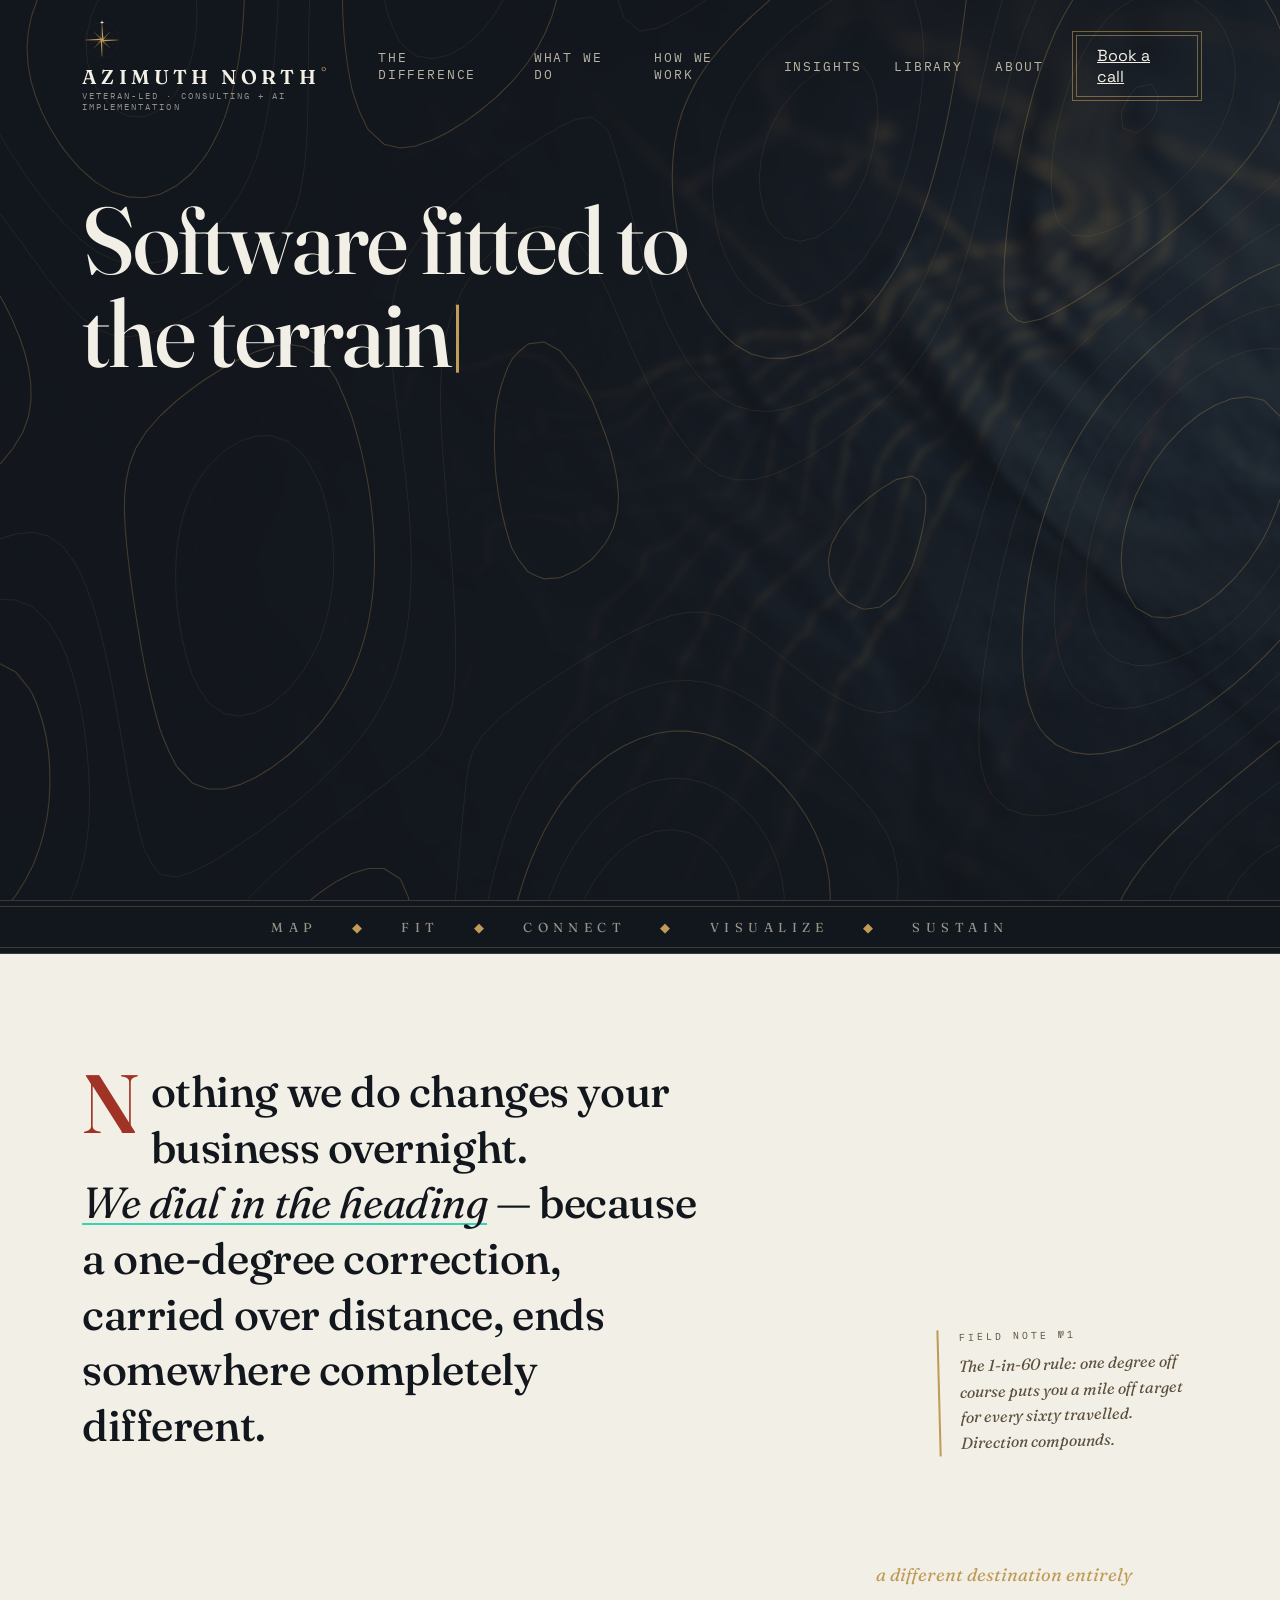
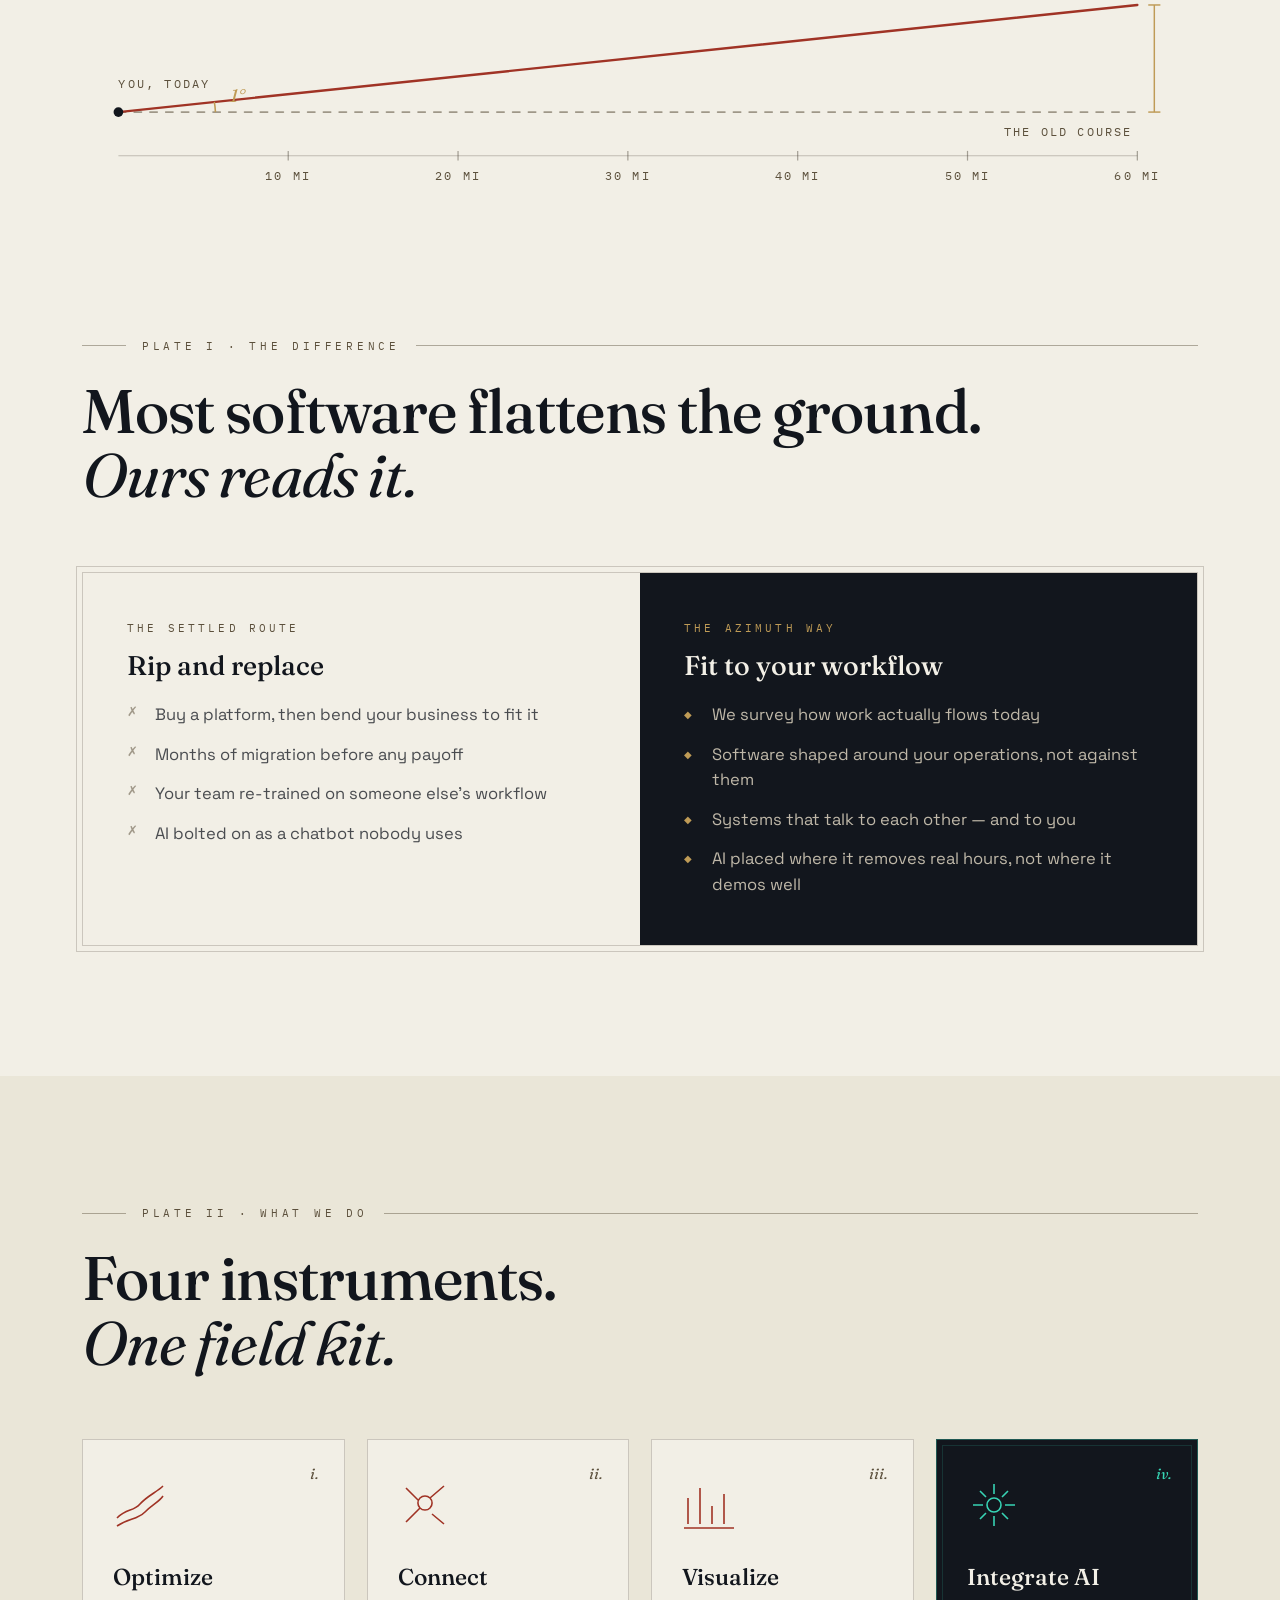
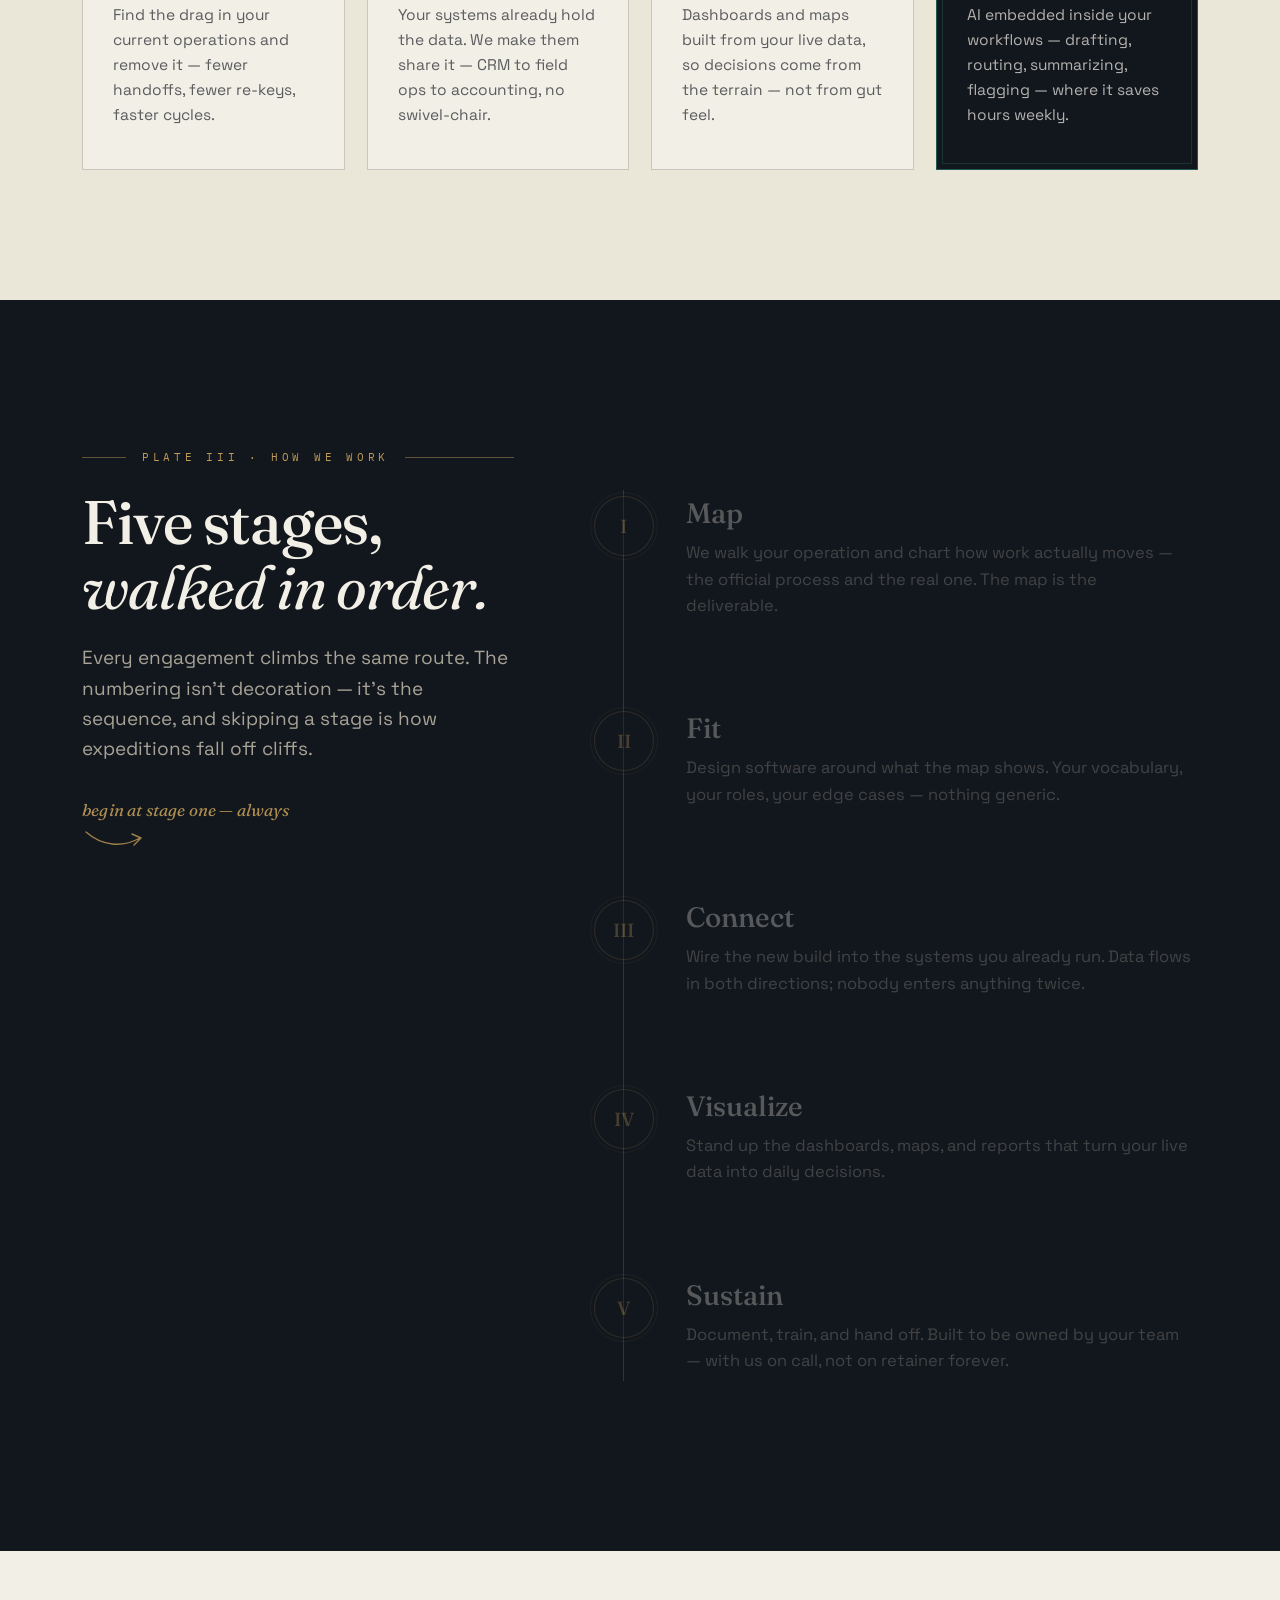
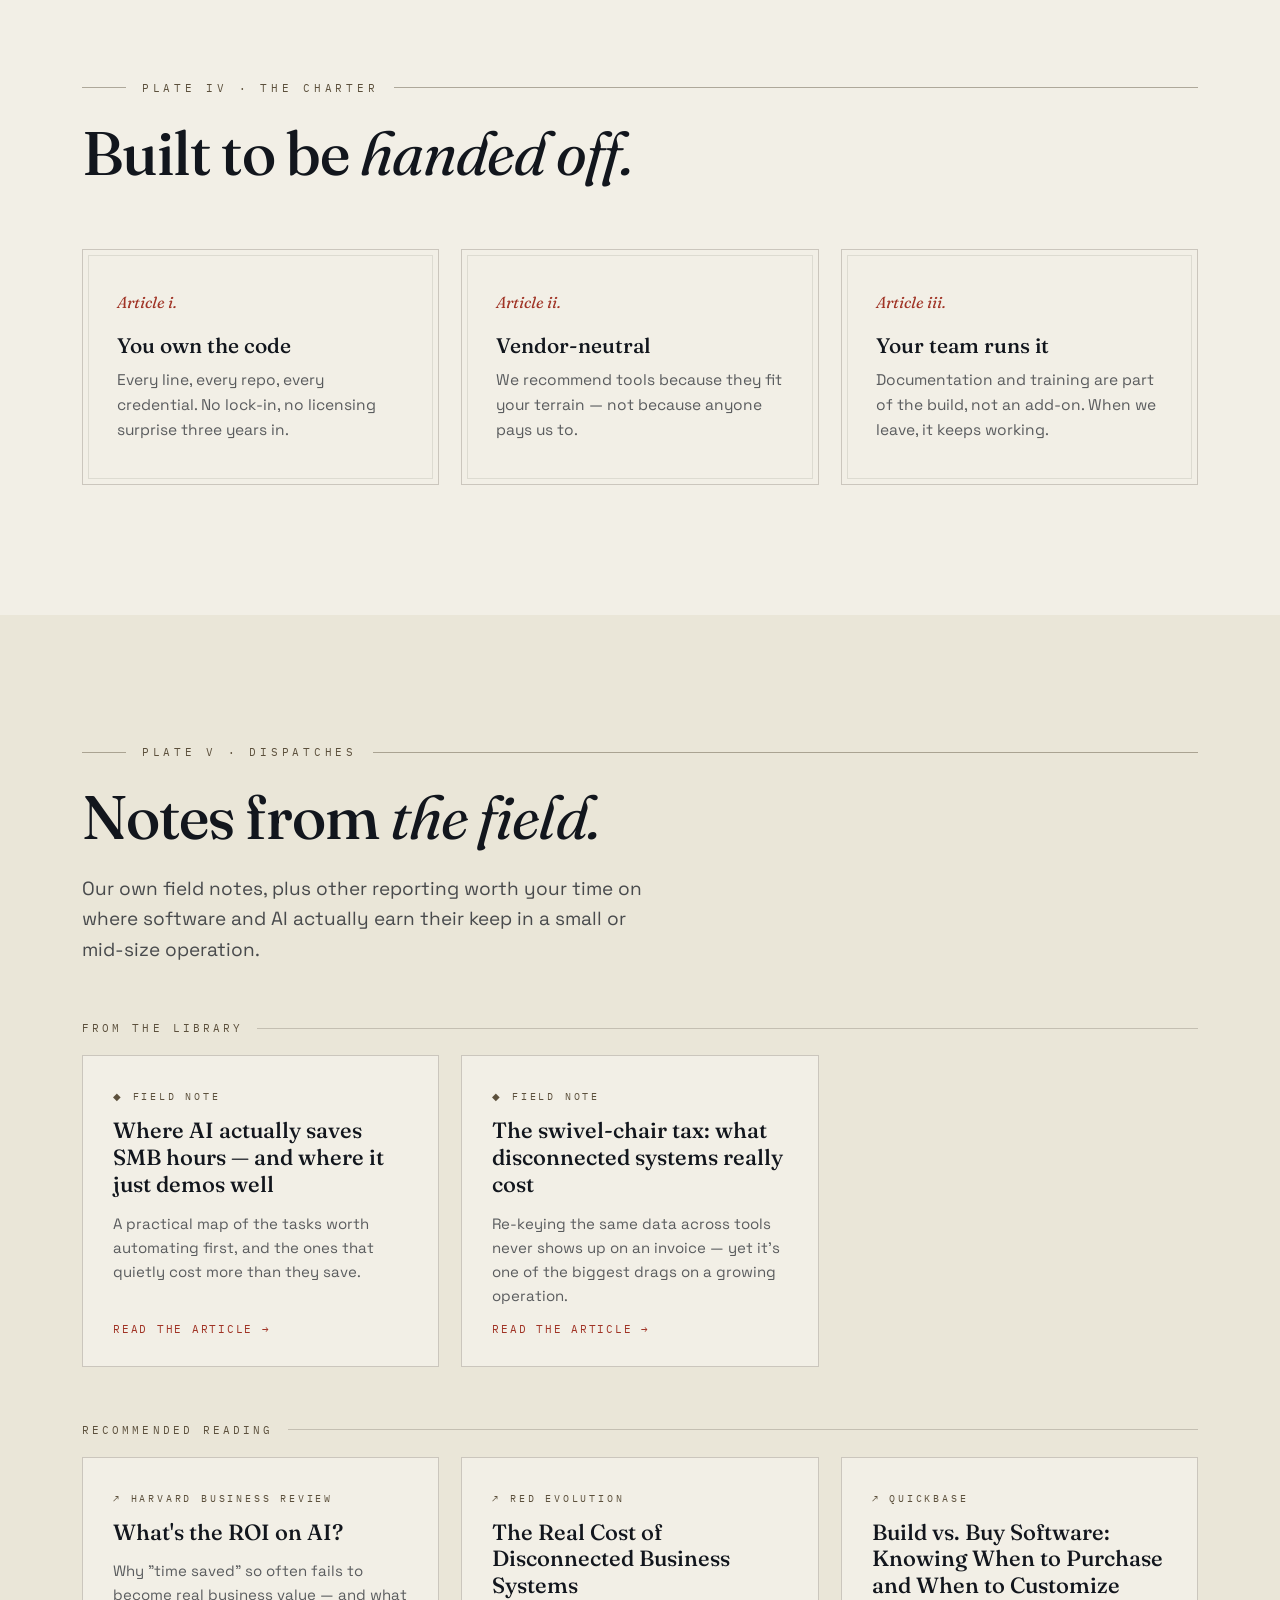
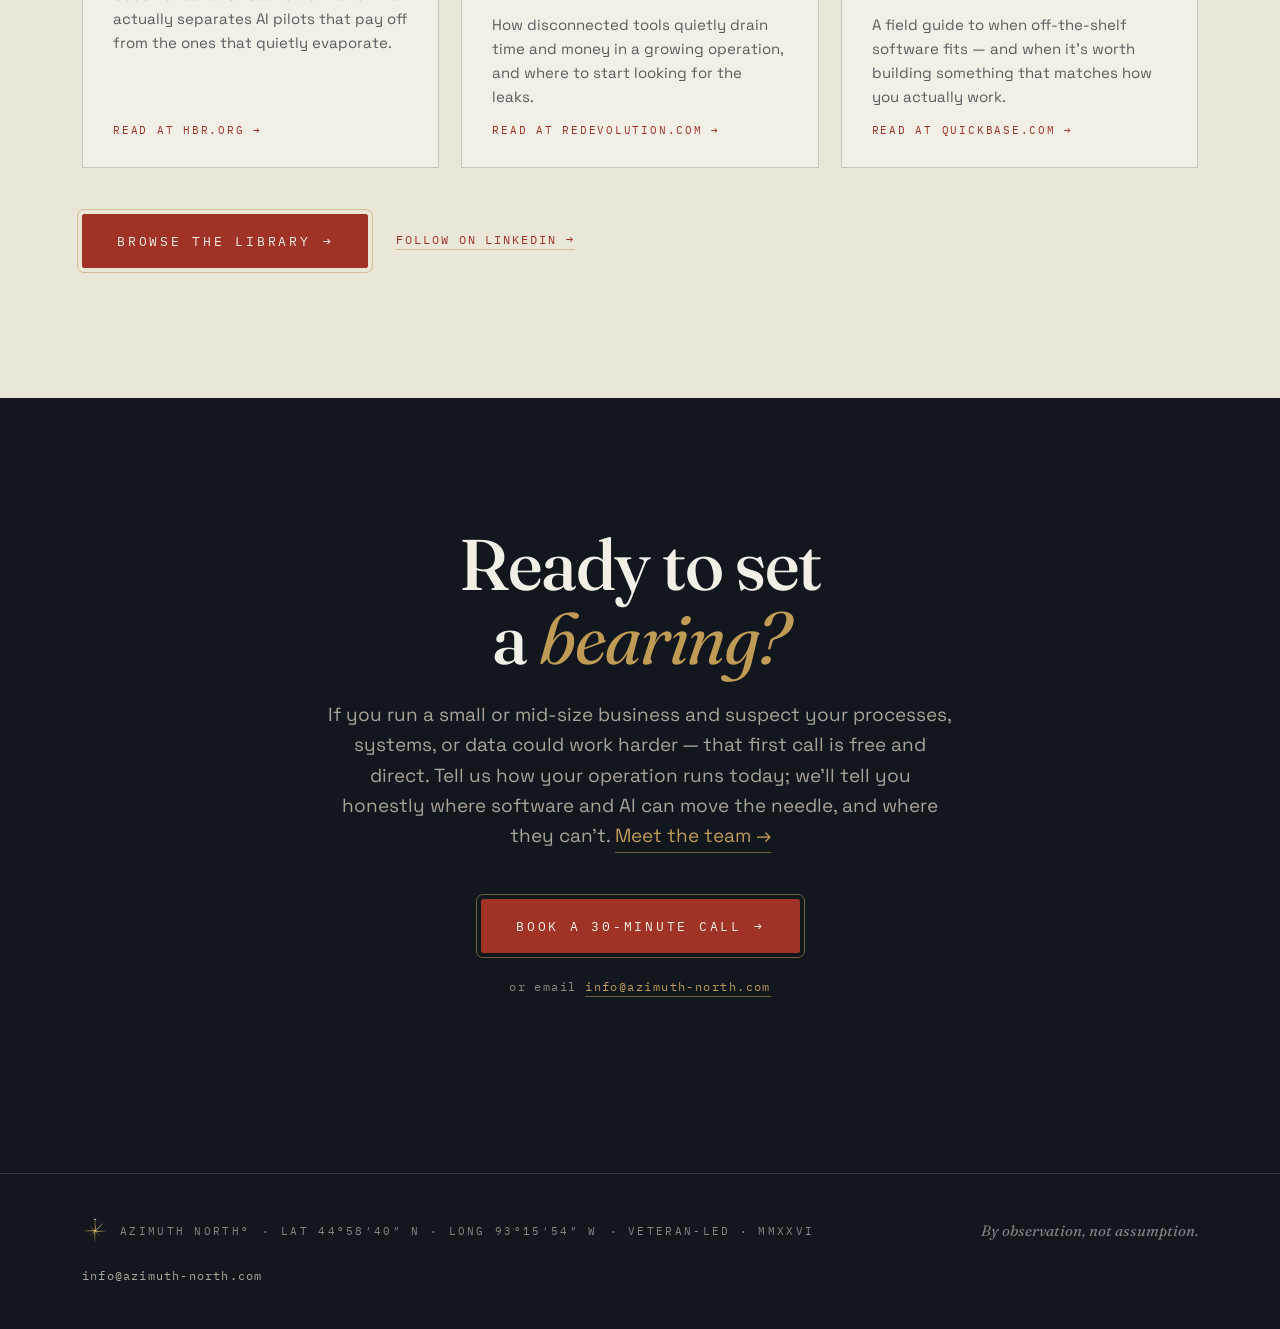
<file: index.html>
<!DOCTYPE html>
<html lang="en">
<head>
<meta charset="UTF-8">
<meta name="viewport" content="width=device-width, initial-scale=1.0">
<title>Azimuth North — Consulting &amp; AI Implementation for Small &amp; Mid-Size Business</title>
<meta name="description" content="Azimuth North builds custom software and AI integration fitted to how your business already operates. Surveyed, charted, built to be handed off.">
<meta name="theme-color" content="#12161d">
<link rel="icon" href="/favicon.svg" type="image/svg+xml">
<link rel="icon" href="/favicon-96.png" sizes="96x96" type="image/png">
<link rel="apple-touch-icon" href="/apple-touch-icon.png">
<link rel="manifest" href="/site.webmanifest">
<link rel="preconnect" href="https://fonts.googleapis.com">
<link rel="preconnect" href="https://fonts.gstatic.com" crossorigin>
<link href="https://fonts.googleapis.com/css2?family=Fraunces:ital,opsz,wght@0,9..144,400;0,9..144,500;0,9..144,600;1,9..144,400;1,9..144,500&family=Space+Grotesk:wght@400;500;600&family=IBM+Plex+Mono:wght@400;500&family=Great+Vibes&display=swap" rel="stylesheet">
<!-- warm up the next pages so navigation feels instant -->
<link rel="prefetch" href="library.html">
<link rel="prefetch" href="about.html">
<style>
:root{
  --ink:#12161d;          /* midnight chart */
  --ink-2:#1a2029;
  --paper:#f2efe6;        /* warm survey paper, modern */
  --paper-2:#eae6d8;
  --brass:#bf9b56;        /* instrument brass — heritage */
  --brass-dim:rgba(191,155,86,.55);
  --mint:#37d3b4;         /* signal mint — the AI layer */
  --oxblood:#a03325;      /* wax seal red */
  --sepia:#5c503c;        /* faded ink on paper */
  --line:rgba(46,38,26,.2);
  --line-dark:rgba(242,239,230,.16);
  --mono:'IBM Plex Mono',monospace;
  --serif:'Space Grotesk',sans-serif;
  --disp:'Fraunces',serif;
}
*{margin:0;padding:0;box-sizing:border-box}
html{scroll-behavior:smooth;overflow-x:hidden}
body{font-family:var(--serif);background:var(--paper);color:var(--ink);overflow-x:hidden;font-size:16px}
::selection{background:var(--mint);color:var(--ink)}

/* paper grain over everything */
body::after{content:"";position:fixed;inset:0;z-index:98;pointer-events:none;opacity:.3;mix-blend-mode:overlay;background-image:url("data:image/svg+xml,%3Csvg xmlns='http://www.w3.org/2000/svg' width='240' height='240'%3E%3Cfilter id='n'%3E%3CfeTurbulence type='fractalNoise' baseFrequency='.9' numOctaves='2'/%3E%3CfeColorMatrix values='0 0 0 0 0.5 0 0 0 0 0.45 0 0 0 0 0.35 0 0 0 .35 0'/%3E%3C/filter%3E%3Crect width='240' height='240' filter='url(%23n)'/%3E%3C/svg%3E")}

/* ---------- preloader ---------- */
#loader{position:fixed;inset:0;z-index:100;background:var(--ink);display:flex;align-items:center;justify-content:center;flex-direction:column;gap:30px;transition:transform .5s cubic-bezier(.76,0,.24,1)}
#loader.done{transform:translateY(-100%)}
#loader .dial{width:150px;height:150px}
#loader .dial svg{width:100%;height:100%}
#loader .brg{font-family:var(--mono);font-size:12px;letter-spacing:.32em;color:var(--brass)}
#loader .brg .num{display:inline-block;min-width:3.4em;text-align:right}
#loader .motto{font-family:var(--disp);font-style:italic;font-size:15px;color:rgba(239,230,208,.55);letter-spacing:.04em}

/* ---------- cursor reticle ---------- */
#reticle{position:fixed;z-index:99;width:34px;height:34px;pointer-events:none;mix-blend-mode:difference;opacity:0;transition:opacity .3s,width .25s,height .25s;transform:translate(-50%,-50%)}
#reticle::before,#reticle::after{content:"";position:absolute;background:#fff}
#reticle::before{left:50%;top:0;width:1px;height:100%;transform:translateX(-50%)}
#reticle::after{top:50%;left:0;height:1px;width:100%;transform:translateY(-50%)}
#reticle .ring{position:absolute;inset:6px;border:1px solid #fff;border-radius:50%}
body.has-cursor #reticle{opacity:.9}
#reticle.hot{width:56px;height:56px}
@media (hover:none){#reticle{display:none}}

/* ---------- shared ---------- */
.wrap{max-width:1180px;margin:0 auto;padding:0 32px}
.plate{font-family:var(--mono);font-size:11px;letter-spacing:.34em;text-transform:uppercase;display:flex;align-items:center;gap:16px;color:var(--sepia)}
.plate::before,.plate::after{content:"";height:1px;background:currentColor;opacity:.45}
.plate::before{width:44px}
.plate::after{flex:1}
section{position:relative}
.section-pad{padding:130px 0}
h2.title{font-family:var(--disp);font-weight:500;font-size:clamp(36px,4.8vw,62px);line-height:1.05;letter-spacing:-.015em;margin:26px 0 0}
h2.title em{font-style:italic;font-weight:400}
.lede{font-size:19px;line-height:1.6;color:rgba(18,22,29,.75);max-width:560px}

.epigraph{font-family:var(--disp);font-style:italic;font-size:17px;color:var(--sepia);margin-top:20px;max-width:52ch;line-height:1.5}
.epigraph b{font-style:normal;font-weight:400;font-family:var(--mono);font-size:10px;letter-spacing:.24em;text-transform:uppercase;display:block;margin-top:6px;color:var(--brass)}
.on-dark .epigraph{color:rgba(242,239,230,.6)}

/* reveal choreography */
.rv{transition:opacity .9s cubic-bezier(.22,1,.36,1),transform .9s cubic-bezier(.22,1,.36,1)}
html.js .rv:not(.in){opacity:0;transform:translateY(34px)}
.rv.in{opacity:1;transform:none}
.rv-d1{transition-delay:.08s}.rv-d2{transition-delay:.16s}.rv-d3{transition-delay:.24s}.rv-d4{transition-delay:.32s}

/* ---------- nav ---------- */
nav{position:fixed;top:0;left:0;right:0;z-index:60;padding:20px 0;transition:background .4s,backdrop-filter .4s,padding .4s,border-color .4s;border-bottom:1px solid transparent}
nav.scrolled{background:rgba(18,22,29,.85);backdrop-filter:blur(14px);padding:12px 0;border-bottom-color:var(--line-dark)}
nav .wrap{display:flex;align-items:center;justify-content:space-between}
.brand{display:flex;align-items:center;gap:14px;color:var(--paper);text-decoration:none}
.brand svg{width:40px;height:40px;transition:transform .7s cubic-bezier(.34,1.56,.64,1)}
.brand:hover svg{transform:rotate(-47deg)}
.brand .rose-needle{transform-origin:100px 100px;transition:transform .8s cubic-bezier(.34,1.56,.64,1)}
.brand .wm{font-family:var(--disp);font-weight:600;font-size:20px;letter-spacing:.22em;line-height:1}
.brand .deg{color:var(--brass);font-weight:400;font-size:.7em;vertical-align:.5em;margin-left:1px}
.brand .wm-stack{display:flex;flex-direction:column;gap:3px}
.brand .wm-sub{font-family:var(--mono);font-size:8.5px;letter-spacing:.24em;text-transform:uppercase;color:rgba(242,239,230,.55)}
.nav-right{display:flex;gap:32px;align-items:center}
.nav-links{display:flex;gap:32px;align-items:center}
.nav-links a{color:rgba(239,230,208,.75);text-decoration:none;font-size:13px;font-family:var(--mono);letter-spacing:.14em;text-transform:uppercase;transition:color .25s}
.nav-links a:hover,.nav-links a:focus-visible{color:var(--brass)}
.nav-cta{position:relative;border:1px solid var(--brass-dim);outline:1px solid var(--brass-dim);outline-offset:3px;padding:9px 20px;color:var(--paper) !important;transition:border-color .25s,background .25s,outline-color .25s}
.nav-cta::before{content:"";position:absolute;inset:-8px}
/* invisible tap-area expansion for small inline links (44x44px min touch target) */
.tap-target{position:relative;display:inline-block}
.tap-target::before{content:"";position:absolute;inset:-16px}
.nav-cta:hover{border-color:var(--brass);outline-color:var(--brass);background:rgba(191,155,86,.12)}
.nav-toggle{display:none;background:none;border:none;padding:10px;cursor:pointer;flex-direction:column;gap:5px;width:44px;height:44px;align-items:center;justify-content:center;flex-shrink:0}
.nav-toggle span{display:block;width:22px;height:2px;background:var(--paper);transition:transform .3s cubic-bezier(.22,1,.36,1),opacity .2s}
nav.open .nav-toggle span:nth-child(1){transform:translateY(7px) rotate(45deg)}
nav.open .nav-toggle span:nth-child(2){opacity:0}
nav.open .nav-toggle span:nth-child(3){transform:translateY(-7px) rotate(-45deg)}
@media(max-width:900px){
  nav .wrap{position:relative}
  .nav-toggle{display:flex}
  .nav-links{position:absolute;top:100%;left:0;right:0;flex-direction:column;align-items:stretch;gap:0;background:rgba(18,22,29,.97);backdrop-filter:blur(14px);border-top:1px solid var(--line-dark);padding:6px 32px 18px;max-height:0;overflow:hidden;transition:max-height .35s cubic-bezier(.22,1,.36,1)}
  .nav-links a{padding:14px 0;border-bottom:1px solid var(--line-dark);font-size:14px}
  nav.open .nav-links{max-height:420px}
}

/* ---------- hero ---------- */
#hero{min-height:100svh;background:var(--ink);color:var(--paper);display:flex;align-items:center;overflow:hidden;padding:140px 0 90px}
/* AI-generated survey chart, sits quietly beneath the live terrain for depth */
#hero .chart-bg{position:absolute;inset:-28px;z-index:0;pointer-events:none;
  background-image:linear-gradient(90deg,rgba(18,22,29,.98) 0%,rgba(18,22,29,.9) 40%,rgba(18,22,29,.55) 100%),url("assets/hero-bg.jpg");
  background-size:cover;background-position:center;opacity:.45;filter:blur(3px) saturate(.9)}
/* extra floor-to-ceiling vignette so the moving contours + headline stay the focus */
#hero .chart-bg::after{content:"";position:absolute;inset:0;background:radial-gradient(130% 108% at 68% 42%,transparent 24%,rgba(18,22,29,.72) 100%)}
/* on stacked/narrow layouts text spans full width, so keep the chart quieter + evenly dark */
@media(max-width:820px){#hero .chart-bg{opacity:.38;background-image:linear-gradient(180deg,rgba(18,22,29,.78) 0%,rgba(18,22,29,.55) 60%,rgba(18,22,29,.7) 100%),url("assets/hero-bg.jpg")}}
#terrain{position:absolute;inset:0;width:100%;height:100%;display:block;z-index:1}
#hero .hud{position:absolute;font-family:var(--mono);font-size:10.5px;letter-spacing:.24em;color:rgba(239,230,208,.5);display:flex;gap:10px;align-items:center;text-transform:uppercase}
#hero .hud .tick{width:22px;height:1px;background:var(--brass-dim)}
.hud-tl{top:100px;left:32px}
.hud-tr{top:100px;right:32px}
.hud-bl{bottom:34px;left:32px}
.hud-br{bottom:34px;right:32px}
#brg-live{color:var(--mint)}
.hero-inner{position:relative;z-index:2;width:100%}
.hero-plate{color:var(--brass);font-family:var(--mono);font-size:11px;letter-spacing:.34em;text-transform:uppercase;display:flex;align-items:center;gap:16px}
.hero-plate::before{content:"";width:44px;height:1px;background:var(--brass-dim)}
h1{font-family:var(--disp);font-weight:500;font-size:clamp(46px,7.4vw,100px);line-height:.98;letter-spacing:-.02em;margin:30px 0 32px;max-width:13ch}
/* typed line + handwritten line: sizer holds final layout, live layer animates over it */
h1{position:relative;font-kerning:none}
h1 .type-sizer{visibility:hidden}
h1 .type-live{position:absolute;inset:0}
html:not(.js) h1 .type-sizer{visibility:visible}
html:not(.js) h1 .type-live{display:none}
h1 .hand{display:block;font-family:'Great Vibes',cursive;font-style:normal;font-weight:400;color:var(--brass);font-size:1.14em;line-height:1.02;letter-spacing:0;margin-top:.04em;transform:rotate(-1.2deg);transform-origin:left bottom}
/* typed chars are pre-rendered so layout is final from the first frame — no reflow while typing */
.tchar{opacity:0;transition:opacity .12s linear}
.tchar.on{opacity:1}
.tchar.instant{transition:none}
#typeCaret{display:inline-block;width:3px;height:.72em;margin-left:.06em;margin-right:-.06em;background:var(--brass);vertical-align:baseline;transform:translateY(.06em);animation:caretBlink 1.05s steps(1) infinite;transition:opacity .25s ease-in}
#typeCaret.fade{animation:none;opacity:0}
@keyframes caretBlink{50%{opacity:0}}
/* each word wipes on left-to-right like a pen stroke; gentle in-out = pen accelerates and settles */
.hword{display:inline-block;white-space:nowrap;clip-path:inset(-.45em calc(100% + .2em) -.55em -.2em);transition-property:clip-path;transition-timing-function:cubic-bezier(.45,.05,.55,.95)}
h1 .hand.written .hword{clip-path:inset(-.45em -.25em -.55em -.2em)}
h1 .hand.instant .hword{transition:none !important}
/* while the headline plays, the rest of the hero waits its turn, then rises in */
html.js body.hero-anim .hero-sub:not(.go),html.js body.hero-anim .cta-row:not(.go){opacity:0;transform:translateY(14px)}
body.hero-anim .hero-sub,body.hero-anim .cta-row{transition:opacity .8s cubic-bezier(.22,1,.36,1),transform .8s cubic-bezier(.22,1,.36,1)}
.hero-sub{font-size:20px;line-height:1.6;color:rgba(239,230,208,.72);max-width:520px;margin-bottom:46px}
.cta-row{display:flex;gap:20px;flex-wrap:wrap;align-items:center}
.btn{position:relative;display:inline-flex;align-items:center;gap:12px;font-family:var(--mono);font-size:12.5px;letter-spacing:.22em;text-transform:uppercase;text-decoration:none;padding:18px 34px;border-radius:2px;transition:transform .2s ease;will-change:transform}
.btn-solid{background:var(--oxblood);color:var(--paper);border:1px solid var(--oxblood);outline:1px solid var(--brass-dim);outline-offset:4px;overflow:hidden}
.btn-solid>*{position:relative;z-index:1}
.btn-solid::before{content:"";position:absolute;inset:0;background:var(--brass);transform:translateY(101%);transition:transform .35s cubic-bezier(.76,0,.24,1)}
.btn-solid:hover::before{transform:none}
.btn-solid:hover{color:var(--ink)}
.btn-solid .arrow{transition:transform .3s cubic-bezier(.34,1.56,.64,1)}
.btn-solid:hover .arrow{transform:translateX(5px)}
.btn-ghost{color:var(--paper);border:1px solid rgba(239,230,208,.35);outline:1px solid transparent;outline-offset:4px;transition:border-color .25s,color .25s,outline-color .25s}
.btn-ghost:hover{border-color:var(--brass);outline-color:var(--brass-dim);color:var(--brass)}
.scroll-hint{position:absolute;bottom:34px;left:50%;transform:translateX(-50%);z-index:2;font-family:var(--mono);font-size:10px;letter-spacing:.34em;color:rgba(239,230,208,.4);display:flex;flex-direction:column;align-items:center;gap:10px}
.scroll-hint .line{width:1px;height:44px;background:linear-gradient(var(--mint),transparent)}
@keyframes drop{0%{transform:scaleY(0);transform-origin:top}45%{transform:scaleY(1);transform-origin:top}55%{transform:scaleY(1);transform-origin:bottom}100%{transform:scaleY(0);transform-origin:bottom}}

/* ---------- expedition seal ---------- */
.seal{position:absolute;right:56px;bottom:110px;z-index:2;width:150px;height:150px;opacity:.9}
.seal .spin{transform-origin:50% 50%}
@keyframes sealspin{to{transform:rotate(360deg)}}
.seal text{font-family:var(--mono);font-size:10px;letter-spacing:.18em;fill:var(--brass)}
@media(max-width:1100px){.seal{right:32px;bottom:90px;width:120px;height:120px}}

/* ---------- marginalia ---------- */
.anno{font-family:var(--disp);font-style:italic;font-weight:400;color:var(--brass);font-size:17px;letter-spacing:.01em}
.anno svg{display:block}
.anno svg path{fill:none;stroke:var(--brass);stroke-width:1.4;stroke-linecap:round;stroke-linejoin:round;opacity:.8}
.anno-hero{position:absolute;z-index:2;right:230px;bottom:150px;transform:rotate(-4deg);text-align:right}
.anno-hero svg{margin:8px 0 0 auto}
.anno-proc{margin-top:34px;color:rgba(191,155,86,.9);transform:rotate(-2deg);display:inline-block}
.anno-proc svg{margin-top:6px}

/* ---------- engraved band ---------- */
.band{background:var(--ink);border-top:1px solid var(--line-dark);border-bottom:1px solid var(--line-dark);overflow:hidden;padding:18px 0;position:relative}
.band::before,.band::after{content:"";position:absolute;left:0;right:0;height:1px;background:var(--brass-dim);opacity:.5}
.band::before{top:5px}.band::after{bottom:5px}
.band .track{display:flex;justify-content:center;flex-wrap:wrap;width:100%;font-family:var(--disp);font-size:13px;letter-spacing:.42em;color:rgba(239,230,208,.6);white-space:nowrap;text-transform:uppercase}
.band .track span i{font-style:normal;color:var(--brass);margin:0 34px}
@keyframes scrollx{to{transform:translateX(-50%)}}

/* ---------- frontier statement ---------- */
#frontier{background:var(--paper);padding:110px 0 0}
#frontier .inner{display:flex;justify-content:space-between;align-items:flex-end;gap:60px;flex-wrap:wrap}
#frontier .st{font-family:var(--disp);font-weight:500;font-size:clamp(26px,3.4vw,44px);line-height:1.28;max-width:22ch;letter-spacing:-.01em}
#frontier .st::first-letter{font-size:1.9em;line-height:.8;color:var(--oxblood);float:left;padding:6px 12px 0 0;font-weight:600}
#frontier .st em{font-style:italic;font-weight:400;position:relative;white-space:nowrap}
#frontier .st em u{text-decoration:none;background:linear-gradient(var(--mint),var(--mint)) no-repeat 0 92%/0% 2px;transition:background-size 1.1s cubic-bezier(.22,1,.36,1) .3s}
#frontier .st.in em u{background-size:100% 2px}
#frontier .sub{font-family:var(--disp);font-style:italic;font-size:16px;color:var(--sepia);max-width:26ch;line-height:1.6;transform:rotate(-1.5deg);border-left:2px solid var(--brass);padding-left:20px}
#frontier .sub b{font-family:var(--mono);font-style:normal;font-weight:400;font-size:10px;letter-spacing:.3em;text-transform:uppercase;display:block;margin-bottom:8px;color:var(--sepia)}

/* ---------- one-degree diagram ---------- */
.thesis{margin-top:64px;width:100%}
.thesis svg{width:100%;height:auto;display:block;overflow:visible}
.thesis .lbl{font-family:var(--mono);font-size:10px;letter-spacing:.18em;fill:var(--sepia);text-transform:uppercase}
.thesis .anno-t{font-family:var(--disp);font-style:italic;font-size:15px;fill:var(--brass)}
.thesis .draw{stroke-dasharray:860;stroke-dashoffset:860;transition:stroke-dashoffset 2.2s cubic-bezier(.22,1,.36,1) .2s}
.thesis .draw2{transition-delay:.55s}
.thesis .fade{transition:opacity .8s ease 2.2s}
html.js .thesis:not(.in) .fade{opacity:0}
.thesis.in .draw{stroke-dashoffset:0}
.thesis.in .fade{opacity:1}

/* ---------- difference ---------- */
#difference{background:var(--paper)}
.diff-grid{display:grid;grid-template-columns:1fr 1fr;gap:0;border:1px solid var(--line);outline:1px solid var(--line);outline-offset:5px;margin-top:64px}
.diff-cell{background:var(--paper);padding:48px 44px}
.diff-cell.ours{background:var(--ink);color:var(--paper)}
.diff-cell h3{font-family:var(--disp);font-size:27px;font-weight:500;margin:14px 0 20px}
.diff-cell .tag{font-family:var(--mono);font-size:10.5px;letter-spacing:.3em;text-transform:uppercase;color:var(--sepia)}
.diff-cell.ours .tag{color:var(--brass)}
.diff-cell ul{list-style:none;display:grid;gap:14px}
.diff-cell li{padding-left:28px;position:relative;line-height:1.55;font-size:16.5px;color:rgba(18,22,29,.75)}
.diff-cell.ours li{color:rgba(239,230,208,.78)}
.diff-cell li::before{content:"✗";position:absolute;left:0;font-family:var(--mono);font-size:13px;color:rgba(92,80,60,.55)}
.diff-cell.ours li::before{content:"◆";color:var(--brass);font-size:10px;top:5px}
@media(max-width:820px){.diff-grid{grid-template-columns:1fr}}

/* ---------- capabilities ---------- */
#capabilities{background:var(--paper-2)}
.cap-grid{display:grid;grid-template-columns:repeat(4,1fr);gap:22px;margin-top:64px}
.cap{background:var(--paper);border:1px solid var(--line);padding:38px 30px 42px;transition:transform .45s cubic-bezier(.22,1,.36,1),box-shadow .45s,border-color .45s;position:relative}
.cap::after{content:"";position:absolute;inset:5px;border:1px solid transparent;transition:border-color .45s;pointer-events:none}
.cap:hover{transform:translateY(-8px);box-shadow:0 26px 48px -22px rgba(46,38,26,.4);border-color:var(--brass)}
.cap:hover::after{border-color:rgba(191,155,86,.4)}
.cap .ico{width:54px;height:54px;margin-bottom:26px}
.cap .ico path{fill:none;stroke:var(--oxblood);stroke-width:1.6;stroke-dasharray:300;stroke-dashoffset:300;transition:stroke-dashoffset 1.2s cubic-bezier(.22,1,.36,1)}
.cap.in .ico path,.cap:hover .ico path{stroke-dashoffset:0}
.cap h3{font-family:var(--disp);font-size:23px;font-weight:500;margin-bottom:12px}
.cap p{font-size:15.5px;line-height:1.6;color:rgba(18,22,29,.68)}
.cap .idx{position:absolute;top:24px;right:26px;font-family:var(--disp);font-style:italic;font-size:15px;color:var(--sepia)}
.cap-ai{background:var(--ink);border-color:rgba(55,211,180,.35)}
.cap-ai h3{color:var(--paper)}
.cap-ai p{color:rgba(242,239,230,.72)}
.cap-ai .idx{color:var(--mint)}
.cap-ai .ico path{stroke:var(--mint)}
.cap-ai:hover{border-color:var(--mint)}
.cap-ai:hover::after{border-color:rgba(55,211,180,.35)}
.cap-ai::after{border-color:rgba(55,211,180,.15)}
@media(max-width:1000px){.cap-grid{grid-template-columns:1fr 1fr}}
@media(max-width:560px){.cap-grid{grid-template-columns:1fr}}

/* ---------- process ---------- */
#process{background:var(--ink);color:var(--paper)}
#process .plate{color:var(--brass)}
#process .lede{color:rgba(239,230,208,.68)}
.proc-layout{display:grid;grid-template-columns:1fr 1.4fr;gap:80px;margin-top:20px}
.proc-sticky{position:sticky;top:120px;align-self:start}
.proc-steps{display:grid;gap:0;position:relative}
.proc-steps::before{content:"";position:absolute;left:29px;top:40px;bottom:40px;width:1px;background:rgba(239,230,208,.14)}
.proc-steps .fill{position:absolute;left:29px;top:40px;width:1px;background:var(--brass);height:0;transition:height .2s linear}
.step{display:grid;grid-template-columns:60px 1fr;gap:32px;padding:46px 0;opacity:.3;transition:opacity .5s}
.step.active{opacity:1}
.step .elev{font-family:var(--disp);font-size:19px;font-weight:500;color:var(--brass);border:1px solid var(--brass-dim);outline:1px solid rgba(191,155,86,.25);outline-offset:3px;border-radius:50%;width:60px;height:60px;display:flex;align-items:center;justify-content:center;background:var(--ink);position:relative;z-index:1}
.step h3{font-family:var(--disp);font-size:28px;font-weight:500;margin-bottom:10px}
.step p{color:rgba(239,230,208,.7);line-height:1.6;font-size:16.5px;max-width:46ch}
@media(max-width:900px){.proc-layout{grid-template-columns:1fr;gap:30px}.proc-sticky{position:static}}

/* ---------- trust / charter ---------- */
#trust{background:var(--paper)}
.trust-grid{display:grid;grid-template-columns:repeat(3,1fr);gap:22px;margin-top:64px}
.trust-card{border:1px solid var(--line);padding:42px 34px;background:var(--paper);position:relative}
.trust-card::after{content:"";position:absolute;inset:5px;border:1px solid rgba(46,38,26,.1);pointer-events:none}
.trust-card h3{font-family:var(--disp);font-size:21px;font-weight:500;margin:20px 0 10px}
.trust-card p{font-size:15.5px;line-height:1.6;color:rgba(18,22,29,.68)}
.trust-card .mark{font-family:var(--disp);font-style:italic;font-size:16px;color:var(--oxblood)}
@media(max-width:820px){.trust-grid{grid-template-columns:1fr}}

/* ---------- insights / dispatches ---------- */
#insights{background:var(--paper-2)}
.insight-grid{display:grid;grid-template-columns:repeat(3,1fr);gap:22px;margin-top:64px}
.insight{display:flex;flex-direction:column;gap:14px;background:var(--paper);border:1px solid var(--line);padding:34px 30px 30px;text-decoration:none;color:inherit;position:relative;transition:transform .45s cubic-bezier(.22,1,.36,1),box-shadow .45s,border-color .45s}
.insight::after{content:"";position:absolute;inset:5px;border:1px solid transparent;transition:border-color .45s;pointer-events:none}
.insight:hover{transform:translateY(-8px);box-shadow:0 26px 48px -22px rgba(46,38,26,.4);border-color:var(--brass)}
.insight:hover::after{border-color:rgba(191,155,86,.4)}
.insight .in-tag{font-family:var(--mono);font-size:10px;letter-spacing:.28em;text-transform:uppercase;color:var(--sepia);display:flex;align-items:center;gap:9px}
.insight h3{font-family:var(--disp);font-size:22px;font-weight:500;line-height:1.22;color:var(--ink)}
.insight p{font-size:15px;line-height:1.6;color:rgba(18,22,29,.68);flex:1}
.insight .read{font-family:var(--mono);font-size:11px;letter-spacing:.16em;text-transform:uppercase;color:var(--oxblood);transition:color .25s,transform .25s}
.insight:hover .read{color:var(--sepia)}
.insight .in-tag.ext{color:var(--sepia)}
.insight .src{font-family:var(--mono);font-size:10.5px;letter-spacing:.08em;color:var(--sepia)}
.in-sub{font-family:var(--mono);font-size:11px;letter-spacing:.28em;text-transform:uppercase;color:var(--sepia);display:flex;align-items:center;gap:14px}
.in-sub::after{content:"";flex:1;height:1px;background:var(--line)}
@media(max-width:900px){.insight-grid{grid-template-columns:1fr}}

/* ---------- cta ---------- */
#cta{background:var(--ink);color:var(--paper);text-align:center;overflow:hidden}
#cta .wrap{position:relative;z-index:2}
#cta h2{font-family:var(--disp);font-weight:500;font-size:clamp(40px,5.6vw,76px);letter-spacing:-.02em;line-height:1.03;margin-bottom:24px}
#cta h2 em{font-style:italic;font-weight:400;color:var(--brass)}
#cta p{color:rgba(239,230,208,.68);font-size:19px;max-width:52ch;margin:0 auto 46px;line-height:1.6}
#ctaTerrain{position:absolute;inset:0;width:100%;height:100%;opacity:.5}

/* ---------- footer ---------- */
footer{background:var(--ink);color:rgba(239,230,208,.55);border-top:1px solid var(--line-dark);padding:44px 0}
footer .wrap{display:flex;justify-content:space-between;align-items:center;gap:20px;flex-wrap:wrap}
footer .coords{font-family:var(--mono);font-size:10.5px;letter-spacing:.22em;display:flex;align-items:center;gap:12px}
footer a{color:rgba(239,230,208,.7);text-decoration:none;font-family:var(--mono);font-size:12px;letter-spacing:.1em}
footer a:hover{color:var(--brass)}
@media(max-width:600px){.coords-long{display:none}}

:focus-visible{outline:2px solid var(--brass);outline-offset:3px}

/* ---------- mobile refinement ---------- */
@media(max-width:820px){
  #hero{padding:120px 0 80px;min-height:auto}
  #hero .hud{display:none}
  h1{font-size:clamp(36px,10.5vw,64px)}
  .hero-sub{font-size:17px;margin-bottom:36px}
  .scroll-hint{display:none}
  .seal{display:none}
  .anno-hero{display:none}
  #frontier{padding:80px 0 0}
  #frontier .inner{gap:40px}
  #frontier .st{font-size:clamp(24px,6.4vw,34px)}
  #frontier .st em{white-space:normal}
  #frontier .sub{transform:none}
  .anno-proc{transform:none;font-size:15px}
  .step{grid-template-columns:44px 1fr;gap:16px;padding:36px 0}
  .step .elev{width:44px;height:44px;font-size:14px;outline-offset:2px}
  .step h3{font-size:23px}
  .step p{font-size:15px}
  .proc-steps::before,.proc-steps .fill{left:21px}
  .band .track{font-size:10px;letter-spacing:.24em}
  .band .track span i{margin:0 20px}
  .brand{gap:10px}
  .brand .wm{font-size:13px;letter-spacing:.12em}
  .brand .wm-sub{display:none}
  .brand svg{width:30px;height:30px}
  .nav-cta{padding:8px 14px;font-size:11px;letter-spacing:.1em;outline-offset:2px}
  .section-pad{padding:88px 0}
  h2.title{font-size:clamp(30px,7.6vw,44px)}
  .diff-grid{outline-offset:3px}
  .diff-cell{padding:34px 24px}
  .btn{padding:15px 22px;font-size:11px;letter-spacing:.14em;outline-offset:3px}
  #cta p{font-size:16px}
  footer .wrap{flex-direction:column;align-items:center;text-align:center;gap:16px}
  footer .coords{letter-spacing:.12em;line-height:2;flex-wrap:wrap;justify-content:center;max-width:100%}
}
@media(max-width:480px){
  .wrap{padding:0 20px}
  h1{font-size:clamp(32px,10.5vw,40px)}
  .cta-row{flex-direction:column;align-items:stretch}
  .cta-row .btn{width:100%;justify-content:center}
  #cta .btn{max-width:100%;letter-spacing:.08em;padding:15px 14px}
  .nav-links{gap:0}
  #loader .motto{font-size:13px;padding:0 24px;text-align:center}
}

@media (prefers-reduced-motion:reduce){
  *,*::before,*::after{animation-duration:.01ms !important;animation-iteration-count:1 !important;transition-duration:.01ms !important}
  .rv{opacity:1 !important;transform:none !important}
  .thesis .fade{opacity:1 !important}
  .hword{clip-path:none !important}
  .tchar{opacity:1 !important}
  body.hero-anim .hero-sub,body.hero-anim .cta-row{opacity:1 !important;transform:none !important}
  #typeCaret{display:none !important}
  #loader{display:none}
  .scroll-hint .line{animation:none}
}
</style>
<noscript><style>#loader{display:none!important}</style></noscript>
<meta property="og:image" content="https://azimuth-north.com/og-image.png">
<meta property="og:image:width" content="1200">
<meta property="og:image:height" content="630">
<meta name="twitter:image" content="https://azimuth-north.com/og-image.png">
<link rel="canonical" href="https://azimuth-north.com/">
<meta property="og:type" content="website">
<meta property="og:site_name" content="Azimuth North">
<meta property="og:title" content="Azimuth North — Consulting &amp; AI Implementation for Small &amp; Mid-Size Business">
<meta property="og:description" content="Veteran-led consulting and AI implementation. We find the friction in your processes and systems, then build the software and AI tooling that removes it.">
<meta property="og:url" content="https://azimuth-north.com/">
<meta name="twitter:card" content="summary_large_image">
<meta name="twitter:title" content="Azimuth North — Consulting &amp; AI Implementation">
<meta name="twitter:description" content="Veteran-led consulting and AI implementation for small and mid-size business.">
<script type="application/ld+json">{"@context":"https://schema.org","@type":"Organization","name":"Azimuth North","url":"https://azimuth-north.com","logo":"https://azimuth-north.com/icon-512.png","image":"https://azimuth-north.com/og-image.png","description":"Veteran-led consulting and AI implementation for small and mid-size business.","founder":{"@type":"Person","name":"Nick Vandam"},"sameAs":["https://www.linkedin.com/in/nicholasvandam/"]}</script>
<script type="application/ld+json">{"@context":"https://schema.org","@type":"WebSite","name":"Azimuth North","url":"https://azimuth-north.com"}</script>
</head>
<body>
<script>document.documentElement.classList.add('js')</script>

<!-- compass rose symbol, reused everywhere -->
<svg width="0" height="0" style="position:absolute" aria-hidden="true">
  <defs>
    <g id="rose">
      <!-- graduated bezel -->
      <circle cx="100" cy="100" r="95" fill="none" stroke="currentColor" stroke-width="1" opacity=".45" stroke-dasharray="1.5 4.47"/>
      <circle cx="100" cy="100" r="86" fill="none" stroke="currentColor" stroke-width=".75" opacity=".35"/>
      <circle cx="100" cy="100" r="56" fill="none" stroke="currentColor" stroke-width=".75" opacity=".3"/>
      <!-- intercardinal points (NE SE SW NW) -->
      <g opacity=".65">
        <g transform="translate(100 100) rotate(45)"><path d="M0 -54 L5.5 0 L0 0 Z" fill="currentColor"/><path d="M0 -54 L-5.5 0 L0 0 Z" fill="none" stroke="currentColor" stroke-width="1"/></g>
        <g transform="translate(100 100) rotate(135)"><path d="M0 -54 L5.5 0 L0 0 Z" fill="currentColor"/><path d="M0 -54 L-5.5 0 L0 0 Z" fill="none" stroke="currentColor" stroke-width="1"/></g>
        <g transform="translate(100 100) rotate(225)"><path d="M0 -54 L5.5 0 L0 0 Z" fill="currentColor"/><path d="M0 -54 L-5.5 0 L0 0 Z" fill="none" stroke="currentColor" stroke-width="1"/></g>
        <g transform="translate(100 100) rotate(315)"><path d="M0 -54 L5.5 0 L0 0 Z" fill="currentColor"/><path d="M0 -54 L-5.5 0 L0 0 Z" fill="none" stroke="currentColor" stroke-width="1"/></g>
      </g>
      <!-- cardinal points, north emphasized -->
      <g transform="translate(100 100) rotate(90)"><path d="M0 -82 L7 0 L0 0 Z" fill="currentColor"/><path d="M0 -82 L-7 0 L0 0 Z" fill="none" stroke="currentColor" stroke-width="1.1"/></g>
      <g transform="translate(100 100) rotate(180)"><path d="M0 -82 L7 0 L0 0 Z" fill="currentColor"/><path d="M0 -82 L-7 0 L0 0 Z" fill="none" stroke="currentColor" stroke-width="1.1"/></g>
      <g transform="translate(100 100) rotate(270)"><path d="M0 -82 L7 0 L0 0 Z" fill="currentColor"/><path d="M0 -82 L-7 0 L0 0 Z" fill="none" stroke="currentColor" stroke-width="1.1"/></g>
      <g class="north" transform="translate(100 100)"><path d="M0 -78 L8 0 L0 0 Z" fill="currentColor"/><path d="M0 -78 L-8 0 L0 0 Z" fill="none" stroke="currentColor" stroke-width="1.2"/><path d="M0 -99 L2.6 -90.6 L11 -88 L2.6 -85.4 L0 -77 L-2.6 -85.4 L-11 -88 L-2.6 -90.6 Z" fill="#f2efe6"/></g>
      <circle cx="100" cy="100" r="4" fill="currentColor"/>
    </g>
  </defs>
</svg>

<!-- preloader -->
<div id="loader" aria-hidden="true">
  <div class="dial">
    <svg viewBox="0 0 200 200">
      <g color="#bf9b56"><use href="#rose"/></g>
      <path d="M100 28 A72 72 0 0 1 152.7 51.0" fill="none" stroke="#a03325" stroke-width="2.5" stroke-linecap="round" stroke-dasharray="60" stroke-dashoffset="60" id="dialArc"/>
      <g id="dialNeedle" transform="rotate(0 100 100)">
        <line x1="100" y1="100" x2="100" y2="16" stroke="#efe6d0" stroke-width="2" stroke-linecap="round"/>
        <circle cx="100" cy="16" r="4" fill="#a03325"/>
      </g>
    </svg>
  </div>
  <div class="brg">BEARING <span class="num" id="brgNum">000.0</span>°</div>
  <div class="motto">By observation, not assumption.</div>
</div>

<nav id="nav">
  <div class="wrap">
    <a class="brand tap-target" href="#hero" aria-label="Azimuth home">
      <svg viewBox="0 0 200 200" aria-hidden="true">
        <g color="#bf9b56"><use href="#rose"/></g>
        <g class="rose-needle" id="brandNeedle" transform="rotate(47 100 100)">
          <line x1="100" y1="100" x2="100" y2="22" stroke="#efe6d0" stroke-width="3" stroke-linecap="round"/>
          <circle cx="100" cy="22" r="6" fill="#a03325"/>
        </g>
      </svg>
      <span class="wm-stack"><span class="wm">AZIMUTH&nbsp;NORTH<sup class="deg">°</sup></span><span class="wm-sub">Veteran-Led · Consulting + AI Implementation</span></span>
    </a>
    <div class="nav-right">
      <div class="nav-links" id="navLinks">
        <a href="#difference">The Difference</a>
        <a href="#capabilities">What we do</a>
        <a href="#process">How we work</a>
        <a href="#insights">Insights</a>
        <a href="library.html">Library</a>
        <a href="about.html">About</a>
      </div>
      <a href="https://cal.com/nicholas-vandam-gm8vid/30min" target="_blank" rel="noopener" class="nav-cta" data-cal-namespace="30min" data-cal-link="nicholas-vandam-gm8vid/30min" data-cal-config='{"layout":"month_view"}'>Book a call</a>
      <button class="nav-toggle" id="navToggle" type="button" aria-expanded="false" aria-controls="navLinks" aria-label="Open menu">
        <span></span><span></span><span></span>
      </button>
    </div>
  </div>
</nav>

<!-- hero -->
<section id="hero">
  <div class="chart-bg" aria-hidden="true"></div>
  <canvas id="terrain" aria-hidden="true"></canvas>

  <div class="wrap hero-inner">
    <h1 id="headline" aria-label="Software fitted to the terrain you already operate on.">
      <span class="type-sizer" aria-hidden="true">Software fitted to the&nbsp;terrain<em class="hand">you already operate on.</em></span>
      <span class="type-live" aria-hidden="true"><span id="typedTxt"></span><span id="typeCaret"></span><em class="hand" id="handTxt"></em></span>
    </h1>
    <p class="hero-sub rv rv-d2 in">Azimuth North is a veteran-led consulting and AI-implementation firm. We find the friction in your processes and systems, then build the software and AI tooling that removes it — fitted to how your business already runs.</p>
    <div class="cta-row rv rv-d3 in">
      <a class="btn btn-solid" href="https://cal.com/nicholas-vandam-gm8vid/30min" target="_blank" rel="noopener" data-cal-namespace="30min" data-cal-link="nicholas-vandam-gm8vid/30min" data-cal-config='{"layout":"month_view"}' data-magnetic><span>Schedule a call</span> <span class="arrow">→</span></a>
      <a class="btn btn-ghost" href="#process" data-magnetic>How we work</a>
    </div>
  </div>
</section>

<!-- engraved band -->
<div class="band" aria-hidden="true">
  <div class="track">
    <span>Map<i>◆</i>Fit<i>◆</i>Connect<i>◆</i>Visualize<i>◆</i>Sustain</span>
  </div>
</div>

<!-- the one-degree thesis -->
<section id="frontier">
  <div class="wrap inner">
    <p class="st rv">Nothing we do changes your business overnight. <em><u>We dial in the heading</u></em> — because a one-degree correction, carried over distance, ends somewhere completely different.</p>
    <div class="sub rv rv-d1"><b>Field note №1</b>The 1-in-60 rule: one degree off course puts you a mile off target for every sixty travelled. Direction compounds.</div>
  </div>
  <div class="wrap">
    <div class="thesis rv" aria-label="Diagram: a one-degree heading correction diverging from the old course over distance">
      <svg viewBox="0 0 920 240">
        <!-- distance ticks -->
        <g class="fade">
          <line x1="30" y1="196" x2="870" y2="196" stroke="rgba(46,38,26,.25)" stroke-width="1"/>
          <line x1="170" y1="192" x2="170" y2="200" stroke="rgba(46,38,26,.4)"/><text class="lbl" x="170" y="216" text-anchor="middle">10 mi</text>
          <line x1="310" y1="192" x2="310" y2="200" stroke="rgba(46,38,26,.4)"/><text class="lbl" x="310" y="216" text-anchor="middle">20 mi</text>
          <line x1="450" y1="192" x2="450" y2="200" stroke="rgba(46,38,26,.4)"/><text class="lbl" x="450" y="216" text-anchor="middle">30 mi</text>
          <line x1="590" y1="192" x2="590" y2="200" stroke="rgba(46,38,26,.4)"/><text class="lbl" x="590" y="216" text-anchor="middle">40 mi</text>
          <line x1="730" y1="192" x2="730" y2="200" stroke="rgba(46,38,26,.4)"/><text class="lbl" x="730" y="216" text-anchor="middle">50 mi</text>
          <line x1="870" y1="192" x2="870" y2="200" stroke="rgba(46,38,26,.4)"/><text class="lbl" x="870" y="216" text-anchor="middle">60 mi</text>
        </g>
        <!-- the heading you're on -->
        <line class="draw" x1="30" y1="160" x2="870" y2="160" stroke="rgba(92,80,60,.55)" stroke-width="1.4" stroke-dasharray="860" stroke-linecap="round" style="stroke-dasharray:6 7"/>
        <line class="draw" x1="30" y1="160" x2="870" y2="160" stroke="transparent" stroke-width="1.4"/>
        <!-- the corrected heading -->
        <line class="draw draw2" x1="30" y1="160" x2="870" y2="71.7" stroke="var(--oxblood)" stroke-width="2" stroke-linecap="round"/>
        <!-- one-degree arc at origin -->
        <g class="fade">
          <path d="M110 160 A80 80 0 0 0 109.1 151.6" fill="none" stroke="var(--brass)" stroke-width="1.3"/>
          <text class="anno-t" x="122" y="152">1°</text>
          <circle cx="30" cy="160" r="4" fill="var(--ink)"/>
          <text class="lbl" x="30" y="140" text-anchor="start">You, today</text>
        </g>
        <!-- the gap at distance -->
        <g class="fade">
          <line x1="884" y1="71.7" x2="884" y2="160" stroke="var(--brass)" stroke-width="1.2"/>
          <line x1="879" y1="71.7" x2="889" y2="71.7" stroke="var(--brass)" stroke-width="1.2"/>
          <line x1="879" y1="160" x2="889" y2="160" stroke="var(--brass)" stroke-width="1.2"/>
          <text class="anno-t" x="866" y="52" text-anchor="end">a different destination entirely</text>
          <text class="lbl" x="866" y="180" text-anchor="end">the old course</text>
        </g>
      </svg>
    </div>
  </div>
</section>

<!-- difference -->
<section id="difference" class="section-pad">
  <div class="wrap">
    <div class="plate rv">Plate I · The Difference</div>
    <h2 class="title rv rv-d1">Most software flattens the ground.<br><em>Ours reads it.</em></h2>
    <div class="diff-grid rv rv-d2">
      <div class="diff-cell">
        <div class="tag">The settled route</div>
        <h3>Rip and replace</h3>
        <ul>
          <li>Buy a platform, then bend your business to fit it</li>
          <li>Months of migration before any payoff</li>
          <li>Your team re-trained on someone else's workflow</li>
          <li>AI bolted on as a chatbot nobody uses</li>
        </ul>
      </div>
      <div class="diff-cell ours">
        <div class="tag">The Azimuth way</div>
        <h3>Fit to your workflow</h3>
        <ul>
          <li>We survey how work actually flows today</li>
          <li>Software shaped around your operations, not against them</li>
          <li>Systems that talk to each other — and to you</li>
          <li>AI placed where it removes real hours, not where it demos well</li>
        </ul>
      </div>
    </div>
  </div>
</section>

<!-- capabilities -->
<section id="capabilities" class="section-pad">
  <div class="wrap">
    <div class="plate rv">Plate II · What we do</div>
    <h2 class="title rv rv-d1">Four instruments.<br><em>One field kit.</em></h2>
    <div class="cap-grid">
      <div class="cap rv">
        <span class="idx">i.</span>
        <svg class="ico" viewBox="0 0 54 54"><path d="M4 40 C14 30, 20 34, 27 26 S 44 14, 50 8 M4 48 C16 40, 24 42, 32 34 S 46 24, 50 18"/></svg>
        <h3>Optimize</h3>
        <p>Find the drag in your current operations and remove it — fewer handoffs, fewer re-keys, faster cycles.</p>
      </div>
      <div class="cap rv rv-d1">
        <span class="idx">ii.</span>
        <svg class="ico" viewBox="0 0 54 54"><path d="M8 44 L22 30 M32 20 L46 8 M22 30 a5 5 0 1 0 10 -10 a5 5 0 0 0 -10 10 M8 10 L20 22 M34 36 L46 46"/></svg>
        <h3>Connect</h3>
        <p>Your systems already hold the data. We make them share it — CRM to field ops to accounting, no swivel-chair.</p>
      </div>
      <div class="cap rv rv-d2">
        <span class="idx">iii.</span>
        <svg class="ico" viewBox="0 0 54 54"><path d="M6 46 L6 20 M18 46 L18 10 M30 46 L30 28 M42 46 L42 16 M2 50 L52 50"/></svg>
        <h3>Visualize</h3>
        <p>Dashboards and maps built from your live data, so decisions come from the terrain — not from gut feel.</p>
      </div>
      <div class="cap cap-ai rv rv-d3">
        <span class="idx">iv.</span>
        <svg class="ico" viewBox="0 0 54 54"><path d="M27 6 L27 16 M27 38 L27 48 M6 27 L16 27 M38 27 L48 27 M27 20 a7 7 0 1 0 0 14 a7 7 0 0 0 0 -14 M13 13 L19 19 M35 35 L41 41 M41 13 L35 19 M19 35 L13 41"/></svg>
        <h3>Integrate AI</h3>
        <p>AI embedded inside your workflows — drafting, routing, summarizing, flagging — where it saves hours weekly.</p>
      </div>
    </div>
  </div>
</section>

<!-- process -->
<section id="process" class="section-pad">
  <div class="wrap proc-layout">
    <div class="proc-sticky">
      <div class="plate rv" style="color:var(--brass)">Plate III · How we work</div>
      <h2 class="title rv rv-d1">Five stages,<br><em>walked in order.</em></h2>
      <p class="lede rv rv-d2" style="margin-top:24px">Every engagement climbs the same route. The numbering isn't decoration — it's the sequence, and skipping a stage is how expeditions fall off cliffs.</p>
      <span class="anno anno-proc rv rv-d3">begin at stage one — always
        <svg width="64" height="26" viewBox="0 0 64 26" aria-hidden="true"><path d="M4 6 C 20 20, 40 22, 58 12 M50 8 L59 12 L52 19"/></svg>
      </span>
    </div>
    <div class="proc-steps" id="procSteps">
      <div class="fill" id="procFill"></div>
      <div class="step" data-step>
        <div class="elev">I</div>
        <div><h3>Map</h3><p>We walk your operation and chart how work actually moves — the official process and the real one. The map is the deliverable.</p></div>
      </div>
      <div class="step" data-step>
        <div class="elev">II</div>
        <div><h3>Fit</h3><p>Design software around what the map shows. Your vocabulary, your roles, your edge cases — nothing generic.</p></div>
      </div>
      <div class="step" data-step>
        <div class="elev">III</div>
        <div><h3>Connect</h3><p>Wire the new build into the systems you already run. Data flows in both directions; nobody enters anything twice.</p></div>
      </div>
      <div class="step" data-step>
        <div class="elev">IV</div>
        <div><h3>Visualize</h3><p>Stand up the dashboards, maps, and reports that turn your live data into daily decisions.</p></div>
      </div>
      <div class="step" data-step>
        <div class="elev">V</div>
        <div><h3>Sustain</h3><p>Document, train, and hand off. Built to be owned by your team — with us on call, not on retainer forever.</p></div>
      </div>
    </div>
  </div>
</section>

<!-- charter -->
<section id="trust" class="section-pad">
  <div class="wrap">
    <div class="plate rv">Plate IV · The Charter</div>
    <h2 class="title rv rv-d1">Built to be <em>handed off.</em></h2>
    <div class="trust-grid">
      <div class="trust-card rv"><div class="mark">Article i.</div><h3>You own the code</h3><p>Every line, every repo, every credential. No lock-in, no licensing surprise three years in.</p></div>
      <div class="trust-card rv rv-d1"><div class="mark">Article ii.</div><h3>Vendor-neutral</h3><p>We recommend tools because they fit your terrain — not because anyone pays us to.</p></div>
      <div class="trust-card rv rv-d2"><div class="mark">Article iii.</div><h3>Your team runs it</h3><p>Documentation and training are part of the build, not an add-on. When we leave, it keeps working.</p></div>
    </div>
  </div>
</section>

<!-- insights / dispatches -->
<section id="insights" class="section-pad">
  <div class="wrap">
    <div class="plate rv">Plate V · Dispatches</div>
    <h2 class="title rv rv-d1">Notes from <em>the field.</em></h2>
    <p class="lede rv rv-d2" style="margin-top:24px">Our own field notes, plus other reporting worth your time on where software and AI actually earn their keep in a small or mid-size operation.</p>

    <div class="in-sub rv rv-d2" style="margin-top:56px">From the library</div>
    <div class="insight-grid" style="margin-top:20px">
      <a class="insight rv" href="articles/where-ai-saves-smb-hours.html">
        <span class="in-tag">◆ Field note</span>
        <h3>Where AI actually saves SMB hours — and where it just demos well</h3>
        <p>A practical map of the tasks worth automating first, and the ones that quietly cost more than they save.</p>
        <span class="read">Read the article →</span>
      </a>
      <a class="insight rv rv-d1" href="articles/the-swivel-chair-tax.html">
        <span class="in-tag">◆ Field note</span>
        <h3>The swivel-chair tax: what disconnected systems really cost</h3>
        <p>Re-keying the same data across tools never shows up on an invoice — yet it's one of the biggest drags on a growing operation.</p>
        <span class="read">Read the article →</span>
      </a>
    </div>

    <div class="in-sub rv" style="margin-top:56px">Recommended reading</div>
    <div class="insight-grid" style="margin-top:20px">
      <a class="insight rv" href="https://hbr.org/2026/02/whats-the-roi-on-ai" target="_blank" rel="noopener">
        <span class="in-tag ext">↗ Harvard Business Review</span>
        <h3>What's the ROI on AI?</h3>
        <p>Why "time saved" so often fails to become real business value — and what actually separates AI pilots that pay off from the ones that quietly evaporate.</p>
        <span class="read">Read at hbr.org →</span>
      </a>
      <a class="insight rv rv-d1" href="https://www.redevolution.com/blog/the-real-cost-of-disconnected-business-systems" target="_blank" rel="noopener">
        <span class="in-tag ext">↗ Red Evolution</span>
        <h3>The Real Cost of Disconnected Business Systems</h3>
        <p>How disconnected tools quietly drain time and money in a growing operation, and where to start looking for the leaks.</p>
        <span class="read">Read at redevolution.com →</span>
      </a>
      <a class="insight rv rv-d2" href="https://www.quickbase.com/blog/build-vs-buy-software" target="_blank" rel="noopener">
        <span class="in-tag ext">↗ Quickbase</span>
        <h3>Build vs. Buy Software: Knowing When to Purchase and When to Customize</h3>
        <p>A field guide to when off-the-shelf software fits — and when it's worth building something that matches how you actually work.</p>
        <span class="read">Read at quickbase.com →</span>
      </a>
    </div>

    <div class="rv rv-d2" style="margin-top:46px;display:flex;gap:28px;align-items:center;flex-wrap:wrap">
      <a class="btn btn-solid" href="library.html" data-magnetic><span>Browse the library</span> <span class="arrow">→</span></a>
      <a class="tap-target" href="https://www.linkedin.com/in/nicholasvandam/" target="_blank" rel="noopener" style="font-family:var(--mono);font-size:12px;letter-spacing:.16em;text-transform:uppercase;color:var(--oxblood);text-decoration:none;border-bottom:1px solid var(--brass-dim);padding-bottom:2px">Follow on LinkedIn →</a>
    </div>
  </div>
</section>

<!-- cta -->
<section id="cta" class="section-pad">
  <canvas id="ctaTerrain" aria-hidden="true"></canvas>
  <div class="wrap">
    <h2 class="rv">Ready to set<br>a <em>bearing?</em></h2>
    <p class="rv rv-d1">If you run a small or mid-size business and suspect your processes, systems, or data could work harder — that first call is free and direct. Tell us how your operation runs today; we'll tell you honestly where software and AI can move the needle, and where they can't. <a class="tap-target" href="about.html" style="color:var(--brass);text-decoration:none;border-bottom:1px solid var(--brass-dim)">Meet the team →</a></p>
    <div class="rv rv-d2">
      <a class="btn btn-solid" href="https://cal.com/nicholas-vandam-gm8vid/30min" target="_blank" rel="noopener" data-cal-namespace="30min" data-cal-link="nicholas-vandam-gm8vid/30min" data-cal-config='{"layout":"month_view"}' data-magnetic><span>Book a 30-minute call</span> <span class="arrow">→</span></a>
      <p style="margin-top:24px;font-family:var(--mono);font-size:12px;letter-spacing:.12em;color:rgba(239,230,208,.55)">or email <a class="tap-target" href="mailto:info@azimuth-north.com" style="color:var(--brass);text-decoration:none;border-bottom:1px solid var(--brass-dim)">info@azimuth-north.com</a></p>
    </div>
  </div>
</section>

<footer>
  <div class="wrap">
    <span class="coords">
      <svg viewBox="0 0 200 200" style="width:26px;height:26px" aria-hidden="true">
        <g color="#bf9b56"><use href="#rose"/></g>
        <line x1="100" y1="100" x2="157" y2="47" stroke="#efe6d0" stroke-width="4" stroke-linecap="round"/>
      </svg>
      AZIMUTH NORTH°<span class="coords-long"> · LAT 44°58′40″ N · LONG 93°15′54″ W</span> · VETERAN-LED · MMXXVI
    </span>
    <span style="font-family:var(--disp);font-style:italic;font-size:15px;color:rgba(242,239,230,.5)">By observation, not assumption.</span>
    <span><a class="tap-target" href="mailto:info@azimuth-north.com">info@azimuth-north.com</a></span>
  </div>
</footer>

<script>
(function(){
"use strict";
const reduce = matchMedia('(prefers-reduced-motion: reduce)').matches;

/* ================= contour terrain engine ================= */
function TerrainField(canvas, opts){
  const ctx = canvas.getContext('2d');
  const o = Object.assign({cell:16, levels:9, speed:.00022, lineColor:'rgba(191,155,86,', baseAlpha:.16, mouse:true}, opts);
  let W=0,H=0,cols=0,rows=0,dpr=1;
  let mx=-9999,my=-9999,tmx=-9999,tmy=-9999,mAmp=0;
  function resize(){
    dpr = Math.min(devicePixelRatio||1, 2);
    W = canvas.clientWidth; H = canvas.clientHeight;
    canvas.width = W*dpr; canvas.height = H*dpr;
    ctx.setTransform(dpr,0,0,dpr,0,0);
    cols = Math.ceil(W/o.cell)+1; rows = Math.ceil(H/o.cell)+1;
  }
  resize();
  addEventListener('resize', resize);
  if(o.mouse){
    canvas.parentElement.addEventListener('mousemove', e=>{
      const r = canvas.getBoundingClientRect();
      tmx = e.clientX-r.left; tmy = e.clientY-r.top;
    });
    canvas.parentElement.addEventListener('mouseleave', ()=>{ tmx=-9999; tmy=-9999; });
  }
  function field(x,y,t){
    let v = Math.sin(x*.006 + t)*Math.cos(y*.0075 - t*.7)
          + .55*Math.sin(x*.0135 - t*1.3 + y*.004)
          + .4*Math.cos((x+y)*.0088 + t*.5);
    if(mAmp>0.001){
      const dx=x-mx, dy=y-my;
      const d2=dx*dx+dy*dy;
      v += mAmp * 1.6 * Math.exp(-d2/26000);
    }
    return v;
  }
  const grid = [];
  function traceLevels(i0, i1, styler){
    for(let L=0; L<o.levels; L++){
      const th = -1.5 + (3.0*L)/(o.levels-1);
      styler(L);
      ctx.beginPath();
      for(let j=0;j<rows-1;j++){
        for(let i=i0;i<=i1;i++){
          const a=grid[j][i], b=grid[j][i+1], c=grid[j+1][i+1], d=grid[j+1][i];
          let idx=0;
          if(a>th)idx|=8; if(b>th)idx|=4; if(c>th)idx|=2; if(d>th)idx|=1;
          if(idx===0||idx===15) continue;
          const x=i*o.cell, y=j*o.cell, sz=o.cell;
          const lerp=(v0,v1)=> (th-v0)/(v1-v0);
          const T=[x+sz*lerp(a,b), y], R=[x+sz, y+sz*lerp(b,c)], B=[x+sz*lerp(d,c), y+sz], Lf=[x, y+sz*lerp(a,d)];
          const seg=(pp,q)=>{ctx.moveTo(pp[0],pp[1]);ctx.lineTo(q[0],q[1]);};
          switch(idx){
            case 1: case 14: seg(Lf,B); break;
            case 2: case 13: seg(B,R); break;
            case 3: case 12: seg(Lf,R); break;
            case 4: case 11: seg(T,R); break;
            case 5: seg(T,Lf); seg(B,R); break;
            case 6: case 9: seg(T,B); break;
            case 7: case 8: seg(T,Lf); break;
            case 10: seg(T,R); seg(Lf,B); break;
          }
        }
      }
      ctx.stroke();
    }
  }
  function draw(t, now){
    if(tmx>-9000){ mx += (tmx-mx)*.08; my += (tmy-my)*.08; mAmp += (1-mAmp)*.05; }
    else { mAmp += (0-mAmp)*.03; }
    ctx.clearRect(0,0,W,H);
    for(let j=0;j<rows;j++){
      grid[j] = grid[j]||[];
      for(let i=0;i<cols;i++) grid[j][i] = field(i*o.cell, j*o.cell, t);
    }
    // heritage layer: brass contours
    traceLevels(0, cols-2, L=>{
      const emph = (L%3===0);
      ctx.strokeStyle = o.lineColor + (o.baseAlpha*(emph?1.7:1)) + ')';
      ctx.lineWidth = emph?1.1:.7;
    });
    // instrument layer: mint survey scan sweeping the terrain
    if(o.scan && now){
      const sx = ((now*.055) % (W+440)) - 220;
      const band = 100;
      const i0 = Math.max(0, Math.floor((sx-band)/o.cell));
      const i1 = Math.min(cols-2, Math.ceil((sx+band)/o.cell));
      if(i1>i0){
        const grad = ctx.createLinearGradient(sx-band,0,sx+band,0);
        grad.addColorStop(0,'rgba(55,211,180,0)');
        grad.addColorStop(.5,'rgba(55,211,180,.55)');
        grad.addColorStop(1,'rgba(55,211,180,0)');
        traceLevels(i0, i1, ()=>{ ctx.strokeStyle = grad; ctx.lineWidth = 1; });
      }
      const vg = ctx.createLinearGradient(0,0,0,H);
      vg.addColorStop(0,'rgba(55,211,180,0)');
      vg.addColorStop(.5,'rgba(55,211,180,.35)');
      vg.addColorStop(1,'rgba(55,211,180,0)');
      ctx.strokeStyle = vg; ctx.lineWidth = 1;
      ctx.beginPath(); ctx.moveTo(sx,0); ctx.lineTo(sx,H); ctx.stroke();
    }
  }
  let raf, visible=true;
  const io = new IntersectionObserver(en=>{visible = en[0].isIntersecting;},{threshold:0});
  io.observe(canvas);
  function loop(now){
    if(visible) draw(now*o.speed, now);
    raf = requestAnimationFrame(loop);
  }
  if(reduce){ draw(1234, 0); } else { raf = requestAnimationFrame(loop); }
}
TerrainField(document.getElementById('terrain'), {cell:16, levels:9, scan:false});
TerrainField(document.getElementById('ctaTerrain'), {cell:20, levels:7, baseAlpha:.1, mouse:true});

/* ================= headline: machine types the software, a hand writes the operation ================= */
const startHeadline = (function(){
  const typedEl = document.getElementById('typedTxt');
  const caretEl = document.getElementById('typeCaret');
  const handEl  = document.getElementById('handTxt');
  const subEl   = document.querySelector('.hero-sub');
  const ctaEl   = document.querySelector('.cta-row');
  const TYPE_LINE = 'Software fitted to the terrain';
  const HAND_LINE = 'you already operate on.';
  const animated = !reduce && !sessionStorage.getItem('az_seen');
  if(animated) document.body.classList.add('hero-anim');

  // pre-render every typed glyph hidden — layout is final before the first key lands
  const glyphs = []; // {span, pause} — pause is the beat AFTER this glyph appears
  TYPE_LINE.split('').forEach((ch, i, arr) => {
    if(ch === ' ' || ch === '\u00A0'){ typedEl.appendChild(document.createTextNode(ch)); return; }
    const s = document.createElement('span');
    s.className = 'tchar';
    s.textContent = ch;
    typedEl.appendChild(s);
    const next = arr[i+1];
    glyphs.push({ span: s, pause: (next === ' ' ? 96 : 30) + Math.random() * 26 });
  });
  typedEl.parentNode.insertBefore(caretEl, typedEl.nextSibling);

  const PEN = 62; // ms per character — the pen's travel speed
  let ci = 0;
  HAND_LINE.split(' ').forEach((word, wi) => {
    if(wi){ handEl.appendChild(document.createTextNode(' ')); ci++; }
    const w = document.createElement('span');
    w.className = 'hword';
    w.textContent = word;
    w.style.transitionDelay = (ci * PEN) + 'ms';
    w.style.transitionDuration = (word.length * PEN) + 'ms';
    ci += word.length;
    handEl.appendChild(w);
  });
  const PEN_TOTAL = ci * PEN;

  function release(el){ if(el) el.classList.add('go'); }

  return function(instant){
    if(instant){
      glyphs.forEach(g => g.span.classList.add('instant','on'));
      caretEl.classList.add('fade');
      handEl.classList.add('instant','written');
      release(subEl); release(ctaEl);
      return;
    }
    let i = 0;
    typedEl.insertBefore(caretEl, typedEl.firstChild);
    (function tick(){
      const g = glyphs[i++];
      g.span.classList.add('on');
      g.span.after(caretEl); // the caret rides the newest glyph
      if(i < glyphs.length){
        setTimeout(tick, g.pause);
      } else {
        // one blink of rest, then the caret dissolves as the pen takes over
        setTimeout(() => {
          caretEl.classList.add('fade');
          handEl.classList.add('written');
          setTimeout(() => release(subEl), Math.max(0, PEN_TOTAL - 500));
          setTimeout(() => release(ctaEl), Math.max(0, PEN_TOTAL - 250));
        }, 520);
      }
    })();
  };
})();

/* ================= preloader ================= */
const loader = document.getElementById('loader');
if(reduce || sessionStorage.getItem('az_seen')){
  // already seen this visit (or reduced motion) — skip straight in
  loader.style.display = 'none';
  document.body.classList.add('loaded');
  startHeadline(true);
} else {
  try{ sessionStorage.setItem('az_seen','1'); }catch(e){}
  const arc = document.getElementById('dialArc');
  const needle = document.getElementById('dialNeedle');
  const num = document.getElementById('brgNum');
  // a quick, small compass sweep to bearing 047 with a touch of overshoot
  const DUR = 620, t0 = performance.now();
  const backOut = t => { const c1=1.9, c3=c1+1; return 1 + c3*Math.pow(t-1,3) + c1*Math.pow(t-1,2); };
  let finished = false;
  function finish(){
    if(finished) return; finished = true;
    needle.setAttribute('transform', 'rotate(47 100 100)');
    num.textContent = '047.0';
    arc.style.transition = 'stroke-dashoffset .4s cubic-bezier(.22,1,.36,1)';
    arc.style.strokeDashoffset = '0';
    setTimeout(()=>{ loader.classList.add('done'); document.body.classList.add('loaded'); setTimeout(()=>startHeadline(false), 220); }, 150);
  }
  (function sweep(now){
    const t = Math.min((now - t0)/DUR, 1);
    const shown = 47 * backOut(t);
    needle.setAttribute('transform', `rotate(${shown} 100 100)`);
    num.textContent = ('0'+Math.abs(shown).toFixed(1)).slice(-5);
    if(t < 1) requestAnimationFrame(sweep); else finish();
  })(t0);
  setTimeout(finish, 850); // hard cap so the door always opens
}

/* ================= magnetic buttons ================= */
if(!reduce) document.querySelectorAll('[data-magnetic]').forEach(btn=>{
  btn.addEventListener('mousemove',e=>{
    const r=btn.getBoundingClientRect();
    const dx=(e.clientX-r.left-r.width/2)*.25, dy=(e.clientY-r.top-r.height/2)*.35;
    btn.style.transform=`translate(${dx}px,${dy}px)`;
  });
  btn.addEventListener('mouseleave',()=>{btn.style.transform='';});
});

/* ================= scroll reveals ================= */
const rvObs = new IntersectionObserver(entries=>{
  entries.forEach(en=>{ if(en.isIntersecting){ en.target.classList.add('in'); rvObs.unobserve(en.target);} });
},{threshold:.18});
document.querySelectorAll('.rv, .cap').forEach(el=>rvObs.observe(el));

/* ================= mobile nav toggle ================= */
const navToggle = document.getElementById('navToggle');
const navEl = document.getElementById('nav');
if(navToggle){
  navToggle.addEventListener('click', ()=>{
    const open = navEl.classList.toggle('open');
    navToggle.setAttribute('aria-expanded', open ? 'true' : 'false');
  });
  document.querySelectorAll('#navLinks a').forEach(a=>{
    a.addEventListener('click', ()=>{ navEl.classList.remove('open'); navToggle.setAttribute('aria-expanded','false'); });
  });
  document.addEventListener('keydown', e=>{
    if(e.key === 'Escape' && navEl.classList.contains('open')){
      navEl.classList.remove('open'); navToggle.setAttribute('aria-expanded','false'); navToggle.focus();
    }
  });
}

/* ================= nav state + brand needle sweeps with scroll ================= */
const nav = document.getElementById('nav');
const brandNeedle = document.getElementById('brandNeedle');
addEventListener('scroll',()=>{
  const y = scrollY;
  nav.classList.toggle('scrolled', y>60);
  const prog = Math.min(y/(document.body.scrollHeight-innerHeight),1);
  brandNeedle.setAttribute('transform', `rotate(${47 + prog*313} 100 100)`);
},{passive:true});

/* ================= live bearing readout drifts ================= */
const brgLive = document.getElementById('brg-live');
if(!reduce && brgLive) setInterval(()=>{
  const v = 47 + Math.sin(Date.now()/3000)*.4;
  brgLive.textContent = ('0'+v.toFixed(1)).slice(-5)+'°';
},120);

/* ================= process progress ================= */
const steps=[...document.querySelectorAll('[data-step]')];
const fill=document.getElementById('procFill');
const stepsWrap=document.getElementById('procSteps');
function procTick(){
  const r=stepsWrap.getBoundingClientRect();
  const mid=innerHeight*.5;
  steps.forEach(s=>{
    const sr=s.getBoundingClientRect();
    s.classList.toggle('active', sr.top<mid);
  });
  const total=r.height-80;
  const done=Math.max(0,Math.min(mid-r.top-40,total));
  fill.style.height=done+'px';
}
addEventListener('scroll',procTick,{passive:true});
procTick();
})();
</script>

<!-- Cal.com booking popup (opens from any Book button) -->
<script>
(function (C, A, L) { let p = function (a, ar) { a.q.push(ar); }; let d = C.document; C.Cal = C.Cal || function () { let cal = C.Cal; let ar = arguments; if (!cal.loaded) { cal.ns = {}; cal.q = cal.q || []; d.head.appendChild(d.createElement("script")).src = A; cal.loaded = true; } if (ar[0] === L) { const api = function () { p(api, arguments); }; const namespace = ar[1]; api.q = api.q || []; if (typeof namespace === "string") { cal.ns[namespace] = cal.ns[namespace] || api; p(cal.ns[namespace], ar); p(cal, ["initNamespace", namespace]); } else p(cal, ar); return; } p(cal, ar); }; })(window, "https://app.cal.com/embed/embed.js", "init");
Cal("init", "30min", { origin: "https://cal.com" });
Cal.ns["30min"]("ui", { hideEventTypeDetails: false, layout: "month_view", cssVarsPerTheme: { dark: { "cal-brand": "#bf9b56" }, light: { "cal-brand": "#a03325" } } });
</script>
</body>
</html>
</file>
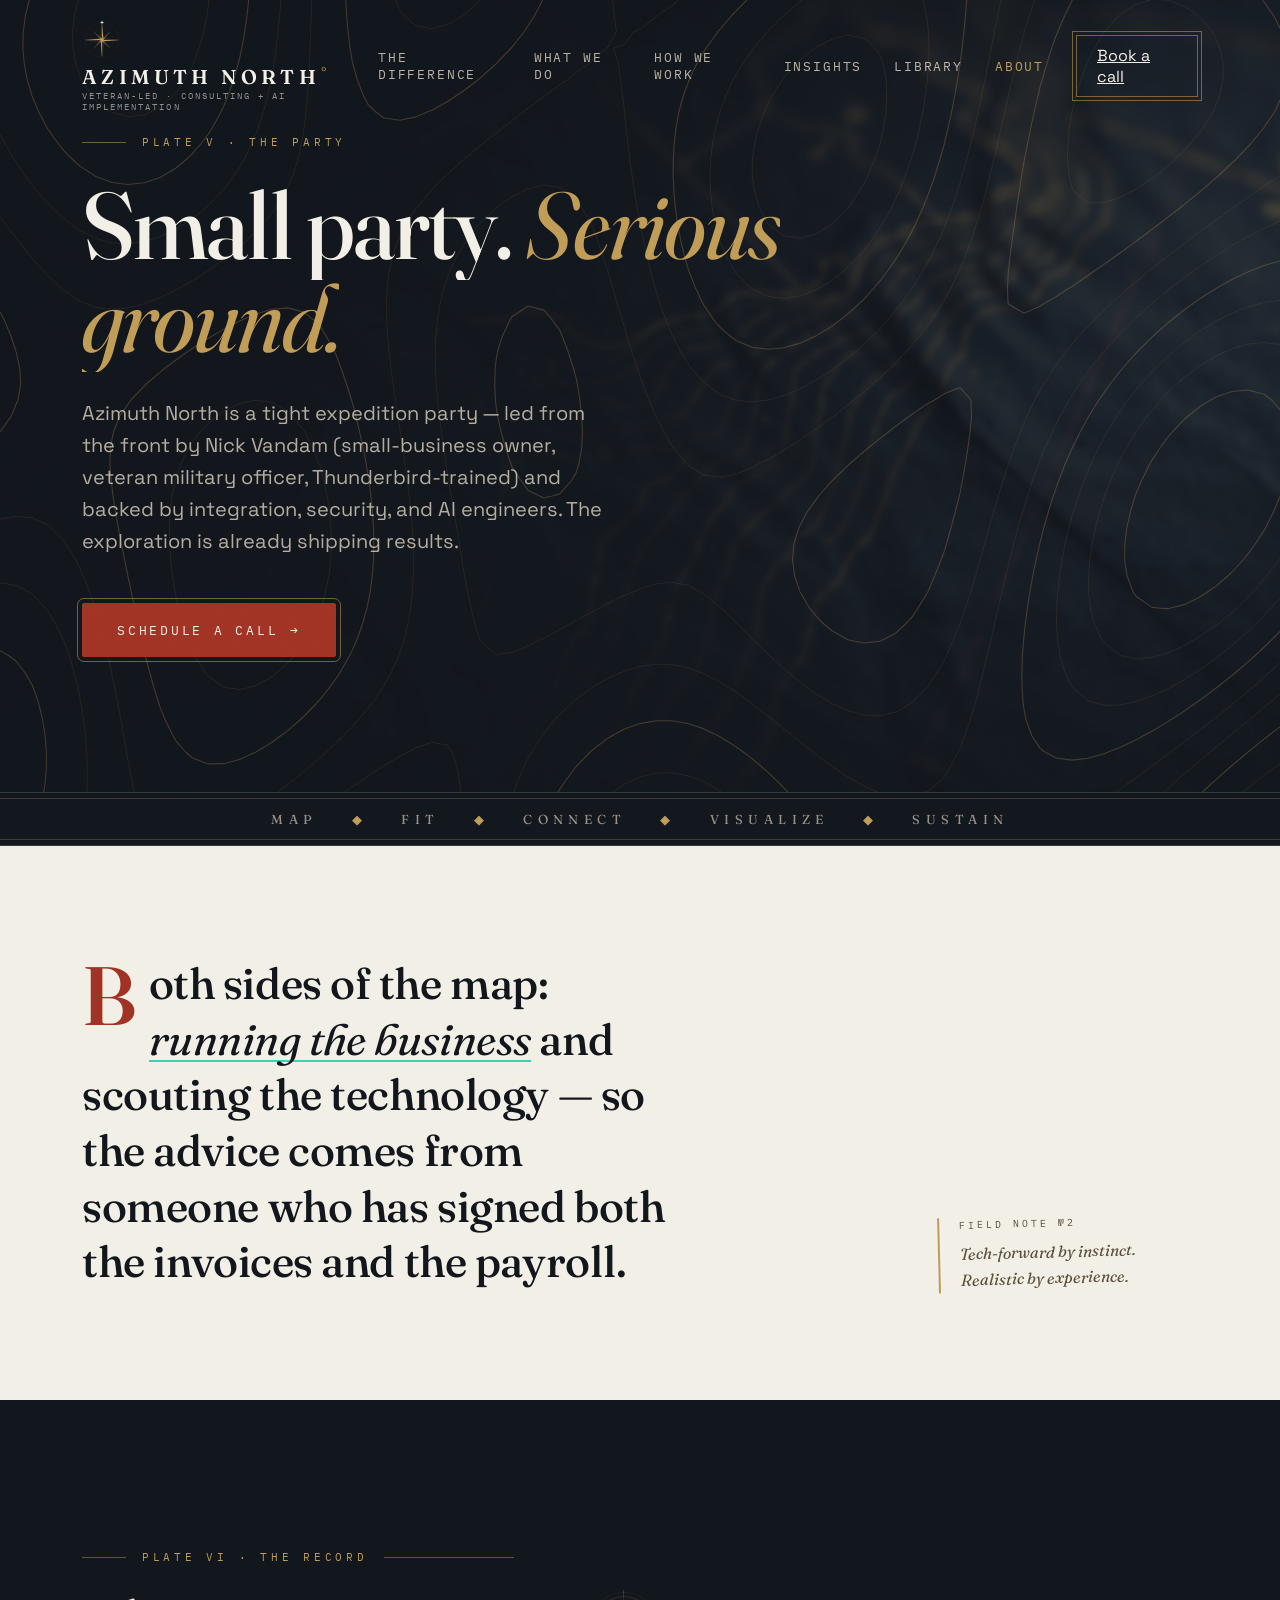
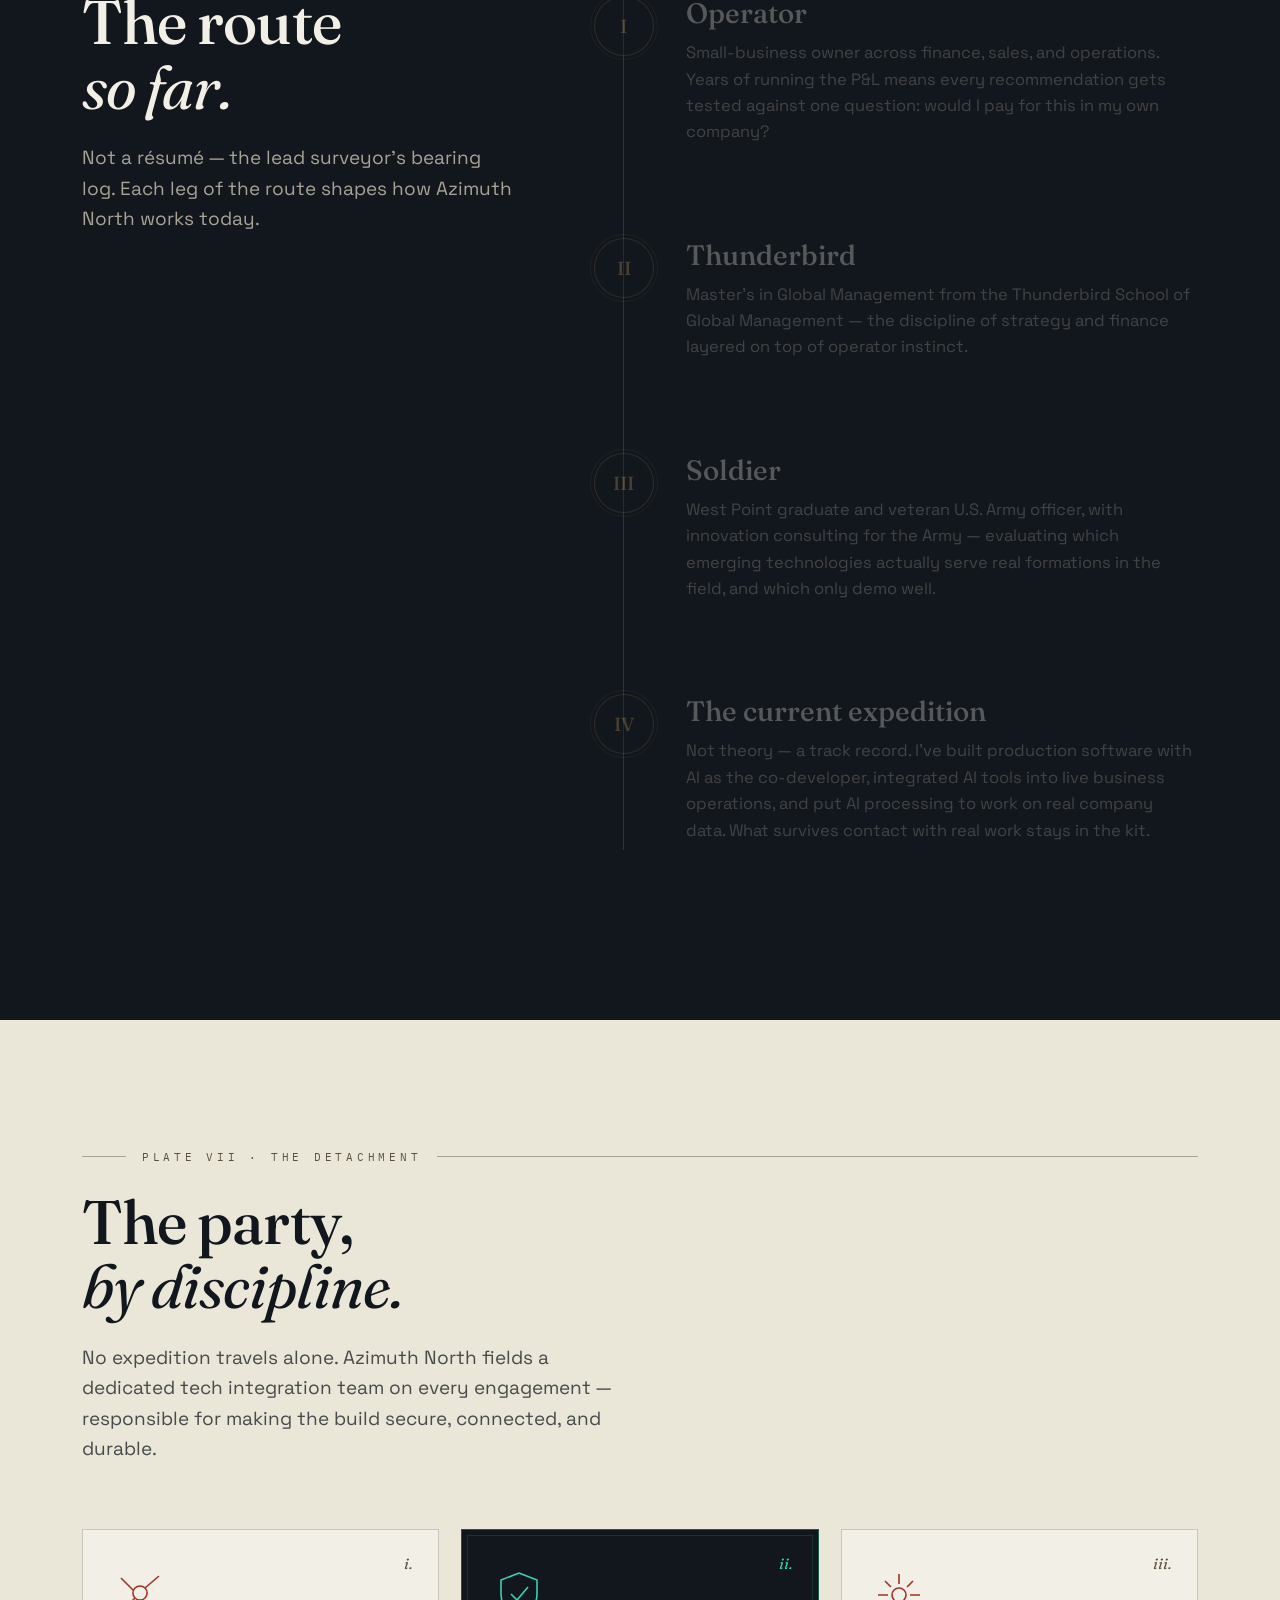
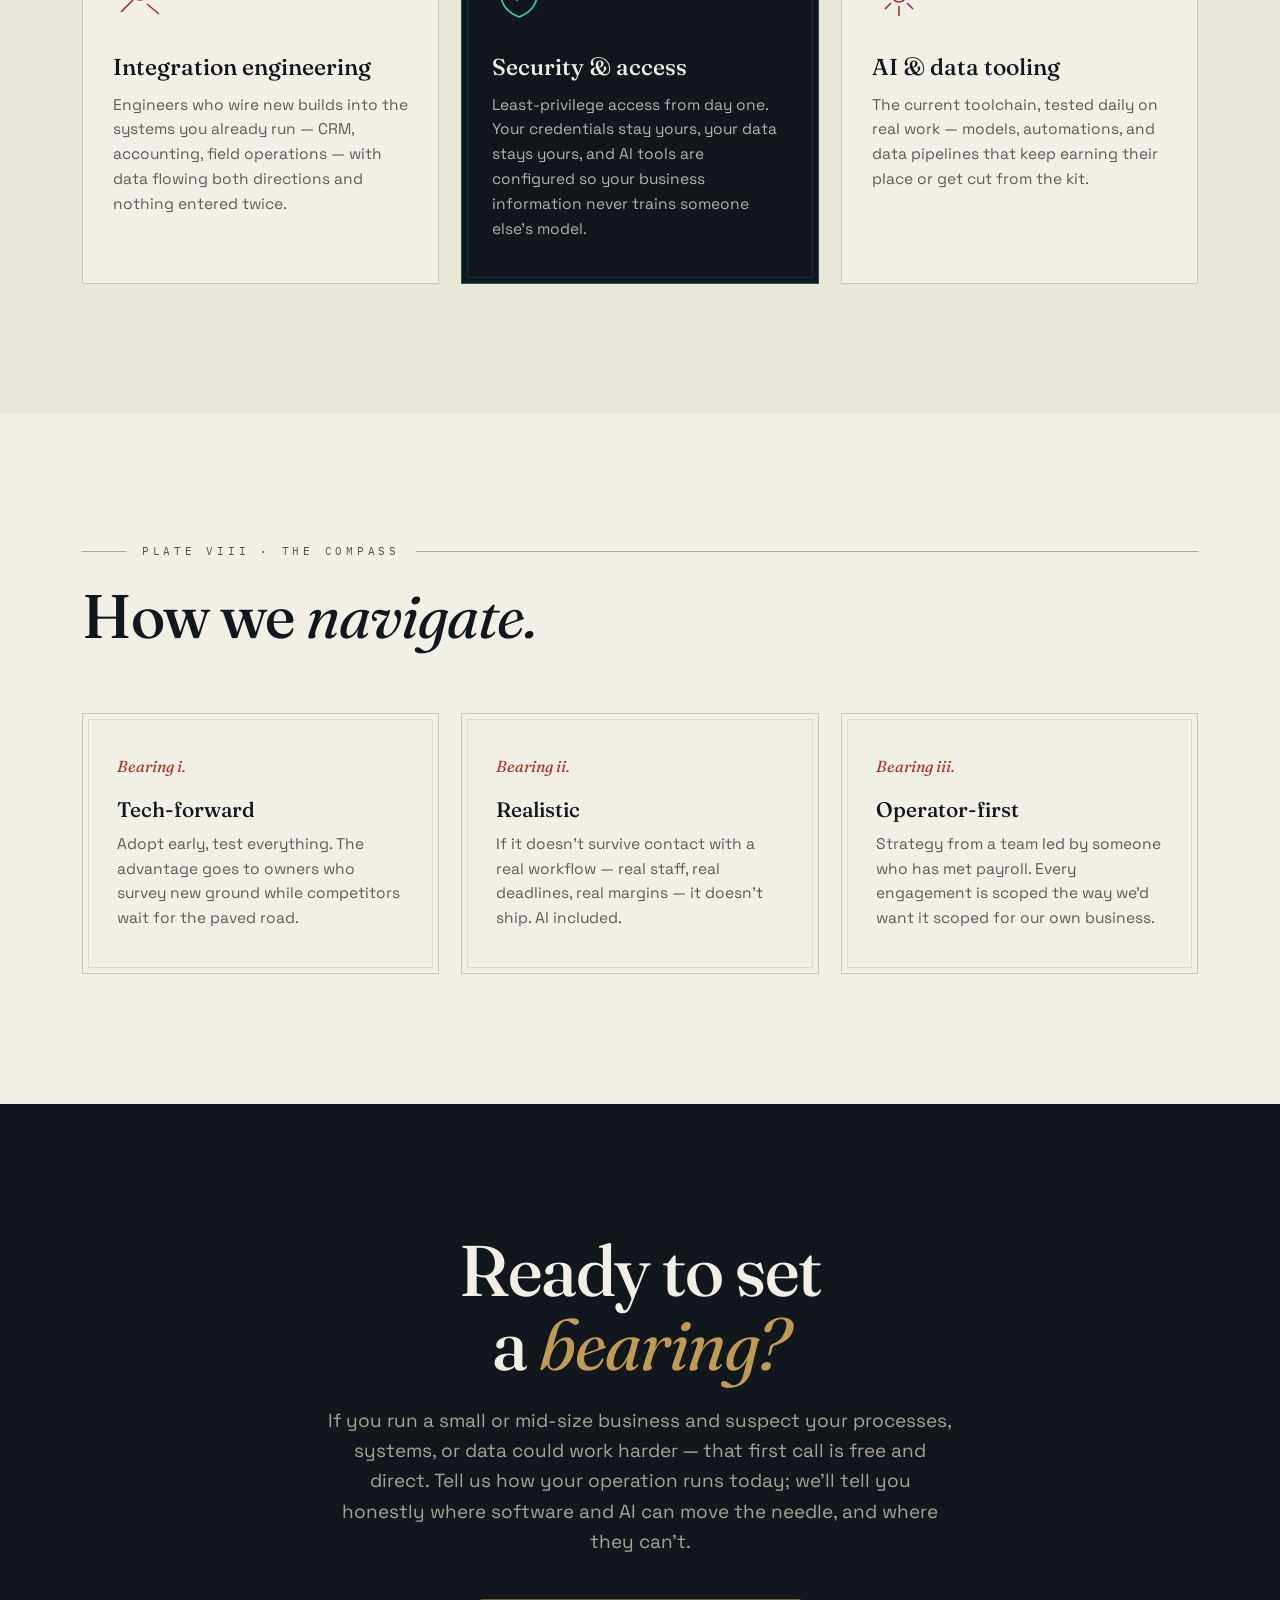
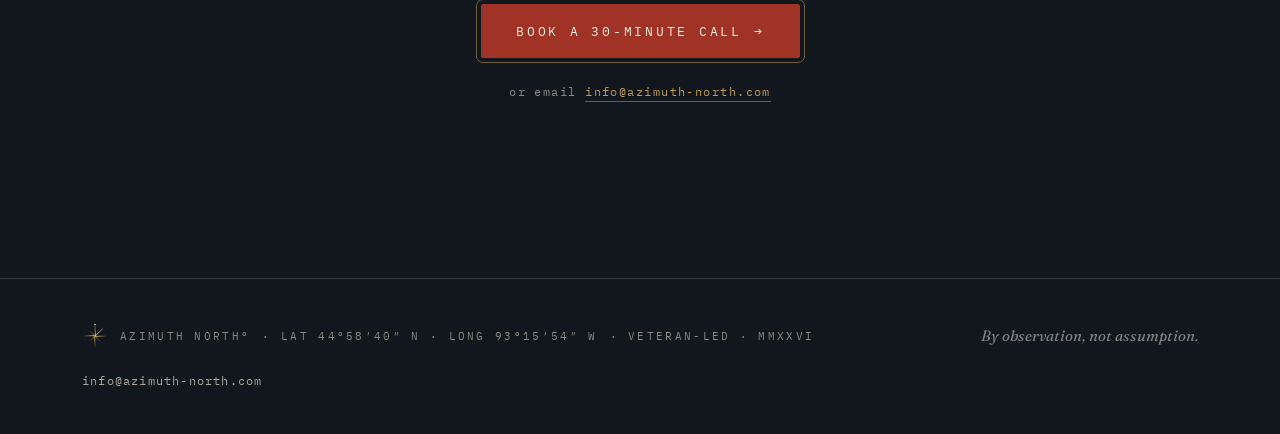
<file: about.html>
<!DOCTYPE html>
<html lang="en">
<head>
<meta charset="UTF-8">
<meta name="viewport" content="width=device-width, initial-scale=1.0">
<title>About — Azimuth North | Consulting &amp; AI Implementation</title>
<meta name="description" content="Azimuth North is a tight team — led by a small-business owner and veteran military officer, backed by integration, security, and AI engineers — testing what AI can actually do for working businesses.">
<meta name="theme-color" content="#12161d">
<link rel="icon" href="/favicon.svg" type="image/svg+xml">
<link rel="icon" href="/favicon-96.png" sizes="96x96" type="image/png">
<link rel="apple-touch-icon" href="/apple-touch-icon.png">
<link rel="manifest" href="/site.webmanifest">
<link rel="preconnect" href="https://fonts.googleapis.com">
<link rel="preconnect" href="https://fonts.gstatic.com" crossorigin>
<link href="https://fonts.googleapis.com/css2?family=Fraunces:ital,opsz,wght@0,9..144,400;0,9..144,500;0,9..144,600;1,9..144,400;1,9..144,500&family=Space+Grotesk:wght@400;500;600&family=IBM+Plex+Mono:wght@400;500&display=swap" rel="stylesheet">
<style>
:root{
  --ink:#12161d;          /* midnight chart */
  --ink-2:#1a2029;
  --paper:#f2efe6;        /* warm survey paper, modern */
  --paper-2:#eae6d8;
  --brass:#bf9b56;        /* instrument brass — heritage */
  --brass-dim:rgba(191,155,86,.55);
  --mint:#37d3b4;         /* signal mint — the AI layer */
  --oxblood:#a03325;      /* wax seal red */
  --sepia:#5c503c;        /* faded ink on paper */
  --line:rgba(46,38,26,.2);
  --line-dark:rgba(242,239,230,.16);
  --mono:'IBM Plex Mono',monospace;
  --serif:'Space Grotesk',sans-serif;
  --disp:'Fraunces',serif;
}
*{margin:0;padding:0;box-sizing:border-box}
html{scroll-behavior:smooth;overflow-x:hidden}
body{font-family:var(--serif);background:var(--paper);color:var(--ink);overflow-x:hidden;font-size:16px}
::selection{background:var(--mint);color:var(--ink)}

/* paper grain over everything */
body::after{content:"";position:fixed;inset:0;z-index:98;pointer-events:none;opacity:.3;mix-blend-mode:overlay;background-image:url("data:image/svg+xml,%3Csvg xmlns='http://www.w3.org/2000/svg' width='240' height='240'%3E%3Cfilter id='n'%3E%3CfeTurbulence type='fractalNoise' baseFrequency='.9' numOctaves='2'/%3E%3CfeColorMatrix values='0 0 0 0 0.5 0 0 0 0 0.45 0 0 0 0 0.35 0 0 0 .35 0'/%3E%3C/filter%3E%3Crect width='240' height='240' filter='url(%23n)'/%3E%3C/svg%3E")}

/* ---------- preloader ---------- */
#loader{position:fixed;inset:0;z-index:100;background:var(--ink);display:flex;align-items:center;justify-content:center;flex-direction:column;gap:30px;transition:transform .9s cubic-bezier(.76,0,.24,1)}
#loader.done{transform:translateY(-100%)}
#loader .dial{width:150px;height:150px}
#loader .dial svg{width:100%;height:100%}
#loader .brg{font-family:var(--mono);font-size:12px;letter-spacing:.32em;color:var(--brass)}
#loader .brg .num{display:inline-block;min-width:3.4em;text-align:right}
#loader .motto{font-family:var(--disp);font-style:italic;font-size:15px;color:rgba(239,230,208,.55);letter-spacing:.04em}

/* ---------- cursor reticle ---------- */
#reticle{position:fixed;z-index:99;width:34px;height:34px;pointer-events:none;mix-blend-mode:difference;opacity:0;transition:opacity .3s,width .25s,height .25s;transform:translate(-50%,-50%)}
#reticle::before,#reticle::after{content:"";position:absolute;background:#fff}
#reticle::before{left:50%;top:0;width:1px;height:100%;transform:translateX(-50%)}
#reticle::after{top:50%;left:0;height:1px;width:100%;transform:translateY(-50%)}
#reticle .ring{position:absolute;inset:6px;border:1px solid #fff;border-radius:50%}
body.has-cursor #reticle{opacity:.9}
#reticle.hot{width:56px;height:56px}
@media (hover:none){#reticle{display:none}}

/* ---------- shared ---------- */
.wrap{max-width:1180px;margin:0 auto;padding:0 32px}
.plate{font-family:var(--mono);font-size:11px;letter-spacing:.34em;text-transform:uppercase;display:flex;align-items:center;gap:16px;color:var(--sepia)}
.plate::before,.plate::after{content:"";height:1px;background:currentColor;opacity:.45}
.plate::before{width:44px}
.plate::after{flex:1}
section{position:relative}
.section-pad{padding:130px 0}
h2.title{font-family:var(--disp);font-weight:500;font-size:clamp(36px,4.8vw,62px);line-height:1.05;letter-spacing:-.015em;margin:26px 0 0}
h2.title em{font-style:italic;font-weight:400}
.lede{font-size:19px;line-height:1.6;color:rgba(18,22,29,.75);max-width:560px}

.epigraph{font-family:var(--disp);font-style:italic;font-size:17px;color:var(--sepia);margin-top:20px;max-width:52ch;line-height:1.5}
.epigraph b{font-style:normal;font-weight:400;font-family:var(--mono);font-size:10px;letter-spacing:.24em;text-transform:uppercase;display:block;margin-top:6px;color:var(--brass)}
.on-dark .epigraph{color:rgba(242,239,230,.6)}

/* reveal choreography */
.rv{transition:opacity .9s cubic-bezier(.22,1,.36,1),transform .9s cubic-bezier(.22,1,.36,1)}
html.js .rv:not(.in){opacity:0;transform:translateY(34px)}
.rv.in{opacity:1;transform:none}
.rv-d1{transition-delay:.08s}.rv-d2{transition-delay:.16s}.rv-d3{transition-delay:.24s}.rv-d4{transition-delay:.32s}

/* ---------- nav ---------- */
nav{position:fixed;top:0;left:0;right:0;z-index:60;padding:20px 0;transition:background .4s,backdrop-filter .4s,padding .4s,border-color .4s;border-bottom:1px solid transparent}
nav.scrolled{background:rgba(18,22,29,.85);backdrop-filter:blur(14px);padding:12px 0;border-bottom-color:var(--line-dark)}
nav .wrap{display:flex;align-items:center;justify-content:space-between}
.brand{display:flex;align-items:center;gap:14px;color:var(--paper);text-decoration:none}
.brand svg{width:40px;height:40px;transition:transform .7s cubic-bezier(.34,1.56,.64,1)}
.brand:hover svg{transform:rotate(-47deg)}
.brand .rose-needle{transform-origin:100px 100px;transition:transform .8s cubic-bezier(.34,1.56,.64,1)}
.brand .wm{font-family:var(--disp);font-weight:600;font-size:20px;letter-spacing:.22em;line-height:1}
.brand .deg{color:var(--brass);font-weight:400;font-size:.7em;vertical-align:.5em;margin-left:1px}
.brand .wm-stack{display:flex;flex-direction:column;gap:3px}
.brand .wm-sub{font-family:var(--mono);font-size:8.5px;letter-spacing:.24em;text-transform:uppercase;color:rgba(242,239,230,.55)}
.nav-right{display:flex;gap:32px;align-items:center}
.nav-links{display:flex;gap:32px;align-items:center}
.nav-links a{color:rgba(239,230,208,.75);text-decoration:none;font-size:13px;font-family:var(--mono);letter-spacing:.14em;text-transform:uppercase;transition:color .25s}
.nav-links a:hover,.nav-links a:focus-visible{color:var(--brass)}
.nav-cta{position:relative;border:1px solid var(--brass-dim);outline:1px solid var(--brass-dim);outline-offset:3px;padding:9px 20px;color:var(--paper) !important;transition:border-color .25s,background .25s,outline-color .25s}
.nav-cta::before{content:"";position:absolute;inset:-8px}
/* invisible tap-area expansion for small inline links (44x44px min touch target) */
.tap-target{position:relative;display:inline-block}
.tap-target::before{content:"";position:absolute;inset:-16px}
.nav-cta:hover{border-color:var(--brass);outline-color:var(--brass);background:rgba(191,155,86,.12)}
.nav-toggle{display:none;background:none;border:none;padding:10px;cursor:pointer;flex-direction:column;gap:5px;width:44px;height:44px;align-items:center;justify-content:center;flex-shrink:0}
.nav-toggle span{display:block;width:22px;height:2px;background:var(--paper);transition:transform .3s cubic-bezier(.22,1,.36,1),opacity .2s}
nav.open .nav-toggle span:nth-child(1){transform:translateY(7px) rotate(45deg)}
nav.open .nav-toggle span:nth-child(2){opacity:0}
nav.open .nav-toggle span:nth-child(3){transform:translateY(-7px) rotate(-45deg)}
@media(max-width:900px){
  nav .wrap{position:relative}
  .nav-toggle{display:flex}
  .nav-links{position:absolute;top:100%;left:0;right:0;flex-direction:column;align-items:stretch;gap:0;background:rgba(18,22,29,.97);backdrop-filter:blur(14px);border-top:1px solid var(--line-dark);padding:6px 32px 18px;max-height:0;overflow:hidden;transition:max-height .35s cubic-bezier(.22,1,.36,1)}
  .nav-links a{padding:14px 0;border-bottom:1px solid var(--line-dark);font-size:14px}
  nav.open .nav-links{max-height:420px}
}

/* ---------- hero ---------- */
#hero{min-height:100svh;background:var(--ink);color:var(--paper);display:flex;align-items:center;overflow:hidden}
/* AI-generated survey chart, sits quietly beneath the live terrain for depth */
#hero .chart-bg{position:absolute;inset:-28px;z-index:0;pointer-events:none;
  background-image:linear-gradient(90deg,rgba(18,22,29,.98) 0%,rgba(18,22,29,.9) 40%,rgba(18,22,29,.55) 100%),url("assets/hero-bg.jpg");
  background-size:cover;background-position:center;opacity:.45;filter:blur(3px) saturate(.9)}
#hero .chart-bg::after{content:"";position:absolute;inset:0;background:radial-gradient(130% 108% at 68% 42%,transparent 24%,rgba(18,22,29,.72) 100%)}
@media(max-width:820px){#hero .chart-bg{opacity:.38;background-image:linear-gradient(180deg,rgba(18,22,29,.78) 0%,rgba(18,22,29,.55) 60%,rgba(18,22,29,.7) 100%),url("assets/hero-bg.jpg")}}
#terrain{position:absolute;inset:0;width:100%;height:100%;display:block;z-index:1}
#hero .hud{position:absolute;font-family:var(--mono);font-size:10.5px;letter-spacing:.24em;color:rgba(239,230,208,.5);display:flex;gap:10px;align-items:center;text-transform:uppercase}
#hero .hud .tick{width:22px;height:1px;background:var(--brass-dim)}
.hud-tl{top:100px;left:32px}
.hud-tr{top:100px;right:32px}
.hud-bl{bottom:34px;left:32px}
.hud-br{bottom:34px;right:32px}
#brg-live{color:var(--mint)}
.hero-inner{position:relative;z-index:2;width:100%}
.hero-plate{color:var(--brass);font-family:var(--mono);font-size:11px;letter-spacing:.34em;text-transform:uppercase;display:flex;align-items:center;gap:16px}
.hero-plate::before{content:"";width:44px;height:1px;background:var(--brass-dim)}
h1{font-family:var(--disp);font-weight:500;font-size:clamp(46px,7.4vw,100px);line-height:.98;letter-spacing:-.02em;margin:30px 0 32px;max-width:13ch}
h1 .word{display:inline-block;overflow:hidden;vertical-align:top;padding-bottom:.08em;margin-bottom:-.08em}
h1 .word span{display:inline-block;transition:transform 1s cubic-bezier(.22,1,.36,1)}
html.js body:not(.loaded) h1 .word span{transform:translateY(115%)}
body.loaded h1 .word span{transform:none}
h1 em{font-style:italic;font-weight:400;color:var(--brass)}
.hero-sub{font-size:20px;line-height:1.6;color:rgba(239,230,208,.72);max-width:520px;margin-bottom:46px}
.cta-row{display:flex;gap:20px;flex-wrap:wrap;align-items:center}
.btn{position:relative;display:inline-flex;align-items:center;gap:12px;font-family:var(--mono);font-size:12.5px;letter-spacing:.22em;text-transform:uppercase;text-decoration:none;padding:18px 34px;border-radius:2px;transition:transform .2s ease;will-change:transform}
.btn-solid{background:var(--oxblood);color:var(--paper);border:1px solid var(--oxblood);outline:1px solid var(--brass-dim);outline-offset:4px;overflow:hidden}
.btn-solid>*{position:relative;z-index:1}
.btn-solid::before{content:"";position:absolute;inset:0;background:var(--brass);transform:translateY(101%);transition:transform .35s cubic-bezier(.76,0,.24,1)}
.btn-solid:hover::before{transform:none}
.btn-solid:hover{color:var(--ink)}
.btn-solid .arrow{transition:transform .3s cubic-bezier(.34,1.56,.64,1)}
.btn-solid:hover .arrow{transform:translateX(5px)}
.btn-ghost{color:var(--paper);border:1px solid rgba(239,230,208,.35);outline:1px solid transparent;outline-offset:4px;transition:border-color .25s,color .25s,outline-color .25s}
.btn-ghost:hover{border-color:var(--brass);outline-color:var(--brass-dim);color:var(--brass)}
.scroll-hint{position:absolute;bottom:34px;left:50%;transform:translateX(-50%);z-index:2;font-family:var(--mono);font-size:10px;letter-spacing:.34em;color:rgba(239,230,208,.4);display:flex;flex-direction:column;align-items:center;gap:10px}
.scroll-hint .line{width:1px;height:44px;background:linear-gradient(var(--mint),transparent)}
@keyframes drop{0%{transform:scaleY(0);transform-origin:top}45%{transform:scaleY(1);transform-origin:top}55%{transform:scaleY(1);transform-origin:bottom}100%{transform:scaleY(0);transform-origin:bottom}}

/* ---------- expedition seal ---------- */
.seal{position:absolute;right:56px;bottom:110px;z-index:2;width:150px;height:150px;opacity:.9}
.seal .spin{animation:sealspin 28s linear infinite;transform-origin:50% 50%}
@keyframes sealspin{to{transform:rotate(360deg)}}
.seal text{font-family:var(--mono);font-size:10px;letter-spacing:.18em;fill:var(--brass)}
@media(max-width:1100px){.seal{right:32px;bottom:90px;width:120px;height:120px}}

/* ---------- marginalia ---------- */
.anno{font-family:var(--disp);font-style:italic;font-weight:400;color:var(--brass);font-size:17px;letter-spacing:.01em}
.anno svg{display:block}
.anno svg path{fill:none;stroke:var(--brass);stroke-width:1.4;stroke-linecap:round;stroke-linejoin:round;opacity:.8}
.anno-hero{position:absolute;z-index:2;right:230px;bottom:150px;transform:rotate(-4deg);text-align:right}
.anno-hero svg{margin:8px 0 0 auto}
.anno-proc{margin-top:34px;color:rgba(191,155,86,.9);transform:rotate(-2deg);display:inline-block}
.anno-proc svg{margin-top:6px}

/* ---------- engraved band ---------- */
.band{background:var(--ink);border-top:1px solid var(--line-dark);border-bottom:1px solid var(--line-dark);overflow:hidden;padding:18px 0;position:relative}
.band::before,.band::after{content:"";position:absolute;left:0;right:0;height:1px;background:var(--brass-dim);opacity:.5}
.band::before{top:5px}.band::after{bottom:5px}
.band .track{display:flex;justify-content:center;flex-wrap:wrap;width:100%;font-family:var(--disp);font-size:13px;letter-spacing:.42em;color:rgba(239,230,208,.6);white-space:nowrap;text-transform:uppercase}
.band .track span i{font-style:normal;color:var(--brass);margin:0 34px}
@keyframes scrollx{to{transform:translateX(-50%)}}

/* ---------- frontier statement ---------- */
#frontier{background:var(--paper);padding:110px 0}
#frontier .inner{display:flex;justify-content:space-between;align-items:flex-end;gap:60px;flex-wrap:wrap}
#frontier .st{font-family:var(--disp);font-weight:500;font-size:clamp(26px,3.4vw,44px);line-height:1.28;max-width:22ch;letter-spacing:-.01em}
#frontier .st::first-letter{font-size:1.9em;line-height:.8;color:var(--oxblood);float:left;padding:6px 12px 0 0;font-weight:600}
#frontier .st em{font-style:italic;font-weight:400;position:relative;white-space:nowrap}
#frontier .st em u{text-decoration:none;background:linear-gradient(var(--mint),var(--mint)) no-repeat 0 92%/0% 2px;transition:background-size 1.1s cubic-bezier(.22,1,.36,1) .3s}
#frontier .st.in em u{background-size:100% 2px}
#frontier .sub{font-family:var(--disp);font-style:italic;font-size:16px;color:var(--sepia);max-width:26ch;line-height:1.6;transform:rotate(-1.5deg);border-left:2px solid var(--brass);padding-left:20px}
#frontier .sub b{font-family:var(--mono);font-style:normal;font-weight:400;font-size:10px;letter-spacing:.3em;text-transform:uppercase;display:block;margin-bottom:8px;color:var(--sepia)}

/* ---------- difference ---------- */
#difference{background:var(--paper)}
.diff-grid{display:grid;grid-template-columns:1fr 1fr;gap:0;border:1px solid var(--line);outline:1px solid var(--line);outline-offset:5px;margin-top:64px}
.diff-cell{background:var(--paper);padding:48px 44px}
.diff-cell.ours{background:var(--ink);color:var(--paper)}
.diff-cell h3{font-family:var(--disp);font-size:27px;font-weight:500;margin:14px 0 20px}
.diff-cell .tag{font-family:var(--mono);font-size:10.5px;letter-spacing:.3em;text-transform:uppercase;color:var(--sepia)}
.diff-cell.ours .tag{color:var(--brass)}
.diff-cell ul{list-style:none;display:grid;gap:14px}
.diff-cell li{padding-left:28px;position:relative;line-height:1.55;font-size:16.5px;color:rgba(18,22,29,.75)}
.diff-cell.ours li{color:rgba(239,230,208,.78)}
.diff-cell li::before{content:"✗";position:absolute;left:0;font-family:var(--mono);font-size:13px;color:rgba(92,80,60,.55)}
.diff-cell.ours li::before{content:"◆";color:var(--brass);font-size:10px;top:5px}
@media(max-width:820px){.diff-grid{grid-template-columns:1fr}}

/* ---------- capabilities ---------- */
#capabilities{background:var(--paper-2)}
.cap-grid{display:grid;grid-template-columns:repeat(4,1fr);gap:22px;margin-top:64px}
.cap{background:var(--paper);border:1px solid var(--line);padding:38px 30px 42px;transition:transform .45s cubic-bezier(.22,1,.36,1),box-shadow .45s,border-color .45s;position:relative}
.cap::after{content:"";position:absolute;inset:5px;border:1px solid transparent;transition:border-color .45s;pointer-events:none}
.cap:hover{transform:translateY(-8px);box-shadow:0 26px 48px -22px rgba(46,38,26,.4);border-color:var(--brass)}
.cap:hover::after{border-color:rgba(191,155,86,.4)}
.cap .ico{width:54px;height:54px;margin-bottom:26px}
.cap .ico path{fill:none;stroke:var(--oxblood);stroke-width:1.6;stroke-dasharray:300;stroke-dashoffset:300;transition:stroke-dashoffset 1.2s cubic-bezier(.22,1,.36,1)}
.cap.in .ico path,.cap:hover .ico path{stroke-dashoffset:0}
.cap h3{font-family:var(--disp);font-size:23px;font-weight:500;margin-bottom:12px}
.cap p{font-size:15.5px;line-height:1.6;color:rgba(18,22,29,.68)}
.cap .idx{position:absolute;top:24px;right:26px;font-family:var(--disp);font-style:italic;font-size:15px;color:var(--sepia)}
.cap-ai{background:var(--ink);border-color:rgba(55,211,180,.35)}
.cap-ai h3{color:var(--paper)}
.cap-ai p{color:rgba(242,239,230,.72)}
.cap-ai .idx{color:var(--mint)}
.cap-ai .ico path{stroke:var(--mint)}
.cap-ai:hover{border-color:var(--mint)}
.cap-ai:hover::after{border-color:rgba(55,211,180,.35)}
.cap-ai::after{border-color:rgba(55,211,180,.15)}
@media(max-width:1000px){.cap-grid{grid-template-columns:1fr 1fr !important}}
@media(max-width:560px){.cap-grid{grid-template-columns:1fr !important}}

/* ---------- process ---------- */
#process{background:var(--ink);color:var(--paper)}
#process .plate{color:var(--brass)}
#process .lede{color:rgba(239,230,208,.68)}
.proc-layout{display:grid;grid-template-columns:1fr 1.4fr;gap:80px;margin-top:20px}
.proc-sticky{position:sticky;top:120px;align-self:start}
.proc-steps{display:grid;gap:0;position:relative}
.proc-steps::before{content:"";position:absolute;left:29px;top:40px;bottom:40px;width:1px;background:rgba(239,230,208,.14)}
.proc-steps .fill{position:absolute;left:29px;top:40px;width:1px;background:var(--brass);height:0;transition:height .2s linear}
.step{display:grid;grid-template-columns:60px 1fr;gap:32px;padding:46px 0;opacity:.3;transition:opacity .5s}
.step.active{opacity:1}
.step .elev{font-family:var(--disp);font-size:19px;font-weight:500;color:var(--brass);border:1px solid var(--brass-dim);outline:1px solid rgba(191,155,86,.25);outline-offset:3px;border-radius:50%;width:60px;height:60px;display:flex;align-items:center;justify-content:center;background:var(--ink);position:relative;z-index:1}
.step h3{font-family:var(--disp);font-size:28px;font-weight:500;margin-bottom:10px}
.step p{color:rgba(239,230,208,.7);line-height:1.6;font-size:16.5px;max-width:46ch}
@media(max-width:900px){.proc-layout{grid-template-columns:1fr;gap:30px}.proc-sticky{position:static}}

/* ---------- trust / charter ---------- */
#trust{background:var(--paper)}
.trust-grid{display:grid;grid-template-columns:repeat(3,1fr);gap:22px;margin-top:64px}
.trust-card{border:1px solid var(--line);padding:42px 34px;background:var(--paper);position:relative}
.trust-card::after{content:"";position:absolute;inset:5px;border:1px solid rgba(46,38,26,.1);pointer-events:none}
.trust-card h3{font-family:var(--disp);font-size:21px;font-weight:500;margin:20px 0 10px}
.trust-card p{font-size:15.5px;line-height:1.6;color:rgba(18,22,29,.68)}
.trust-card .mark{font-family:var(--disp);font-style:italic;font-size:16px;color:var(--oxblood)}
@media(max-width:820px){.trust-grid{grid-template-columns:1fr}}

/* ---------- cta ---------- */
#cta{background:var(--ink);color:var(--paper);text-align:center;overflow:hidden}
#cta .wrap{position:relative;z-index:2}
#cta h2{font-family:var(--disp);font-weight:500;font-size:clamp(40px,5.6vw,76px);letter-spacing:-.02em;line-height:1.03;margin-bottom:24px}
#cta h2 em{font-style:italic;font-weight:400;color:var(--brass)}
#cta p{color:rgba(239,230,208,.68);font-size:19px;max-width:52ch;margin:0 auto 46px;line-height:1.6}
#ctaTerrain{position:absolute;inset:0;width:100%;height:100%;opacity:.5}

/* ---------- footer ---------- */
footer{background:var(--ink);color:rgba(239,230,208,.55);border-top:1px solid var(--line-dark);padding:44px 0}
footer .wrap{display:flex;justify-content:space-between;align-items:center;gap:20px;flex-wrap:wrap}
footer .coords{font-family:var(--mono);font-size:10.5px;letter-spacing:.22em;display:flex;align-items:center;gap:12px}
footer a{color:rgba(239,230,208,.7);text-decoration:none;font-family:var(--mono);font-size:12px;letter-spacing:.1em}
footer a:hover{color:var(--brass)}
@media(max-width:600px){.coords-long{display:none}}

:focus-visible{outline:2px solid var(--brass);outline-offset:3px}

/* ---------- mobile refinement ---------- */
@media(max-width:820px){
  #hero{padding:120px 0 80px;min-height:auto}
  #hero .hud{display:none}
  h1{font-size:clamp(36px,10.5vw,64px)}
  .hero-sub{font-size:17px;margin-bottom:36px}
  .scroll-hint{display:none}
  .seal{display:none}
  .anno-hero{display:none}
  #frontier{padding:80px 0}
  #frontier .inner{gap:40px}
  #frontier .st{font-size:clamp(24px,6.4vw,34px)}
  #frontier .st em{white-space:normal}
  #frontier .sub{transform:none}
  .anno-proc{transform:none;font-size:15px}
  .step{grid-template-columns:44px 1fr;gap:16px;padding:36px 0}
  .step .elev{width:44px;height:44px;font-size:14px;outline-offset:2px}
  .step h3{font-size:23px}
  .step p{font-size:15px}
  .proc-steps::before,.proc-steps .fill{left:21px}
  .band .track{font-size:10px;letter-spacing:.24em}
  .band .track span i{margin:0 20px}
  .brand{gap:10px}
  .brand .wm{font-size:13px;letter-spacing:.12em}
  .brand .wm-sub{display:none}
  .brand svg{width:30px;height:30px}
  .nav-cta{padding:8px 14px;font-size:11px;letter-spacing:.1em;outline-offset:2px}
  .section-pad{padding:88px 0}
  h2.title{font-size:clamp(30px,7.6vw,44px)}
  .diff-grid{outline-offset:3px}
  .diff-cell{padding:34px 24px}
  .btn{padding:15px 22px;font-size:11px;letter-spacing:.14em;outline-offset:3px}
  #cta p{font-size:16px}
  footer .wrap{flex-direction:column;align-items:center;text-align:center;gap:16px}
  footer .coords{letter-spacing:.12em;line-height:2;flex-wrap:wrap;justify-content:center;max-width:100%}
}
@media(max-width:480px){
  .wrap{padding:0 20px}
  h1{font-size:clamp(32px,10.5vw,40px)}
  .cta-row{flex-direction:column;align-items:stretch}
  .cta-row .btn{width:100%;justify-content:center}
  #cta .btn{max-width:100%;letter-spacing:.08em;padding:15px 14px}
  .nav-links{gap:0}
  #loader .motto{font-size:13px;padding:0 24px;text-align:center}
}

@media (prefers-reduced-motion:reduce){
  *,*::before,*::after{animation-duration:.01ms !important;animation-iteration-count:1 !important;transition-duration:.01ms !important}
  .rv{opacity:1 !important;transform:none !important}
  h1 .word span{transform:none !important}
  #loader{display:none}
  .scroll-hint .line{animation:none}
}
</style>
<meta property="og:image" content="https://azimuth-north.com/og-image.png">
<meta property="og:image:width" content="1200">
<meta property="og:image:height" content="630">
<meta name="twitter:image" content="https://azimuth-north.com/og-image.png">
<link rel="canonical" href="https://azimuth-north.com/about.html">
<meta property="og:type" content="website">
<meta property="og:site_name" content="Azimuth North">
<meta property="og:title" content="About — Azimuth North | Consulting &amp; AI Implementation">
<meta property="og:description" content="A veteran-led team — small-business owner and U.S. Army officer, backed by integration, security, and AI engineers — testing what AI can actually do for working businesses.">
<meta property="og:url" content="https://azimuth-north.com/about.html">
<meta name="twitter:card" content="summary_large_image">
<meta name="twitter:title" content="About — Azimuth North">
<meta name="twitter:description" content="Veteran-led consulting and AI implementation for small and mid-size business.">
<script type="application/ld+json">{"@context":"https://schema.org","@type":"AboutPage","name":"About — Azimuth North","url":"https://azimuth-north.com/about.html","mainEntity":{"@type":"Person","name":"Nick Vandam","jobTitle":"Founder","worksFor":{"@type":"Organization","name":"Azimuth North"},"sameAs":["https://www.linkedin.com/in/nicholasvandam/"]}}</script>
</head>
<body>
<script>document.documentElement.classList.add('js')</script>

<!-- compass rose symbol, reused everywhere -->
<svg width="0" height="0" style="position:absolute" aria-hidden="true">
  <defs>
    <g id="rose">
      <!-- graduated bezel -->
      <circle cx="100" cy="100" r="95" fill="none" stroke="currentColor" stroke-width="1" opacity=".45" stroke-dasharray="1.5 4.47"/>
      <circle cx="100" cy="100" r="86" fill="none" stroke="currentColor" stroke-width=".75" opacity=".35"/>
      <circle cx="100" cy="100" r="56" fill="none" stroke="currentColor" stroke-width=".75" opacity=".3"/>
      <!-- intercardinal points (NE SE SW NW) -->
      <g opacity=".65">
        <g transform="translate(100 100) rotate(45)"><path d="M0 -54 L5.5 0 L0 0 Z" fill="currentColor"/><path d="M0 -54 L-5.5 0 L0 0 Z" fill="none" stroke="currentColor" stroke-width="1"/></g>
        <g transform="translate(100 100) rotate(135)"><path d="M0 -54 L5.5 0 L0 0 Z" fill="currentColor"/><path d="M0 -54 L-5.5 0 L0 0 Z" fill="none" stroke="currentColor" stroke-width="1"/></g>
        <g transform="translate(100 100) rotate(225)"><path d="M0 -54 L5.5 0 L0 0 Z" fill="currentColor"/><path d="M0 -54 L-5.5 0 L0 0 Z" fill="none" stroke="currentColor" stroke-width="1"/></g>
        <g transform="translate(100 100) rotate(315)"><path d="M0 -54 L5.5 0 L0 0 Z" fill="currentColor"/><path d="M0 -54 L-5.5 0 L0 0 Z" fill="none" stroke="currentColor" stroke-width="1"/></g>
      </g>
      <!-- cardinal points, north emphasized -->
      <g transform="translate(100 100) rotate(90)"><path d="M0 -82 L7 0 L0 0 Z" fill="currentColor"/><path d="M0 -82 L-7 0 L0 0 Z" fill="none" stroke="currentColor" stroke-width="1.1"/></g>
      <g transform="translate(100 100) rotate(180)"><path d="M0 -82 L7 0 L0 0 Z" fill="currentColor"/><path d="M0 -82 L-7 0 L0 0 Z" fill="none" stroke="currentColor" stroke-width="1.1"/></g>
      <g transform="translate(100 100) rotate(270)"><path d="M0 -82 L7 0 L0 0 Z" fill="currentColor"/><path d="M0 -82 L-7 0 L0 0 Z" fill="none" stroke="currentColor" stroke-width="1.1"/></g>
      <g class="north" transform="translate(100 100)"><path d="M0 -78 L8 0 L0 0 Z" fill="currentColor"/><path d="M0 -78 L-8 0 L0 0 Z" fill="none" stroke="currentColor" stroke-width="1.2"/><path d="M0 -99 L2.6 -90.6 L11 -88 L2.6 -85.4 L0 -77 L-2.6 -85.4 L-11 -88 L-2.6 -90.6 Z" fill="#f2efe6"/></g>
      <circle cx="100" cy="100" r="4" fill="currentColor"/>
    </g>
  </defs>
</svg>

<nav id="nav">
  <div class="wrap">
    <a class="brand tap-target" href="index.html" aria-label="Azimuth home">
      <svg viewBox="0 0 200 200" aria-hidden="true">
        <g color="#bf9b56"><use href="#rose"/></g>
        <g class="rose-needle" id="brandNeedle" transform="rotate(47 100 100)">
          <line x1="100" y1="100" x2="100" y2="22" stroke="#efe6d0" stroke-width="3" stroke-linecap="round"/>
          <circle cx="100" cy="22" r="6" fill="#a03325"/>
        </g>
      </svg>
      <span class="wm-stack"><span class="wm">AZIMUTH&nbsp;NORTH<sup class="deg">°</sup></span><span class="wm-sub">Veteran-Led · Consulting + AI Implementation</span></span>
    </a>
    <div class="nav-right">
      <div class="nav-links" id="navLinks">
        <a href="index.html#difference">The Difference</a>
        <a href="index.html#capabilities">What we do</a>
        <a href="index.html#process">How we work</a>
        <a href="index.html#insights">Insights</a>
        <a href="library.html">Library</a>
        <a href="about.html" style="color:var(--brass)">About</a>
      </div>
      <a href="https://cal.com/nicholas-vandam-gm8vid/30min" target="_blank" rel="noopener" class="nav-cta" data-cal-namespace="30min" data-cal-link="nicholas-vandam-gm8vid/30min" data-cal-config='{"layout":"month_view"}'>Book a call</a>
      <button class="nav-toggle" id="navToggle" type="button" aria-expanded="false" aria-controls="navLinks" aria-label="Open menu">
        <span></span><span></span><span></span>
      </button>
    </div>
  </div>
</nav>

<!-- hero -->
<section id="hero" style="min-height:88svh">
  <div class="chart-bg" aria-hidden="true"></div>
  <canvas id="terrain" aria-hidden="true"></canvas>
  <div class="wrap hero-inner">
    <div class="hero-plate rv in">Plate V · The Party</div>
    <h1>
      <span class="word"><span>Small&nbsp;party.</span></span>
      <span class="word"><span><em>Serious</em></span></span>
      <span class="word"><span><em>ground.</em></span></span>
    </h1>
    <p class="hero-sub rv rv-d2 in">Azimuth North is a tight expedition party — led from the front by Nick Vandam (small-business owner, veteran military officer, Thunderbird-trained) and backed by integration, security, and AI engineers. The exploration is already shipping results.</p>
    <div class="cta-row rv rv-d3 in">
      <a class="btn btn-solid" href="https://cal.com/nicholas-vandam-gm8vid/30min" target="_blank" rel="noopener" data-cal-namespace="30min" data-cal-link="nicholas-vandam-gm8vid/30min" data-cal-config='{"layout":"month_view"}' data-magnetic><span>Schedule a call</span> <span class="arrow">→</span></a>
    </div>
  </div>
</section>

<!-- engraved band -->
<div class="band" aria-hidden="true">
  <div class="track">
    <span>Map<i>◆</i>Fit<i>◆</i>Connect<i>◆</i>Visualize<i>◆</i>Sustain</span>
  </div>
</div>

<!-- bio statement -->
<section id="frontier">
  <div class="wrap inner">
    <p class="st rv">Both sides of the map: <em><u>running the business</u></em> and scouting the technology — so the advice comes from someone who has signed both the invoices and the payroll.</p>
    <div class="sub rv rv-d1"><b>Field note №2</b>Tech-forward by instinct. Realistic by experience.</div>
  </div>
</section>

<!-- the record -->
<section id="process" class="section-pad">
  <div class="wrap proc-layout">
    <div class="proc-sticky">
      <div class="plate rv" style="color:var(--brass)">Plate VI · The Record</div>
      <h2 class="title rv rv-d1">The route<br><em>so far.</em></h2>
      <p class="lede rv rv-d2" style="margin-top:24px">Not a résumé — the lead surveyor’s bearing log. Each leg of the route shapes how Azimuth North works today.</p>
    </div>
    <div class="proc-steps" id="procSteps">
      <div class="fill" id="procFill"></div>
      <div class="step" data-step>
        <div class="elev">I</div>
        <div><h3>Operator</h3><p>Small-business owner across finance, sales, and operations. Years of running the P&amp;L means every recommendation gets tested against one question: would I pay for this in my own company?</p></div>
      </div>
      <div class="step" data-step>
        <div class="elev">II</div>
        <div><h3>Thunderbird</h3><p>Master's in Global Management from the Thunderbird School of Global Management — the discipline of strategy and finance layered on top of operator instinct.</p></div>
      </div>
      <div class="step" data-step>
        <div class="elev">III</div>
        <div><h3>Soldier</h3><p>West Point graduate and veteran U.S. Army officer, with innovation consulting for the Army — evaluating which emerging technologies actually serve real formations in the field, and which only demo well.</p></div>
      </div>
      <div class="step" data-step>
        <div class="elev">IV</div>
        <div><h3>The current expedition</h3><p>Not theory — a track record. I’ve built production software with AI as the co-developer, integrated AI tools into live business operations, and put AI processing to work on real company data. What survives contact with real work stays in the kit.</p></div>
      </div>
    </div>
  </div>
</section>

<!-- the detachment -->
<section id="capabilities" class="section-pad">
  <div class="wrap">
    <div class="plate rv">Plate VII · The Detachment</div>
    <h2 class="title rv rv-d1">The party,<br><em>by discipline.</em></h2>
    <p class="lede rv rv-d2" style="margin-top:24px">No expedition travels alone. Azimuth North fields a dedicated tech integration team on every engagement — responsible for making the build secure, connected, and durable.</p>
    <div class="cap-grid" style="grid-template-columns:repeat(3,1fr)">
      <div class="cap rv">
        <span class="idx">i.</span>
        <svg class="ico" viewBox="0 0 54 54"><path d="M8 44 L22 30 M32 20 L46 8 M22 30 a5 5 0 1 0 10 -10 a5 5 0 0 0 -10 10 M8 10 L20 22 M34 36 L46 46"/></svg>
        <h3>Integration engineering</h3>
        <p>Engineers who wire new builds into the systems you already run — CRM, accounting, field operations — with data flowing both directions and nothing entered twice.</p>
      </div>
      <div class="cap cap-ai rv rv-d1">
        <span class="idx">ii.</span>
        <svg class="ico" viewBox="0 0 54 54"><path d="M27 5 L45 12 V26 C45 38 37 45 27 49 C17 45 9 38 9 26 V12 Z M19 26 L25 32 L36 19"/></svg>
        <h3>Security &amp; access</h3>
        <p>Least-privilege access from day one. Your credentials stay yours, your data stays yours, and AI tools are configured so your business information never trains someone else's model.</p>
      </div>
      <div class="cap rv rv-d2">
        <span class="idx">iii.</span>
        <svg class="ico" viewBox="0 0 54 54"><path d="M27 6 L27 16 M27 38 L27 48 M6 27 L16 27 M38 27 L48 27 M27 20 a7 7 0 1 0 0 14 a7 7 0 0 0 0 -14 M13 13 L19 19 M35 35 L41 41 M41 13 L35 19 M19 35 L13 41"/></svg>
        <h3>AI &amp; data tooling</h3>
        <p>The current toolchain, tested daily on real work — models, automations, and data pipelines that keep earning their place or get cut from the kit.</p>
      </div>
    </div>
  </div>
</section>

<!-- how I think -->
<section id="trust" class="section-pad">
  <div class="wrap">
    <div class="plate rv">Plate VIII · The Compass</div>
    <h2 class="title rv rv-d1">How we <em>navigate.</em></h2>
    <div class="trust-grid">
      <div class="trust-card rv"><div class="mark">Bearing i.</div><h3>Tech-forward</h3><p>Adopt early, test everything. The advantage goes to owners who survey new ground while competitors wait for the paved road.</p></div>
      <div class="trust-card rv rv-d1"><div class="mark">Bearing ii.</div><h3>Realistic</h3><p>If it doesn't survive contact with a real workflow — real staff, real deadlines, real margins — it doesn't ship. AI included.</p></div>
      <div class="trust-card rv rv-d2"><div class="mark">Bearing iii.</div><h3>Operator-first</h3><p>Strategy from a team led by someone who has met payroll. Every engagement is scoped the way we'd want it scoped for our own business.</p></div>
    </div>
  </div>
</section>

<!-- cta -->
<section id="cta" class="section-pad">
  <canvas id="ctaTerrain" aria-hidden="true"></canvas>
  <div class="wrap">
    <h2 class="rv">Ready to set<br>a <em>bearing?</em></h2>
    <p class="rv rv-d1">If you run a small or mid-size business and suspect your processes, systems, or data could work harder — that first call is free and direct. Tell us how your operation runs today; we'll tell you honestly where software and AI can move the needle, and where they can't.</p>
    <div class="rv rv-d2">
      <a class="btn btn-solid" href="https://cal.com/nicholas-vandam-gm8vid/30min" target="_blank" rel="noopener" data-cal-namespace="30min" data-cal-link="nicholas-vandam-gm8vid/30min" data-cal-config='{"layout":"month_view"}' data-magnetic><span>Book a 30-minute call</span> <span class="arrow">→</span></a>
      <p style="margin-top:24px;font-family:var(--mono);font-size:12px;letter-spacing:.12em;color:rgba(239,230,208,.55)">or email <a class="tap-target" href="mailto:info@azimuth-north.com" style="color:var(--brass);text-decoration:none;border-bottom:1px solid var(--brass-dim)">info@azimuth-north.com</a></p>
    </div>
  </div>
</section>

<footer>
  <div class="wrap">
    <span class="coords">
      <svg viewBox="0 0 200 200" style="width:26px;height:26px" aria-hidden="true">
        <g color="#bf9b56"><use href="#rose"/></g>
        <line x1="100" y1="100" x2="157" y2="47" stroke="#efe6d0" stroke-width="4" stroke-linecap="round"/>
      </svg>
      AZIMUTH NORTH°<span class="coords-long"> · LAT 44°58′40″ N · LONG 93°15′54″ W</span> · VETERAN-LED · MMXXVI
    </span>
    <span style="font-family:var(--disp);font-style:italic;font-size:15px;color:rgba(242,239,230,.5)">By observation, not assumption.</span>
    <span><a class="tap-target" href="mailto:info@azimuth-north.com">info@azimuth-north.com</a></span>
  </div>
</footer>

<script>
(function(){
"use strict";
const reduce = matchMedia('(prefers-reduced-motion: reduce)').matches;

/* ================= contour terrain engine ================= */
function TerrainField(canvas, opts){
  const ctx = canvas.getContext('2d');
  const o = Object.assign({cell:16, levels:9, speed:.00022, lineColor:'rgba(191,155,86,', baseAlpha:.16, mouse:true}, opts);
  let W=0,H=0,cols=0,rows=0,dpr=1;
  let mx=-9999,my=-9999,tmx=-9999,tmy=-9999,mAmp=0;
  function resize(){
    dpr = Math.min(devicePixelRatio||1, 2);
    W = canvas.clientWidth; H = canvas.clientHeight;
    canvas.width = W*dpr; canvas.height = H*dpr;
    ctx.setTransform(dpr,0,0,dpr,0,0);
    cols = Math.ceil(W/o.cell)+1; rows = Math.ceil(H/o.cell)+1;
  }
  resize();
  addEventListener('resize', resize);
  if(o.mouse){
    canvas.parentElement.addEventListener('mousemove', e=>{
      const r = canvas.getBoundingClientRect();
      tmx = e.clientX-r.left; tmy = e.clientY-r.top;
    });
    canvas.parentElement.addEventListener('mouseleave', ()=>{ tmx=-9999; tmy=-9999; });
  }
  function field(x,y,t){
    let v = Math.sin(x*.006 + t)*Math.cos(y*.0075 - t*.7)
          + .55*Math.sin(x*.0135 - t*1.3 + y*.004)
          + .4*Math.cos((x+y)*.0088 + t*.5);
    if(mAmp>0.001){
      const dx=x-mx, dy=y-my;
      const d2=dx*dx+dy*dy;
      v += mAmp * 1.6 * Math.exp(-d2/26000);
    }
    return v;
  }
  const grid = [];
  function traceLevels(i0, i1, styler){
    for(let L=0; L<o.levels; L++){
      const th = -1.5 + (3.0*L)/(o.levels-1);
      styler(L);
      ctx.beginPath();
      for(let j=0;j<rows-1;j++){
        for(let i=i0;i<=i1;i++){
          const a=grid[j][i], b=grid[j][i+1], c=grid[j+1][i+1], d=grid[j+1][i];
          let idx=0;
          if(a>th)idx|=8; if(b>th)idx|=4; if(c>th)idx|=2; if(d>th)idx|=1;
          if(idx===0||idx===15) continue;
          const x=i*o.cell, y=j*o.cell, sz=o.cell;
          const lerp=(v0,v1)=> (th-v0)/(v1-v0);
          const T=[x+sz*lerp(a,b), y], R=[x+sz, y+sz*lerp(b,c)], B=[x+sz*lerp(d,c), y+sz], Lf=[x, y+sz*lerp(a,d)];
          const seg=(pp,q)=>{ctx.moveTo(pp[0],pp[1]);ctx.lineTo(q[0],q[1]);};
          switch(idx){
            case 1: case 14: seg(Lf,B); break;
            case 2: case 13: seg(B,R); break;
            case 3: case 12: seg(Lf,R); break;
            case 4: case 11: seg(T,R); break;
            case 5: seg(T,Lf); seg(B,R); break;
            case 6: case 9: seg(T,B); break;
            case 7: case 8: seg(T,Lf); break;
            case 10: seg(T,R); seg(Lf,B); break;
          }
        }
      }
      ctx.stroke();
    }
  }
  function draw(t, now){
    if(tmx>-9000){ mx += (tmx-mx)*.08; my += (tmy-my)*.08; mAmp += (1-mAmp)*.05; }
    else { mAmp += (0-mAmp)*.03; }
    ctx.clearRect(0,0,W,H);
    for(let j=0;j<rows;j++){
      grid[j] = grid[j]||[];
      for(let i=0;i<cols;i++) grid[j][i] = field(i*o.cell, j*o.cell, t);
    }
    // heritage layer: brass contours
    traceLevels(0, cols-2, L=>{
      const emph = (L%3===0);
      ctx.strokeStyle = o.lineColor + (o.baseAlpha*(emph?1.7:1)) + ')';
      ctx.lineWidth = emph?1.1:.7;
    });
    // instrument layer: mint survey scan sweeping the terrain
    if(o.scan && now){
      const sx = ((now*.055) % (W+440)) - 220;
      const band = 100;
      const i0 = Math.max(0, Math.floor((sx-band)/o.cell));
      const i1 = Math.min(cols-2, Math.ceil((sx+band)/o.cell));
      if(i1>i0){
        const grad = ctx.createLinearGradient(sx-band,0,sx+band,0);
        grad.addColorStop(0,'rgba(55,211,180,0)');
        grad.addColorStop(.5,'rgba(55,211,180,.55)');
        grad.addColorStop(1,'rgba(55,211,180,0)');
        traceLevels(i0, i1, ()=>{ ctx.strokeStyle = grad; ctx.lineWidth = 1; });
      }
      const vg = ctx.createLinearGradient(0,0,0,H);
      vg.addColorStop(0,'rgba(55,211,180,0)');
      vg.addColorStop(.5,'rgba(55,211,180,.35)');
      vg.addColorStop(1,'rgba(55,211,180,0)');
      ctx.strokeStyle = vg; ctx.lineWidth = 1;
      ctx.beginPath(); ctx.moveTo(sx,0); ctx.lineTo(sx,H); ctx.stroke();
    }
  }
  let raf, visible=true;
  const io = new IntersectionObserver(en=>{visible = en[0].isIntersecting;},{threshold:0});
  io.observe(canvas);
  function loop(now){
    if(visible) draw(now*o.speed, now);
    raf = requestAnimationFrame(loop);
  }
  if(reduce){ draw(1234, 0); } else { raf = requestAnimationFrame(loop); }
}
TerrainField(document.getElementById('terrain'), {cell:16, levels:9, scan:false});
TerrainField(document.getElementById('ctaTerrain'), {cell:20, levels:7, baseAlpha:.1, mouse:true});

/* ================= no preloader on this page ================= */
document.body.classList.add('loaded');

/* ================= magnetic buttons ================= */
if(!reduce) document.querySelectorAll('[data-magnetic]').forEach(btn=>{
  btn.addEventListener('mousemove',e=>{
    const r=btn.getBoundingClientRect();
    const dx=(e.clientX-r.left-r.width/2)*.25, dy=(e.clientY-r.top-r.height/2)*.35;
    btn.style.transform=`translate(${dx}px,${dy}px)`;
  });
  btn.addEventListener('mouseleave',()=>{btn.style.transform='';});
});

/* ================= scroll reveals ================= */
const rvObs = new IntersectionObserver(entries=>{
  entries.forEach(en=>{ if(en.isIntersecting){ en.target.classList.add('in'); rvObs.unobserve(en.target);} });
},{threshold:.18});
document.querySelectorAll('.rv, .cap').forEach(el=>rvObs.observe(el));

/* ================= mobile nav toggle ================= */
const navToggle = document.getElementById('navToggle');
const navEl = document.getElementById('nav');
if(navToggle){
  navToggle.addEventListener('click', ()=>{
    const open = navEl.classList.toggle('open');
    navToggle.setAttribute('aria-expanded', open ? 'true' : 'false');
  });
  document.querySelectorAll('#navLinks a').forEach(a=>{
    a.addEventListener('click', ()=>{ navEl.classList.remove('open'); navToggle.setAttribute('aria-expanded','false'); });
  });
  document.addEventListener('keydown', e=>{
    if(e.key === 'Escape' && navEl.classList.contains('open')){
      navEl.classList.remove('open'); navToggle.setAttribute('aria-expanded','false'); navToggle.focus();
    }
  });
}

/* ================= nav state + brand needle sweeps with scroll ================= */
const nav = document.getElementById('nav');
const brandNeedle = document.getElementById('brandNeedle');
addEventListener('scroll',()=>{
  const y = scrollY;
  nav.classList.toggle('scrolled', y>60);
  const prog = Math.min(y/(document.body.scrollHeight-innerHeight),1);
  brandNeedle.setAttribute('transform', `rotate(${47 + prog*313} 100 100)`);
},{passive:true});


/* ================= process progress ================= */
const steps=[...document.querySelectorAll('[data-step]')];
const fill=document.getElementById('procFill');
const stepsWrap=document.getElementById('procSteps');
function procTick(){
  const r=stepsWrap.getBoundingClientRect();
  const mid=innerHeight*.5;
  steps.forEach(s=>{
    const sr=s.getBoundingClientRect();
    s.classList.toggle('active', sr.top<mid);
  });
  const total=r.height-80;
  const done=Math.max(0,Math.min(mid-r.top-40,total));
  fill.style.height=done+'px';
}
addEventListener('scroll',procTick,{passive:true});
procTick();
})();
</script>

<!-- Cal.com booking popup (opens from any Book button) -->
<script>
(function (C, A, L) { let p = function (a, ar) { a.q.push(ar); }; let d = C.document; C.Cal = C.Cal || function () { let cal = C.Cal; let ar = arguments; if (!cal.loaded) { cal.ns = {}; cal.q = cal.q || []; d.head.appendChild(d.createElement("script")).src = A; cal.loaded = true; } if (ar[0] === L) { const api = function () { p(api, arguments); }; const namespace = ar[1]; api.q = api.q || []; if (typeof namespace === "string") { cal.ns[namespace] = cal.ns[namespace] || api; p(cal.ns[namespace], ar); p(cal, ["initNamespace", namespace]); } else p(cal, ar); return; } p(cal, ar); }; })(window, "https://app.cal.com/embed/embed.js", "init");
Cal("init", "30min", { origin: "https://cal.com" });
Cal.ns["30min"]("ui", { hideEventTypeDetails: false, layout: "month_view", cssVarsPerTheme: { dark: { "cal-brand": "#bf9b56" }, light: { "cal-brand": "#a03325" } } });
</script>
</body>
</html>
</file>
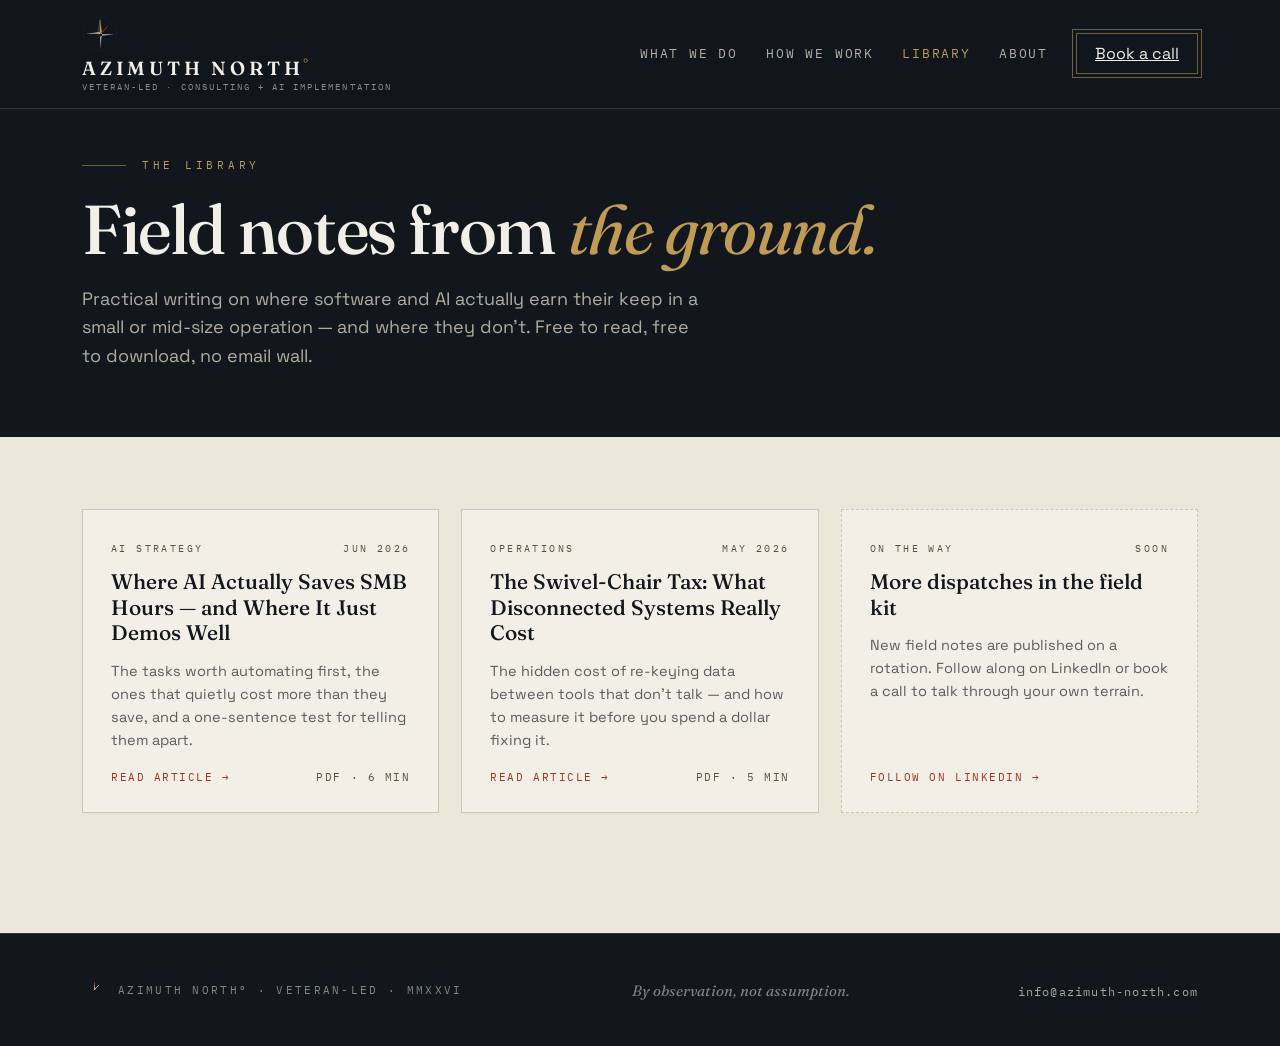
<file: library.html>
<!DOCTYPE html>
<html lang="en">
<head>
<meta charset="UTF-8">
<meta name="viewport" content="width=device-width, initial-scale=1.0">
<title>The Library — Field Notes & Research | Azimuth North</title>
<meta name="description" content="Downloadable articles and research from Azimuth North on AI implementation, systems integration, and operations for small and mid-size business. Practical field notes, free to read and download.">
<meta name="keywords" content="AI consulting articles, small business AI research, systems integration insights, SMB operations, Azimuth North library">
<meta name="author" content="Nick Vandam">
<link rel="canonical" href="https://azimuth-north.com/library.html">
<meta name="theme-color" content="#12161d">
<meta property="og:type" content="website">
<meta property="og:site_name" content="Azimuth North">
<meta property="og:title" content="The Library — Field Notes & Research | Azimuth North">
<meta property="og:description" content="Downloadable articles and research on AI, integration, and operations for small and mid-size business.">
<meta property="og:url" content="https://azimuth-north.com/library.html">
<meta name="twitter:card" content="summary_large_image">
<meta name="twitter:title" content="The Library — Field Notes & Research | Azimuth North">
<meta name="twitter:description" content="Downloadable articles and research on AI, integration, and operations for small and mid-size business.">
<link rel="icon" href="/favicon.svg" type="image/svg+xml">
<link rel="icon" href="/favicon-96.png" sizes="96x96" type="image/png">
<link rel="apple-touch-icon" href="/apple-touch-icon.png">
<link rel="manifest" href="/site.webmanifest">
<link rel="preconnect" href="https://fonts.googleapis.com">
<link rel="preconnect" href="https://fonts.gstatic.com" crossorigin>
<link href="https://fonts.googleapis.com/css2?family=Fraunces:ital,opsz,wght@0,9..144,400;0,9..144,500;0,9..144,600;1,9..144,400;1,9..144,500&family=Space+Grotesk:wght@400;500;600&family=IBM+Plex+Mono:wght@400;500&display=swap" rel="stylesheet">
<link rel="stylesheet" href="assets/reader.css">
<script type="application/ld+json">
{"@context":"https://schema.org","@type":"CollectionPage","name":"The Library — Azimuth North","description":"Downloadable articles and research on AI implementation, systems integration, and operations for small and mid-size business.","url":"https://azimuth-north.com/library.html","mainEntity":{"@type":"ItemList","itemListElement":[{"@type":"ListItem","position":1,"url":"https://azimuth-north.com/articles/where-ai-saves-smb-hours.html","name":"Where AI Actually Saves SMB Hours — and Where It Just Demos Well"},{"@type":"ListItem","position":2,"url":"https://azimuth-north.com/articles/the-swivel-chair-tax.html","name":"The Swivel-Chair Tax: What Disconnected Systems Really Cost"}]}}
</script>
<meta property="og:image" content="https://azimuth-north.com/og-image.png">
<meta property="og:image:width" content="1200">
<meta property="og:image:height" content="630">
<meta name="twitter:image" content="https://azimuth-north.com/og-image.png">
</head>
<body>

<nav id="nav">
  <div class="wrap">
    <a class="brand tap-target" href="index.html" aria-label="Azimuth North home">
      <svg viewBox="0 0 100 100" aria-hidden="true"><circle cx="50" cy="50" r="46" fill="none" stroke="#bf9b56" stroke-width="1" opacity=".5" stroke-dasharray="1.5 4.5"/><path d="M50 10 L56 50 L50 50 Z" fill="#bf9b56"/><path d="M50 10 L44 50 L50 50 Z" fill="none" stroke="#bf9b56" stroke-width="1"/><path d="M50 90 L56 50 L50 50 Z M10 50 L50 44 L50 50 Z M90 50 L50 56 L50 50 Z" fill="#efe6d0" opacity=".6"/><line x1="50" y1="50" x2="70" y2="30" stroke="#a03325" stroke-width="2.5" stroke-linecap="round"/></svg>
      <span class="wm-stack"><span class="wm">AZIMUTH&nbsp;NORTH<sup class="deg">°</sup></span><span class="wm-sub">Veteran-Led · Consulting + AI Implementation</span></span>
    </a>
    <div class="nav-right">
      <div class="nav-links" id="navLinks">
        <a href="index.html#capabilities">What we do</a>
        <a href="index.html#process">How we work</a>
        <a href="library.html" class="active">Library</a>
        <a href="about.html">About</a>
      </div>
      <a href="https://cal.com/nicholas-vandam-gm8vid/30min" target="_blank" rel="noopener" class="nav-cta" data-cal-namespace="30min" data-cal-link="nicholas-vandam-gm8vid/30min" data-cal-config='{"layout":"month_view"}'>Book a call</a>
      <button class="nav-toggle" id="navToggle" type="button" aria-expanded="false" aria-controls="navLinks" aria-label="Open menu">
        <span></span><span></span><span></span>
      </button>
    </div>
  </div>
</nav>

<header class="lib-head">
  <div class="wrap">
    <div class="plate">The Library</div>
    <h1>Field notes from <em>the ground.</em></h1>
    <p>Practical writing on where software and AI actually earn their keep in a small or mid-size operation — and where they don't. Free to read, free to download, no email wall.</p>
  </div>
</header>

<main class="lib-body">
  <div class="wrap">
    <div class="lib-grid">

      <a class="lib-card" href="articles/where-ai-saves-smb-hours.html">
        <div class="k"><span>AI Strategy</span><span>Jun 2026</span></div>
        <h2>Where AI Actually Saves SMB Hours — and Where It Just Demos Well</h2>
        <p>The tasks worth automating first, the ones that quietly cost more than they save, and a one-sentence test for telling them apart.</p>
        <div class="foot"><span>Read article →</span><span class="pdf">PDF · 6 min</span></div>
      </a>

      <a class="lib-card" href="articles/the-swivel-chair-tax.html">
        <div class="k"><span>Operations</span><span>May 2026</span></div>
        <h2>The Swivel-Chair Tax: What Disconnected Systems Really Cost</h2>
        <p>The hidden cost of re-keying data between tools that don't talk — and how to measure it before you spend a dollar fixing it.</p>
        <div class="foot"><span>Read article →</span><span class="pdf">PDF · 5 min</span></div>
      </a>

      <div class="lib-card" style="border-style:dashed;cursor:default" aria-hidden="true">
        <div class="k"><span>On the way</span><span>Soon</span></div>
        <h2>More dispatches in the field kit</h2>
        <p>New field notes are published on a rotation. Follow along on LinkedIn or book a call to talk through your own terrain.</p>
        <div class="foot"><a class="tap-target" href="https://www.linkedin.com/in/nicholasvandam/" target="_blank" rel="noopener" style="color:var(--oxblood);text-decoration:none">Follow on LinkedIn →</a></div>
      </div>

    </div>
  </div>
</main>

<footer>
  <div class="wrap">
    <span class="coords">
      <svg viewBox="0 0 100 100" style="width:24px;height:24px" aria-hidden="true"><circle cx="50" cy="50" r="46" fill="none" stroke="#bf9b56" stroke-width="1" opacity=".5" stroke-dasharray="1.5 4.5"/><path d="M50 12 L56 50 L50 50 Z" fill="#bf9b56"/><line x1="50" y1="50" x2="70" y2="30" stroke="#efe6d0" stroke-width="3" stroke-linecap="round"/></svg>
      AZIMUTH NORTH° · VETERAN-LED · MMXXVI
    </span>
    <span style="font-family:var(--disp);font-style:italic;font-size:15px;color:rgba(242,239,230,.5)">By observation, not assumption.</span>
    <span><a class="tap-target" href="mailto:info@azimuth-north.com">info@azimuth-north.com</a></span>
  </div>
</footer>

<!-- mobile nav toggle -->
<script>
(function(){
  const navToggle = document.getElementById('navToggle');
  const navEl = document.getElementById('nav');
  if(!navToggle) return;
  navToggle.addEventListener('click', ()=>{
    const open = navEl.classList.toggle('open');
    navToggle.setAttribute('aria-expanded', open ? 'true' : 'false');
  });
  document.querySelectorAll('#navLinks a').forEach(a=>{
    a.addEventListener('click', ()=>{ navEl.classList.remove('open'); navToggle.setAttribute('aria-expanded','false'); });
  });
  document.addEventListener('keydown', e=>{
    if(e.key === 'Escape' && navEl.classList.contains('open')){
      navEl.classList.remove('open'); navToggle.setAttribute('aria-expanded','false'); navToggle.focus();
    }
  });
})();
</script>

<!-- Cal.com booking popup -->
<script>
(function (C, A, L) { let p = function (a, ar) { a.q.push(ar); }; let d = C.document; C.Cal = C.Cal || function () { let cal = C.Cal; let ar = arguments; if (!cal.loaded) { cal.ns = {}; cal.q = cal.q || []; d.head.appendChild(d.createElement("script")).src = A; cal.loaded = true; } if (ar[0] === L) { const api = function () { p(api, arguments); }; const namespace = ar[1]; api.q = api.q || []; if (typeof namespace === "string") { cal.ns[namespace] = cal.ns[namespace] || api; p(cal.ns[namespace], ar); p(cal, ["initNamespace", namespace]); } else p(cal, ar); return; } p(cal, ar); }; })(window, "https://app.cal.com/embed/embed.js", "init");
Cal("init", "30min", { origin: "https://cal.com" });
Cal.ns["30min"]("ui", { hideEventTypeDetails: false, layout: "month_view", cssVarsPerTheme: { dark: { "cal-brand": "#bf9b56" }, light: { "cal-brand": "#a03325" } } });
</script>
</body>
</html>
</file>
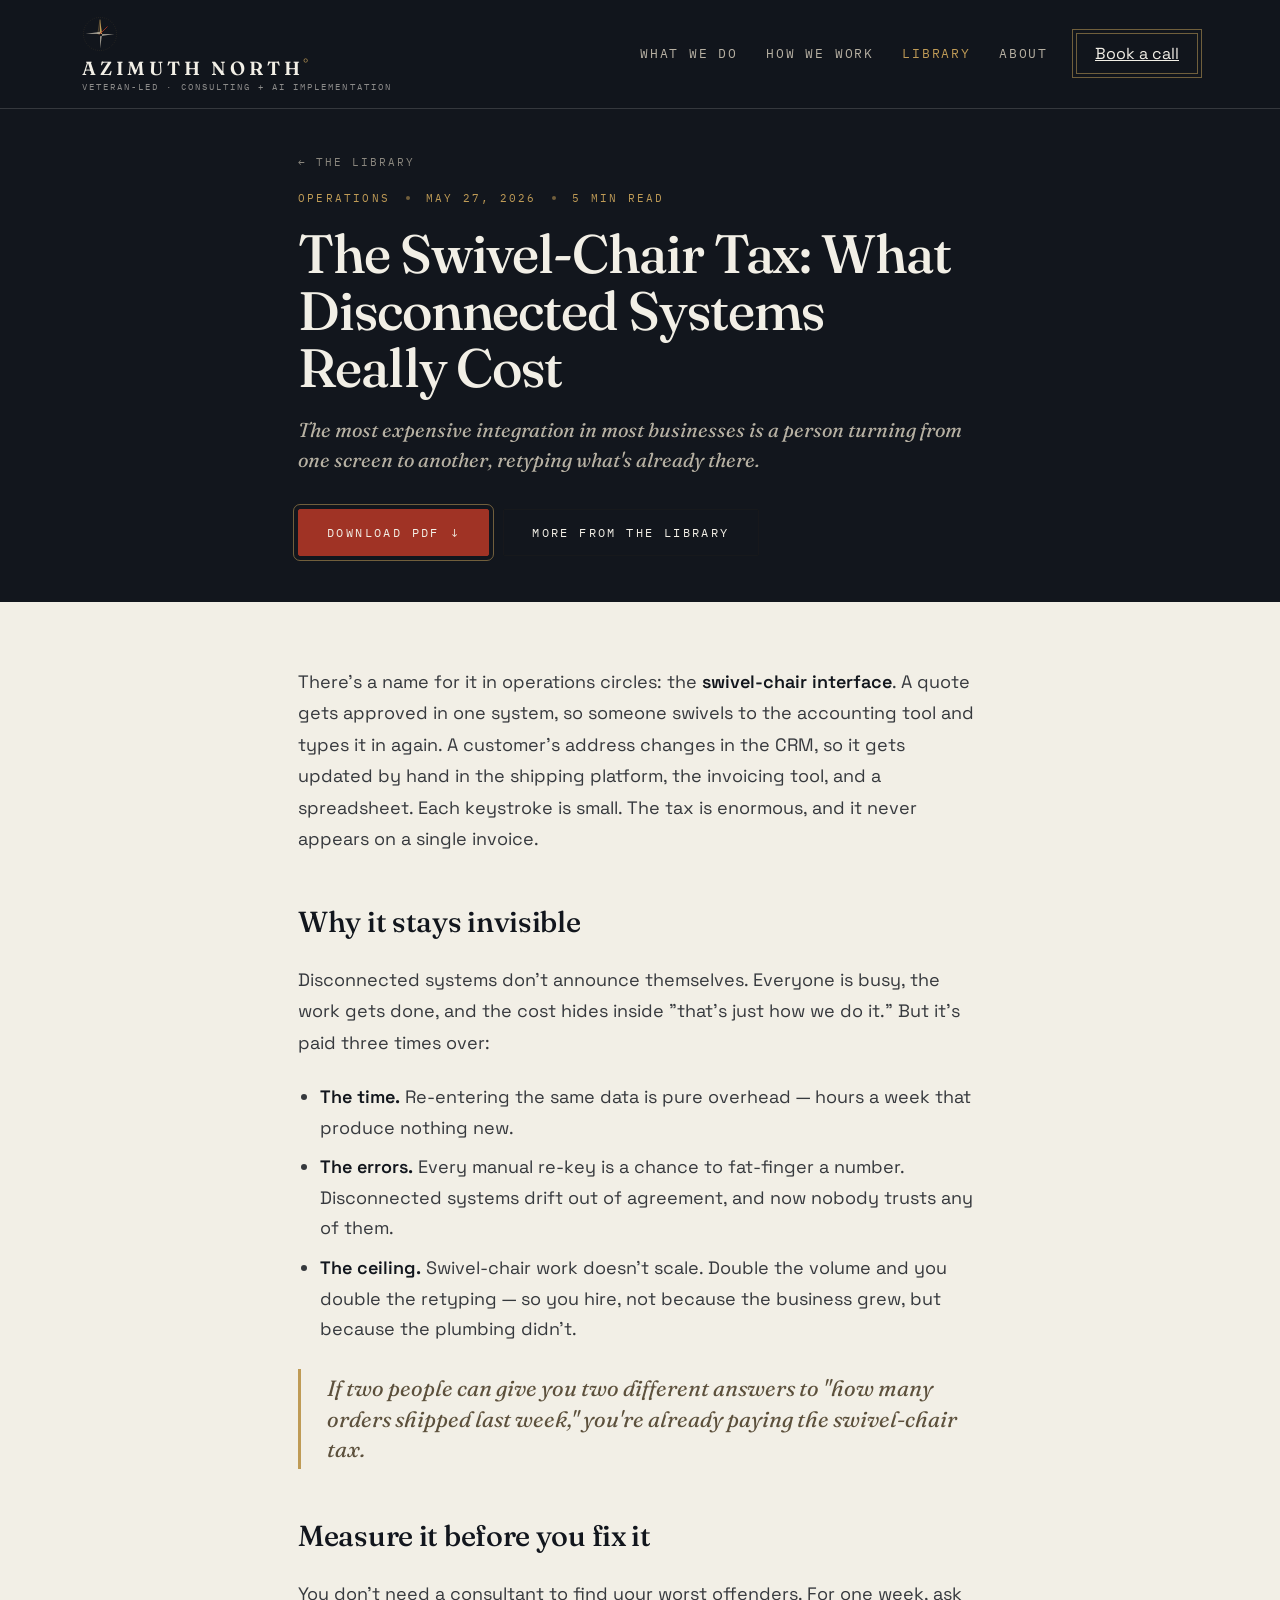
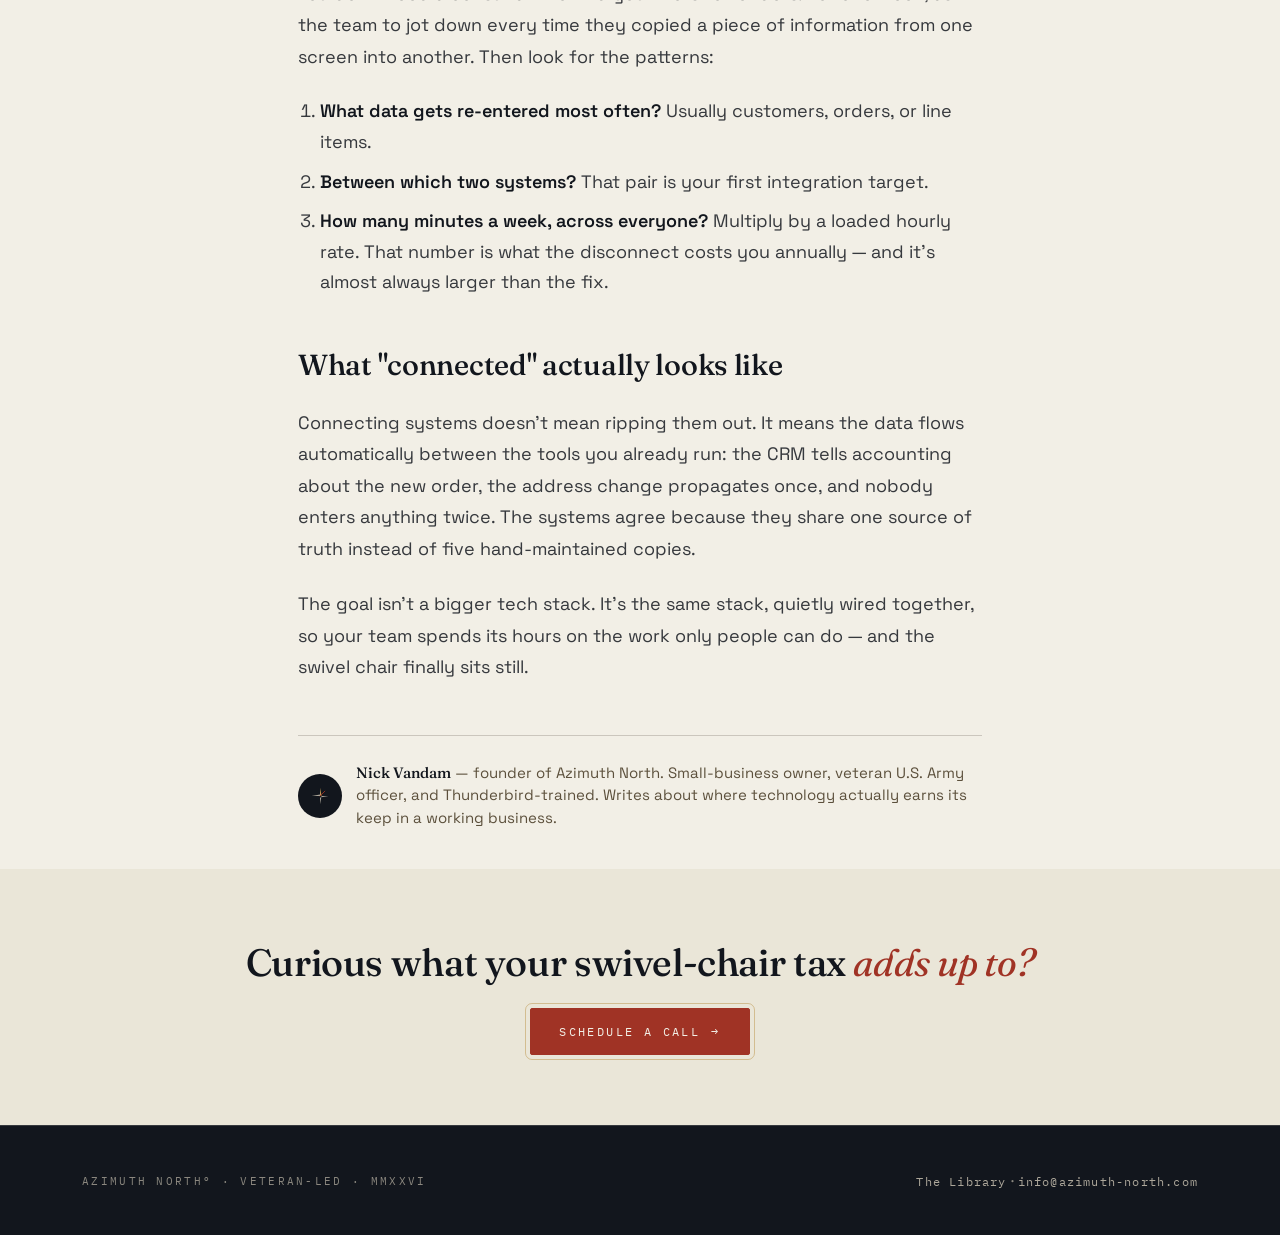
<file: articles/the-swivel-chair-tax.html>
<!DOCTYPE html>
<html lang="en">
<head>
<meta charset="UTF-8">
<meta name="viewport" content="width=device-width, initial-scale=1.0">
<title>The Swivel-Chair Tax: What Disconnected Systems Really Cost | Azimuth North</title>
<meta name="description" content="Re-keying the same data across disconnected tools never shows up on an invoice — yet it's one of the biggest hidden drags on a growing small or mid-size operation. How to find it and remove it.">
<meta name="keywords" content="systems integration, disconnected software, data re-entry cost, SMB operations, workflow automation, swivel chair">
<meta name="author" content="Nick Vandam">
<link rel="canonical" href="https://azimuth-north.com/articles/the-swivel-chair-tax.html">
<meta name="theme-color" content="#12161d">
<meta property="og:type" content="article">
<meta property="og:site_name" content="Azimuth North">
<meta property="og:title" content="The Swivel-Chair Tax: What Disconnected Systems Really Cost">
<meta property="og:description" content="The hidden cost of re-keying data between tools that don't talk — and how to measure it before you fix it.">
<meta property="og:url" content="https://azimuth-north.com/articles/the-swivel-chair-tax.html">
<meta property="article:published_time" content="2026-05-27">
<meta property="article:author" content="Nick Vandam">
<meta property="article:section" content="Operations">
<meta name="twitter:card" content="summary_large_image">
<meta name="twitter:title" content="The Swivel-Chair Tax: What Disconnected Systems Really Cost">
<meta name="twitter:description" content="The hidden cost of re-keying data between tools that don't talk — and how to measure it before you fix it.">
<link rel="icon" href="/favicon.svg" type="image/svg+xml">
<link rel="icon" href="/favicon-96.png" sizes="96x96" type="image/png">
<link rel="apple-touch-icon" href="/apple-touch-icon.png">
<link rel="manifest" href="/site.webmanifest">
<link rel="preconnect" href="https://fonts.googleapis.com">
<link rel="preconnect" href="https://fonts.gstatic.com" crossorigin>
<link href="https://fonts.googleapis.com/css2?family=Fraunces:ital,opsz,wght@0,9..144,400;0,9..144,500;0,9..144,600;1,9..144,400;1,9..144,500&family=Space+Grotesk:wght@400;500;600&family=IBM+Plex+Mono:wght@400;500&display=swap" rel="stylesheet">
<link rel="stylesheet" href="../assets/reader.css">
<script type="application/ld+json">
{"@context":"https://schema.org","@type":"Article","headline":"The Swivel-Chair Tax: What Disconnected Systems Really Cost","description":"Re-keying the same data across disconnected tools never shows up on an invoice — yet it's one of the biggest hidden drags on a growing small or mid-size operation.","datePublished":"2026-05-27","dateModified":"2026-05-27","author":{"@type":"Person","name":"Nick Vandam","url":"https://www.linkedin.com/in/nicholasvandam/"},"publisher":{"@type":"Organization","name":"Azimuth North","logo":{"@type":"ImageObject","url":"https://azimuth-north.com/icon-512.png"}},"mainEntityOfPage":{"@type":"WebPage","@id":"https://azimuth-north.com/articles/the-swivel-chair-tax.html"},"articleSection":"Operations","keywords":"systems integration, disconnected software, data re-entry cost"}
</script>
<script type="application/ld+json">
{"@context":"https://schema.org","@type":"BreadcrumbList","itemListElement":[{"@type":"ListItem","position":1,"name":"Home","item":"https://azimuth-north.com/"},{"@type":"ListItem","position":2,"name":"Library","item":"https://azimuth-north.com/library.html"},{"@type":"ListItem","position":3,"name":"The Swivel-Chair Tax","item":"https://azimuth-north.com/articles/the-swivel-chair-tax.html"}]}
</script>
<meta property="og:image" content="https://azimuth-north.com/og-image.png">
<meta property="og:image:width" content="1200">
<meta property="og:image:height" content="630">
<meta name="twitter:image" content="https://azimuth-north.com/og-image.png">
</head>
<body>

<nav id="nav">
  <div class="wrap">
    <a class="brand tap-target" href="../index.html" aria-label="Azimuth North home">
      <svg viewBox="0 0 100 100" aria-hidden="true"><circle cx="50" cy="50" r="46" fill="none" stroke="#bf9b56" stroke-width="1" opacity=".5" stroke-dasharray="1.5 4.5"/><path d="M50 10 L56 50 L50 50 Z" fill="#bf9b56"/><path d="M50 10 L44 50 L50 50 Z" fill="none" stroke="#bf9b56" stroke-width="1"/><path d="M50 90 L56 50 L50 50 Z M10 50 L50 44 L50 50 Z M90 50 L50 56 L50 50 Z" fill="#efe6d0" opacity=".6"/><line x1="50" y1="50" x2="70" y2="30" stroke="#a03325" stroke-width="2.5" stroke-linecap="round"/></svg>
      <span class="wm-stack"><span class="wm">AZIMUTH&nbsp;NORTH<sup class="deg">°</sup></span><span class="wm-sub">Veteran-Led · Consulting + AI Implementation</span></span>
    </a>
    <div class="nav-right">
      <div class="nav-links" id="navLinks">
        <a href="../index.html#capabilities">What we do</a>
        <a href="../index.html#process">How we work</a>
        <a href="../library.html" class="active">Library</a>
        <a href="../about.html">About</a>
      </div>
      <a href="https://cal.com/nicholas-vandam-gm8vid/30min" target="_blank" rel="noopener" class="nav-cta" data-cal-namespace="30min" data-cal-link="nicholas-vandam-gm8vid/30min" data-cal-config='{"layout":"month_view"}'>Book a call</a>
      <button class="nav-toggle" id="navToggle" type="button" aria-expanded="false" aria-controls="navLinks" aria-label="Open menu">
        <span></span><span></span><span></span>
      </button>
    </div>
  </div>
</nav>

<article>
<header class="article-head">
  <div class="reader-wrap">
    <a class="back" href="../library.html">← The Library</a>
    <div class="meta"><span>Operations</span><span class="dot"></span><time datetime="2026-05-27">May 27, 2026</time><span class="dot"></span><span>5 min read</span></div>
    <h1>The Swivel-Chair Tax: What Disconnected Systems Really Cost</h1>
    <p class="standfirst">The most expensive integration in most businesses is a person turning from one screen to another, retyping what's already there.</p>
    <div class="article-actions">
      <a class="btn btn-solid" href="the-swivel-chair-tax.pdf" download><span>Download PDF</span> <span>↓</span></a>
      <a class="btn btn-ghost on-dark" href="../library.html">More from the library</a>
    </div>
  </div>
</header>

<div class="article-body">
  <div class="reader-wrap prose">
    <p>There's a name for it in operations circles: the <strong>swivel-chair interface</strong>. A quote gets approved in one system, so someone swivels to the accounting tool and types it in again. A customer's address changes in the CRM, so it gets updated by hand in the shipping platform, the invoicing tool, and a spreadsheet. Each keystroke is small. The tax is enormous, and it never appears on a single invoice.</p>

    <h2>Why it stays invisible</h2>
    <p>Disconnected systems don't announce themselves. Everyone is busy, the work gets done, and the cost hides inside "that's just how we do it." But it's paid three times over:</p>
    <ul>
      <li><strong>The time.</strong> Re-entering the same data is pure overhead — hours a week that produce nothing new.</li>
      <li><strong>The errors.</strong> Every manual re-key is a chance to fat-finger a number. Disconnected systems drift out of agreement, and now nobody trusts any of them.</li>
      <li><strong>The ceiling.</strong> Swivel-chair work doesn't scale. Double the volume and you double the retyping — so you hire, not because the business grew, but because the plumbing didn't.</li>
    </ul>

    <blockquote>If two people can give you two different answers to "how many orders shipped last week," you're already paying the swivel-chair tax.</blockquote>

    <h2>Measure it before you fix it</h2>
    <p>You don't need a consultant to find your worst offenders. For one week, ask the team to jot down every time they copied a piece of information from one screen into another. Then look for the patterns:</p>
    <ol>
      <li><strong>What data gets re-entered most often?</strong> Usually customers, orders, or line items.</li>
      <li><strong>Between which two systems?</strong> That pair is your first integration target.</li>
      <li><strong>How many minutes a week, across everyone?</strong> Multiply by a loaded hourly rate. That number is what the disconnect costs you annually — and it's almost always larger than the fix.</li>
    </ol>

    <h2>What "connected" actually looks like</h2>
    <p>Connecting systems doesn't mean ripping them out. It means the data flows automatically between the tools you already run: the CRM tells accounting about the new order, the address change propagates once, and nobody enters anything twice. The systems agree because they share one source of truth instead of five hand-maintained copies.</p>
    <p>The goal isn't a bigger tech stack. It's the same stack, quietly wired together, so your team spends its hours on the work only people can do — and the swivel chair finally sits still.</p>

    <div class="byline">
      <span class="av"><svg width="22" height="22" viewBox="0 0 100 100" aria-hidden="true"><path d="M50 12 L57 50 L50 50 Z" fill="#bf9b56"/><path d="M50 88 L57 50 L50 50 Z M12 50 L50 43 L50 50 Z M88 50 L50 57 L50 50 Z" fill="#efe6d0" opacity=".7"/><line x1="50" y1="50" x2="72" y2="28" stroke="#a03325" stroke-width="4" stroke-linecap="round"/></svg></span>
      <span><b>Nick Vandam</b> — founder of Azimuth North. Small-business owner, veteran U.S. Army officer, and Thunderbird-trained. Writes about where technology actually earns its keep in a working business.</span>
    </div>
  </div>
</div>

<section class="article-cta">
  <div class="wrap">
    <h2>Curious what your swivel-chair tax <em>adds up to?</em></h2>
    <a class="btn btn-solid" href="https://cal.com/nicholas-vandam-gm8vid/30min" target="_blank" rel="noopener" data-cal-namespace="30min" data-cal-link="nicholas-vandam-gm8vid/30min" data-cal-config='{"layout":"month_view"}'><span>Schedule a call</span> <span>→</span></a>
  </div>
</section>
</article>

<footer>
  <div class="wrap">
    <span class="coords">AZIMUTH NORTH° · VETERAN-LED · MMXXVI</span>
    <span><a class="tap-target" href="../library.html">The Library</a> · <a class="tap-target" href="mailto:info@azimuth-north.com">info@azimuth-north.com</a></span>
  </div>
</footer>

<!-- mobile nav toggle -->
<script>
(function(){
  const navToggle = document.getElementById('navToggle');
  const navEl = document.getElementById('nav');
  if(!navToggle) return;
  navToggle.addEventListener('click', ()=>{
    const open = navEl.classList.toggle('open');
    navToggle.setAttribute('aria-expanded', open ? 'true' : 'false');
  });
  document.querySelectorAll('#navLinks a').forEach(a=>{
    a.addEventListener('click', ()=>{ navEl.classList.remove('open'); navToggle.setAttribute('aria-expanded','false'); });
  });
  document.addEventListener('keydown', e=>{
    if(e.key === 'Escape' && navEl.classList.contains('open')){
      navEl.classList.remove('open'); navToggle.setAttribute('aria-expanded','false'); navToggle.focus();
    }
  });
})();
</script>

<!-- Cal.com booking popup -->
<script>
(function (C, A, L) { let p = function (a, ar) { a.q.push(ar); }; let d = C.document; C.Cal = C.Cal || function () { let cal = C.Cal; let ar = arguments; if (!cal.loaded) { cal.ns = {}; cal.q = cal.q || []; d.head.appendChild(d.createElement("script")).src = A; cal.loaded = true; } if (ar[0] === L) { const api = function () { p(api, arguments); }; const namespace = ar[1]; api.q = api.q || []; if (typeof namespace === "string") { cal.ns[namespace] = cal.ns[namespace] || api; p(cal.ns[namespace], ar); p(cal, ["initNamespace", namespace]); } else p(cal, ar); return; } p(cal, ar); }; })(window, "https://app.cal.com/embed/embed.js", "init");
Cal("init", "30min", { origin: "https://cal.com" });
Cal.ns["30min"]("ui", { hideEventTypeDetails: false, layout: "month_view", cssVarsPerTheme: { dark: { "cal-brand": "#bf9b56" }, light: { "cal-brand": "#a03325" } } });
</script>
</body>
</html>
</file>
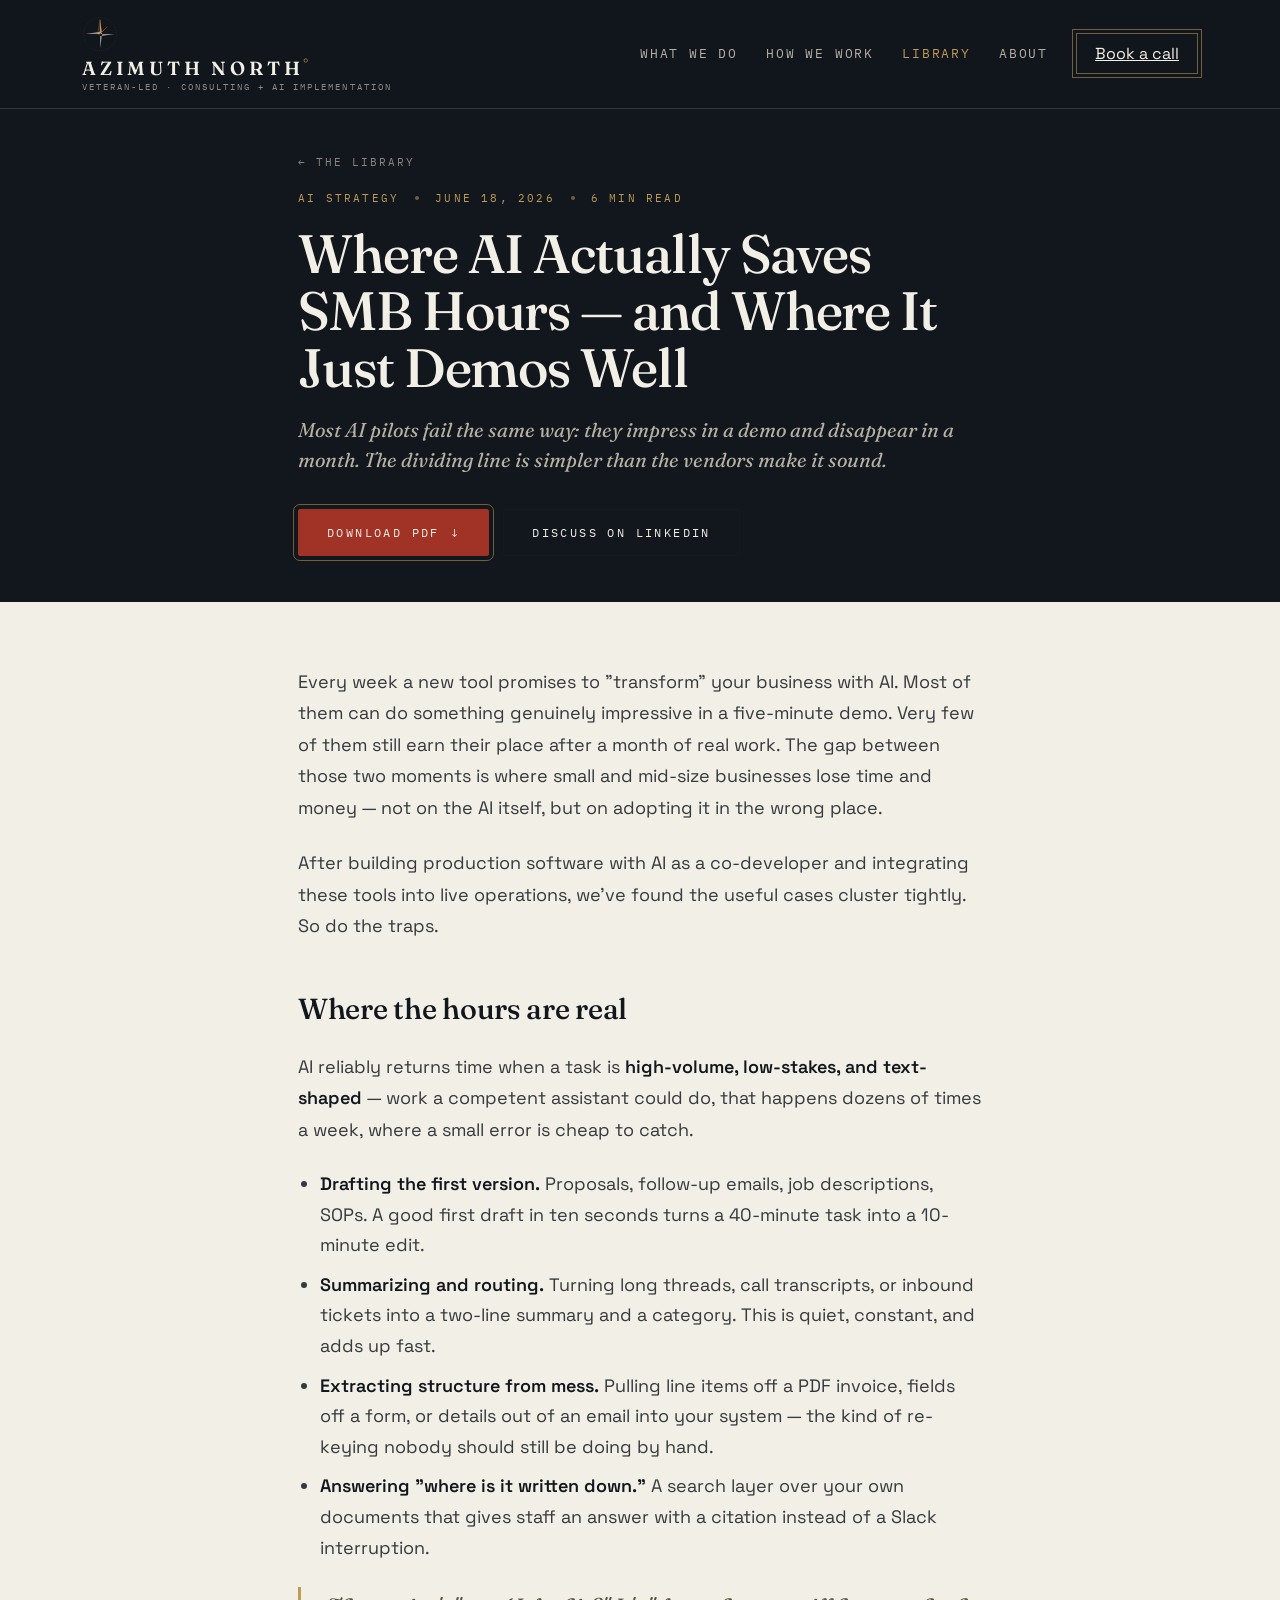
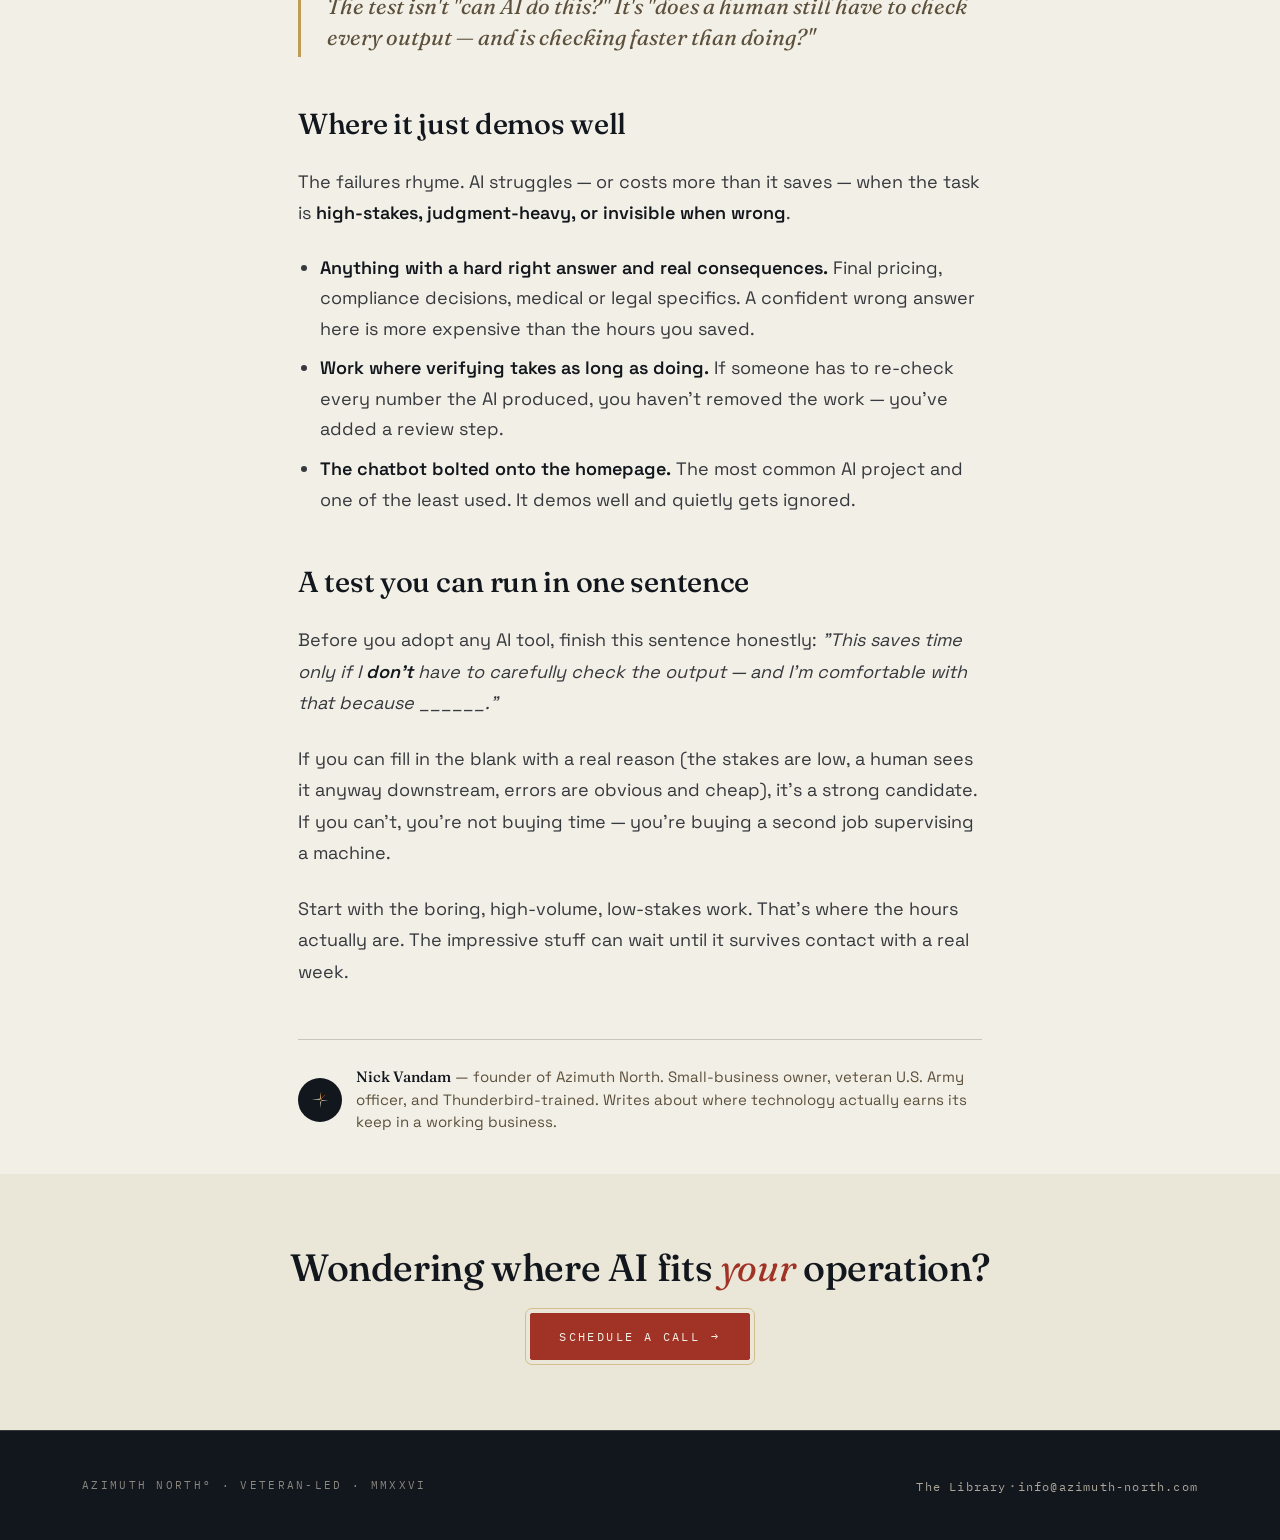
<file: articles/where-ai-saves-smb-hours.html>
<!DOCTYPE html>
<html lang="en">
<head>
<meta charset="UTF-8">
<meta name="viewport" content="width=device-width, initial-scale=1.0">
<title>Where AI Actually Saves SMB Hours — and Where It Just Demos Well | Azimuth North</title>
<meta name="description" content="A practical field guide for small and mid-size businesses: the tasks where AI reliably returns hours every week, and the ones where it quietly costs more than it saves.">
<meta name="keywords" content="AI for small business, AI ROI, SMB automation, where AI saves time, practical AI implementation">
<meta name="author" content="Nick Vandam">
<link rel="canonical" href="https://azimuth-north.com/articles/where-ai-saves-smb-hours.html">
<meta name="theme-color" content="#12161d">
<!-- Open Graph -->
<meta property="og:type" content="article">
<meta property="og:site_name" content="Azimuth North">
<meta property="og:title" content="Where AI Actually Saves SMB Hours — and Where It Just Demos Well">
<meta property="og:description" content="The tasks worth automating first, the ones that quietly cost more than they save, and a simple test for telling them apart.">
<meta property="og:url" content="https://azimuth-north.com/articles/where-ai-saves-smb-hours.html">
<meta property="article:published_time" content="2026-06-18">
<meta property="article:author" content="Nick Vandam">
<meta property="article:section" content="AI Strategy">
<!-- Twitter -->
<meta name="twitter:card" content="summary_large_image">
<meta name="twitter:title" content="Where AI Actually Saves SMB Hours — and Where It Just Demos Well">
<meta name="twitter:description" content="The tasks worth automating first, the ones that quietly cost more than they save, and a simple test for telling them apart.">
<link rel="icon" href="/favicon.svg" type="image/svg+xml">
<link rel="icon" href="/favicon-96.png" sizes="96x96" type="image/png">
<link rel="apple-touch-icon" href="/apple-touch-icon.png">
<link rel="manifest" href="/site.webmanifest">
<link rel="preconnect" href="https://fonts.googleapis.com">
<link rel="preconnect" href="https://fonts.gstatic.com" crossorigin>
<link href="https://fonts.googleapis.com/css2?family=Fraunces:ital,opsz,wght@0,9..144,400;0,9..144,500;0,9..144,600;1,9..144,400;1,9..144,500&family=Space+Grotesk:wght@400;500;600&family=IBM+Plex+Mono:wght@400;500&display=swap" rel="stylesheet">
<link rel="stylesheet" href="../assets/reader.css">
<script type="application/ld+json">
{"@context":"https://schema.org","@type":"Article","headline":"Where AI Actually Saves SMB Hours — and Where It Just Demos Well","description":"A practical field guide for small and mid-size businesses: the tasks where AI reliably returns hours every week, and the ones where it quietly costs more than it saves.","datePublished":"2026-06-18","dateModified":"2026-06-18","author":{"@type":"Person","name":"Nick Vandam","url":"https://www.linkedin.com/in/nicholasvandam/"},"publisher":{"@type":"Organization","name":"Azimuth North","logo":{"@type":"ImageObject","url":"https://azimuth-north.com/icon-512.png"}},"mainEntityOfPage":{"@type":"WebPage","@id":"https://azimuth-north.com/articles/where-ai-saves-smb-hours.html"},"articleSection":"AI Strategy","keywords":"AI for small business, AI ROI, SMB automation"}
</script>
<script type="application/ld+json">
{"@context":"https://schema.org","@type":"BreadcrumbList","itemListElement":[{"@type":"ListItem","position":1,"name":"Home","item":"https://azimuth-north.com/"},{"@type":"ListItem","position":2,"name":"Library","item":"https://azimuth-north.com/library.html"},{"@type":"ListItem","position":3,"name":"Where AI Actually Saves SMB Hours","item":"https://azimuth-north.com/articles/where-ai-saves-smb-hours.html"}]}
</script>
<meta property="og:image" content="https://azimuth-north.com/og-image.png">
<meta property="og:image:width" content="1200">
<meta property="og:image:height" content="630">
<meta name="twitter:image" content="https://azimuth-north.com/og-image.png">
</head>
<body>

<nav id="nav">
  <div class="wrap">
    <a class="brand tap-target" href="../index.html" aria-label="Azimuth North home">
      <svg viewBox="0 0 100 100" aria-hidden="true"><circle cx="50" cy="50" r="46" fill="none" stroke="#bf9b56" stroke-width="1" opacity=".5" stroke-dasharray="1.5 4.5"/><path d="M50 10 L56 50 L50 50 Z" fill="#bf9b56"/><path d="M50 10 L44 50 L50 50 Z" fill="none" stroke="#bf9b56" stroke-width="1"/><path d="M50 90 L56 50 L50 50 Z M10 50 L50 44 L50 50 Z M90 50 L50 56 L50 50 Z" fill="#efe6d0" opacity=".6"/><line x1="50" y1="50" x2="70" y2="30" stroke="#a03325" stroke-width="2.5" stroke-linecap="round"/></svg>
      <span class="wm-stack"><span class="wm">AZIMUTH&nbsp;NORTH<sup class="deg">°</sup></span><span class="wm-sub">Veteran-Led · Consulting + AI Implementation</span></span>
    </a>
    <div class="nav-right">
      <div class="nav-links" id="navLinks">
        <a href="../index.html#capabilities">What we do</a>
        <a href="../index.html#process">How we work</a>
        <a href="../library.html" class="active">Library</a>
        <a href="../about.html">About</a>
      </div>
      <a href="https://cal.com/nicholas-vandam-gm8vid/30min" target="_blank" rel="noopener" class="nav-cta" data-cal-namespace="30min" data-cal-link="nicholas-vandam-gm8vid/30min" data-cal-config='{"layout":"month_view"}'>Book a call</a>
      <button class="nav-toggle" id="navToggle" type="button" aria-expanded="false" aria-controls="navLinks" aria-label="Open menu">
        <span></span><span></span><span></span>
      </button>
    </div>
  </div>
</nav>

<article>
<header class="article-head">
  <div class="reader-wrap">
    <a class="back" href="../library.html">← The Library</a>
    <div class="meta"><span>AI Strategy</span><span class="dot"></span><time datetime="2026-06-18">June 18, 2026</time><span class="dot"></span><span>6 min read</span></div>
    <h1>Where AI Actually Saves SMB Hours — and Where It Just Demos Well</h1>
    <p class="standfirst">Most AI pilots fail the same way: they impress in a demo and disappear in a month. The dividing line is simpler than the vendors make it sound.</p>
    <div class="article-actions">
      <a class="btn btn-solid" href="where-ai-saves-smb-hours.pdf" download><span>Download PDF</span> <span>↓</span></a>
      <a class="btn btn-ghost on-dark" href="https://www.linkedin.com/in/nicholasvandam/" target="_blank" rel="noopener">Discuss on LinkedIn</a>
    </div>
  </div>
</header>

<div class="article-body">
  <div class="reader-wrap prose">
    <p>Every week a new tool promises to "transform" your business with AI. Most of them can do something genuinely impressive in a five-minute demo. Very few of them still earn their place after a month of real work. The gap between those two moments is where small and mid-size businesses lose time and money — not on the AI itself, but on adopting it in the wrong place.</p>
    <p>After building production software with AI as a co-developer and integrating these tools into live operations, we've found the useful cases cluster tightly. So do the traps.</p>

    <h2>Where the hours are real</h2>
    <p>AI reliably returns time when a task is <strong>high-volume, low-stakes, and text-shaped</strong> — work a competent assistant could do, that happens dozens of times a week, where a small error is cheap to catch.</p>
    <ul>
      <li><strong>Drafting the first version.</strong> Proposals, follow-up emails, job descriptions, SOPs. A good first draft in ten seconds turns a 40-minute task into a 10-minute edit.</li>
      <li><strong>Summarizing and routing.</strong> Turning long threads, call transcripts, or inbound tickets into a two-line summary and a category. This is quiet, constant, and adds up fast.</li>
      <li><strong>Extracting structure from mess.</strong> Pulling line items off a PDF invoice, fields off a form, or details out of an email into your system — the kind of re-keying nobody should still be doing by hand.</li>
      <li><strong>Answering "where is it written down."</strong> A search layer over your own documents that gives staff an answer with a citation instead of a Slack interruption.</li>
    </ul>

    <blockquote>The test isn't "can AI do this?" It's "does a human still have to check every output — and is checking faster than doing?"</blockquote>

    <h2>Where it just demos well</h2>
    <p>The failures rhyme. AI struggles — or costs more than it saves — when the task is <strong>high-stakes, judgment-heavy, or invisible when wrong</strong>.</p>
    <ul>
      <li><strong>Anything with a hard right answer and real consequences.</strong> Final pricing, compliance decisions, medical or legal specifics. A confident wrong answer here is more expensive than the hours you saved.</li>
      <li><strong>Work where verifying takes as long as doing.</strong> If someone has to re-check every number the AI produced, you haven't removed the work — you've added a review step.</li>
      <li><strong>The chatbot bolted onto the homepage.</strong> The most common AI project and one of the least used. It demos well and quietly gets ignored.</li>
    </ul>

    <h2>A test you can run in one sentence</h2>
    <p>Before you adopt any AI tool, finish this sentence honestly: <em>"This saves time only if I <strong>don't</strong> have to carefully check the output — and I'm comfortable with that because ______."</em></p>
    <p>If you can fill in the blank with a real reason (the stakes are low, a human sees it anyway downstream, errors are obvious and cheap), it's a strong candidate. If you can't, you're not buying time — you're buying a second job supervising a machine.</p>
    <p>Start with the boring, high-volume, low-stakes work. That's where the hours actually are. The impressive stuff can wait until it survives contact with a real week.</p>

    <div class="byline">
      <span class="av"><svg width="22" height="22" viewBox="0 0 100 100" aria-hidden="true"><path d="M50 12 L57 50 L50 50 Z" fill="#bf9b56"/><path d="M50 88 L57 50 L50 50 Z M12 50 L50 43 L50 50 Z M88 50 L50 57 L50 50 Z" fill="#efe6d0" opacity=".7"/><line x1="50" y1="50" x2="72" y2="28" stroke="#a03325" stroke-width="4" stroke-linecap="round"/></svg></span>
      <span><b>Nick Vandam</b> — founder of Azimuth North. Small-business owner, veteran U.S. Army officer, and Thunderbird-trained. Writes about where technology actually earns its keep in a working business.</span>
    </div>
  </div>
</div>

<section class="article-cta">
  <div class="wrap">
    <h2>Wondering where AI fits <em>your</em> operation?</h2>
    <a class="btn btn-solid" href="https://cal.com/nicholas-vandam-gm8vid/30min" target="_blank" rel="noopener" data-cal-namespace="30min" data-cal-link="nicholas-vandam-gm8vid/30min" data-cal-config='{"layout":"month_view"}'><span>Schedule a call</span> <span>→</span></a>
  </div>
</section>
</article>

<footer>
  <div class="wrap">
    <span class="coords">AZIMUTH NORTH° · VETERAN-LED · MMXXVI</span>
    <span><a class="tap-target" href="../library.html">The Library</a> · <a class="tap-target" href="mailto:info@azimuth-north.com">info@azimuth-north.com</a></span>
  </div>
</footer>

<!-- mobile nav toggle -->
<script>
(function(){
  const navToggle = document.getElementById('navToggle');
  const navEl = document.getElementById('nav');
  if(!navToggle) return;
  navToggle.addEventListener('click', ()=>{
    const open = navEl.classList.toggle('open');
    navToggle.setAttribute('aria-expanded', open ? 'true' : 'false');
  });
  document.querySelectorAll('#navLinks a').forEach(a=>{
    a.addEventListener('click', ()=>{ navEl.classList.remove('open'); navToggle.setAttribute('aria-expanded','false'); });
  });
  document.addEventListener('keydown', e=>{
    if(e.key === 'Escape' && navEl.classList.contains('open')){
      navEl.classList.remove('open'); navToggle.setAttribute('aria-expanded','false'); navToggle.focus();
    }
  });
})();
</script>

<!-- Cal.com booking popup -->
<script>
(function (C, A, L) { let p = function (a, ar) { a.q.push(ar); }; let d = C.document; C.Cal = C.Cal || function () { let cal = C.Cal; let ar = arguments; if (!cal.loaded) { cal.ns = {}; cal.q = cal.q || []; d.head.appendChild(d.createElement("script")).src = A; cal.loaded = true; } if (ar[0] === L) { const api = function () { p(api, arguments); }; const namespace = ar[1]; api.q = api.q || []; if (typeof namespace === "string") { cal.ns[namespace] = cal.ns[namespace] || api; p(cal.ns[namespace], ar); p(cal, ["initNamespace", namespace]); } else p(cal, ar); return; } p(cal, ar); }; })(window, "https://app.cal.com/embed/embed.js", "init");
Cal("init", "30min", { origin: "https://cal.com" });
Cal.ns["30min"]("ui", { hideEventTypeDetails: false, layout: "month_view", cssVarsPerTheme: { dark: { "cal-brand": "#bf9b56" }, light: { "cal-brand": "#a03325" } } });
</script>
</body>
</html>
</file>
<file: assets/reader.css>
/* Azimuth North — shared styles for the Library hub + article reader pages */
:root{
  --ink:#12161d;--ink-2:#1a2029;--paper:#f2efe6;--paper-2:#eae6d8;
  --brass:#bf9b56;--brass-dim:rgba(191,155,86,.55);--mint:#37d3b4;
  --oxblood:#a03325;--sepia:#5c503c;--line:rgba(46,38,26,.2);
  --line-dark:rgba(242,239,230,.16);
  --mono:'IBM Plex Mono',monospace;--serif:'Space Grotesk',sans-serif;--disp:'Fraunces',serif;
}
*{margin:0;padding:0;box-sizing:border-box}
html{scroll-behavior:smooth;overflow-x:hidden}
body{font-family:var(--serif);background:var(--paper);color:var(--ink);font-size:16px;-webkit-font-smoothing:antialiased}
.wrap{max-width:1180px;margin:0 auto;padding:0 32px}
.reader-wrap{max-width:748px;margin:0 auto;padding:0 32px}
::selection{background:var(--mint);color:var(--ink)}

/* ---------- nav (shared with home/about) ---------- */
nav{position:fixed;top:0;left:0;right:0;z-index:60;padding:16px 0;background:rgba(18,22,29,.9);backdrop-filter:blur(14px);border-bottom:1px solid var(--line-dark)}
nav .wrap{display:flex;align-items:center;justify-content:space-between}
.brand{display:flex;align-items:center;gap:13px;color:var(--paper);text-decoration:none}
.brand svg{width:36px;height:36px}
.brand .wm-stack{display:flex;flex-direction:column;gap:3px}
.brand .wm{font-family:var(--disp);font-weight:600;font-size:19px;letter-spacing:.2em;line-height:1}
.brand .deg{color:var(--brass);font-weight:400;font-size:.7em;vertical-align:.5em}
.brand .wm-sub{font-family:var(--mono);font-size:8.5px;letter-spacing:.24em;text-transform:uppercase;color:rgba(242,239,230,.55)}
.nav-right{display:flex;gap:28px;align-items:center}
.nav-links{display:flex;gap:28px;align-items:center}
.nav-links a{color:rgba(239,230,208,.75);text-decoration:none;font-size:13px;font-family:var(--mono);letter-spacing:.14em;text-transform:uppercase;transition:color .25s}
.nav-links a:hover,.nav-links a.active{color:var(--brass)}
.nav-cta{position:relative;border:1px solid var(--brass-dim);outline:1px solid var(--brass-dim);outline-offset:3px;padding:9px 18px;color:var(--paper) !important;transition:border-color .25s,background .25s}
.nav-cta::before{content:"";position:absolute;inset:-8px}
/* invisible tap-area expansion for small inline links (44x44px min touch target) */
.tap-target{position:relative;display:inline-block}
.tap-target::before{content:"";position:absolute;inset:-16px}
.nav-cta:hover{border-color:var(--brass);background:rgba(191,155,86,.12)}
.nav-toggle{display:none;background:none;border:none;padding:10px;cursor:pointer;flex-direction:column;gap:5px;width:44px;height:44px;align-items:center;justify-content:center;flex-shrink:0}
.nav-toggle span{display:block;width:22px;height:2px;background:var(--paper);transition:transform .3s cubic-bezier(.22,1,.36,1),opacity .2s}
nav.open .nav-toggle span:nth-child(1){transform:translateY(7px) rotate(45deg)}
nav.open .nav-toggle span:nth-child(2){opacity:0}
nav.open .nav-toggle span:nth-child(3){transform:translateY(-7px) rotate(-45deg)}
@media(max-width:900px){
  nav .wrap{position:relative}
  .brand .wm-sub{display:none}
  .nav-toggle{display:flex}
  .nav-links{position:absolute;top:100%;left:0;right:0;flex-direction:column;align-items:stretch;gap:0;background:rgba(18,22,29,.97);border-top:1px solid var(--line-dark);padding:6px 32px 18px;max-height:0;overflow:hidden;transition:max-height .35s cubic-bezier(.22,1,.36,1)}
  .nav-links a{padding:14px 0;border-bottom:1px solid var(--line-dark);font-size:14px}
  nav.open .nav-links{max-height:420px}
}
@media (prefers-reduced-motion:reduce){.nav-links{transition:none}.nav-toggle span{transition:none}}

/* ---------- buttons ---------- */
.btn{display:inline-flex;align-items:center;gap:11px;font-family:var(--mono);font-size:12px;letter-spacing:.2em;text-transform:uppercase;text-decoration:none;padding:15px 28px;border-radius:2px}
.btn-solid{background:var(--oxblood);color:var(--paper);border:1px solid var(--oxblood);outline:1px solid var(--brass-dim);outline-offset:4px;transition:background .3s,color .3s,border-color .3s}
.btn-solid:hover{background:var(--brass);color:var(--ink);border-color:var(--brass)}
.btn-ghost{color:inherit;border:1px solid var(--line);transition:border-color .25s,color .25s}
.btn-ghost:hover{border-color:var(--brass);color:var(--oxblood)}
.on-dark .btn-ghost{color:var(--paper);border-color:rgba(239,230,208,.35)}
.on-dark .btn-ghost:hover{border-color:var(--brass);color:var(--brass)}
.plate{font-family:var(--mono);font-size:11px;letter-spacing:.34em;text-transform:uppercase;display:flex;align-items:center;gap:16px;color:var(--brass)}
.plate::before{content:"";width:44px;height:1px;background:var(--brass-dim)}

/* ---------- library hub ---------- */
.lib-head{padding:158px 0 66px;background:var(--ink);color:var(--paper);position:relative;overflow:hidden}
.lib-head .wrap{position:relative;z-index:2}
.lib-head h1{font-family:var(--disp);font-weight:500;font-size:clamp(40px,5.4vw,70px);line-height:1.02;letter-spacing:-.02em;margin:22px 0 20px}
.lib-head h1 em{font-style:italic;font-weight:400;color:var(--brass)}
.lib-head p{font-size:18px;line-height:1.6;color:rgba(239,230,208,.72);max-width:620px}
.lib-body{padding:72px 0 120px;background:var(--paper-2)}
.lib-grid{display:grid;grid-template-columns:repeat(3,1fr);gap:22px}
.lib-card{display:flex;flex-direction:column;gap:14px;background:var(--paper);border:1px solid var(--line);padding:32px 28px 28px;text-decoration:none;color:inherit;position:relative;transition:transform .45s cubic-bezier(.22,1,.36,1),box-shadow .45s,border-color .45s}
.lib-card::after{content:"";position:absolute;inset:5px;border:1px solid transparent;transition:border-color .45s;pointer-events:none}
.lib-card:hover{transform:translateY(-8px);box-shadow:0 26px 48px -22px rgba(46,38,26,.4);border-color:var(--brass)}
.lib-card:hover::after{border-color:rgba(191,155,86,.4)}
.lib-card .k{font-family:var(--mono);font-size:10px;letter-spacing:.24em;text-transform:uppercase;color:var(--sepia);display:flex;justify-content:space-between;gap:10px}
.lib-card h2{font-family:var(--disp);font-size:21px;font-weight:500;line-height:1.22;color:var(--ink)}
.lib-card p{font-size:14.5px;line-height:1.6;color:rgba(18,22,29,.68);flex:1}
.lib-card .foot{display:flex;justify-content:space-between;align-items:center;font-family:var(--mono);font-size:11px;letter-spacing:.14em;text-transform:uppercase;color:var(--oxblood);margin-top:4px}
.lib-card:hover .foot{color:var(--sepia)}
.lib-card .pdf{color:var(--sepia)}
@media(max-width:900px){.lib-grid{grid-template-columns:1fr}}

/* ---------- article ---------- */
.article-head{padding:150px 0 46px;background:var(--ink);color:var(--paper)}
.back{display:inline-flex;gap:8px;font-family:var(--mono);font-size:11px;letter-spacing:.18em;text-transform:uppercase;color:rgba(239,230,208,.55);text-decoration:none;margin-bottom:22px}
.back:hover{color:var(--brass)}
.article-head .meta{font-family:var(--mono);font-size:11px;letter-spacing:.2em;text-transform:uppercase;color:var(--brass);display:flex;gap:16px;flex-wrap:wrap;align-items:center}
.article-head .meta .dot{width:4px;height:4px;border-radius:50%;background:var(--brass-dim)}
.article-head h1{font-family:var(--disp);font-weight:500;font-size:clamp(32px,4.4vw,54px);line-height:1.06;letter-spacing:-.02em;margin:20px 0 18px;max-width:22ch}
.article-head .standfirst{font-family:var(--disp);font-style:italic;font-size:20px;line-height:1.5;color:rgba(239,230,208,.75);max-width:60ch}
.article-actions{display:flex;gap:14px;flex-wrap:wrap;margin-top:34px}
.article-body{padding:64px 0 40px;background:var(--paper)}
.prose{font-size:18px;line-height:1.75;color:rgba(18,22,29,.84)}
.prose>*+*{margin-top:24px}
.prose h2{font-family:var(--disp);font-weight:500;font-size:29px;line-height:1.2;letter-spacing:-.01em;margin-top:50px;color:var(--ink)}
.prose h3{font-family:var(--disp);font-weight:500;font-size:22px;margin-top:36px;color:var(--ink)}
.prose strong{font-weight:600;color:var(--ink)}
.prose ul,.prose ol{padding-left:22px;display:grid;gap:9px}
.prose li{line-height:1.7}
.prose blockquote{border-left:3px solid var(--brass);padding:4px 0 4px 26px;font-family:var(--disp);font-style:italic;font-size:22px;line-height:1.4;color:var(--sepia)}
.prose a{color:var(--oxblood);text-decoration:underline;text-decoration-color:var(--brass-dim);text-underline-offset:3px}
.prose hr{border:0;height:1px;background:var(--line);margin:42px 0}
.byline{display:flex;align-items:center;gap:14px;margin-top:52px;padding-top:26px;border-top:1px solid var(--line);font-size:15px;line-height:1.5;color:var(--sepia)}
.byline .av{width:44px;height:44px;border-radius:50%;background:var(--ink);flex-shrink:0;display:flex;align-items:center;justify-content:center}
.byline b{font-family:var(--disp);font-weight:500;font-style:normal;color:var(--ink)}
.article-cta{background:var(--paper-2);padding:70px 0;text-align:center}
.article-cta h2{font-family:var(--disp);font-weight:500;font-size:clamp(26px,3.4vw,38px);letter-spacing:-.01em;margin-bottom:22px}
.article-cta h2 em{font-style:italic;font-weight:400;color:var(--oxblood)}

/* ---------- footer ---------- */
footer{background:var(--ink);color:rgba(239,230,208,.55);border-top:1px solid var(--line-dark);padding:44px 0}
footer .wrap{display:flex;justify-content:space-between;align-items:center;gap:20px;flex-wrap:wrap}
footer .coords{font-family:var(--mono);font-size:10.5px;letter-spacing:.22em;display:flex;align-items:center;gap:12px}
footer a{color:rgba(239,230,208,.7);text-decoration:none;font-family:var(--mono);font-size:12px;letter-spacing:.1em}
footer a:hover{color:var(--brass)}
:focus-visible{outline:2px solid var(--brass);outline-offset:3px}
@media(max-width:600px){footer .wrap{flex-direction:column;text-align:center}.reader-wrap,.wrap{padding:0 22px}.prose{font-size:16.5px}.article-head h1{font-size:clamp(28px,8vw,40px)}}

/* ---------- print / PDF export ---------- */
@media print{
  nav,.article-actions,.back,.article-cta,footer .coords svg{display:none !important}
  body{background:#fff;color:#12161d}
  .article-head{background:#fff;color:#12161d;padding:0 0 16px;border-bottom:1px solid #d9d2c2}
  .article-head .meta{color:#8a6d2f}
  .article-head .standfirst{color:#5c503c}
  .article-body{padding:22px 0;background:#fff}
  .prose{font-size:11.5pt;line-height:1.6;color:#1a1f28}
  .prose h2{font-size:16pt;margin-top:22pt}
  .prose blockquote{color:#5c503c}
  .reader-wrap{max-width:100%;padding:0}
  a{color:#a03325 !important;text-decoration:none}
  footer{background:#fff;color:#5c503c;border-color:#d9d2c2}
}
</file>
